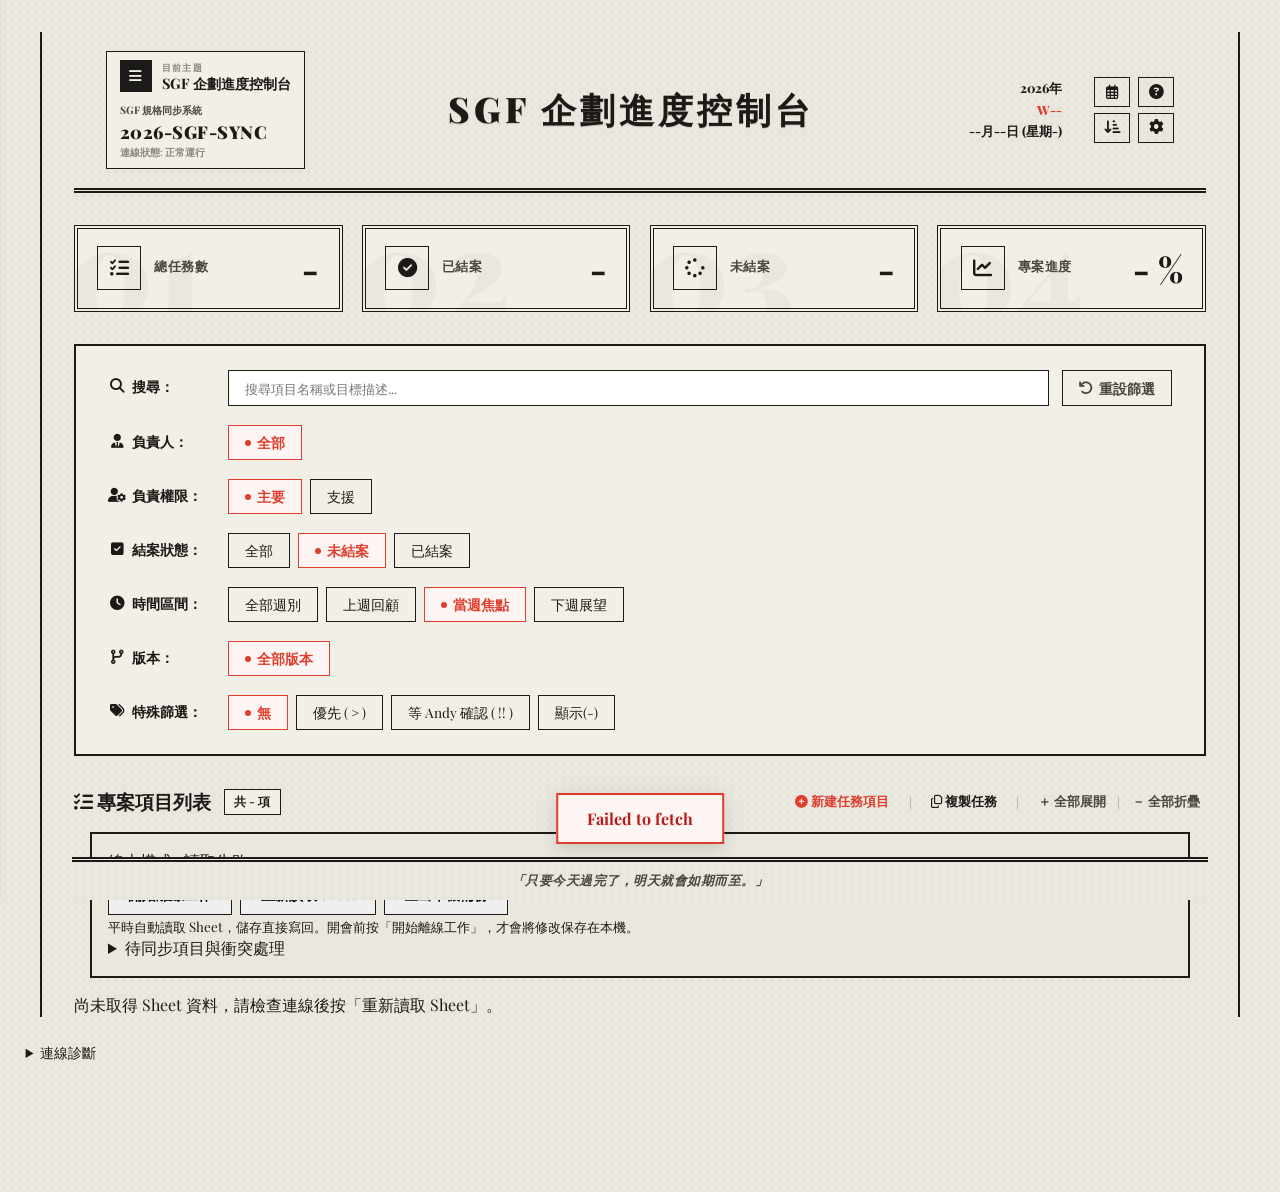
<file: index.html>
<!DOCTYPE html>
<html lang="zh-TW">
<head>
  <meta charset="UTF-8">
  <meta name="viewport" content="width=device-width, initial-scale=1.0">
  <title>SGF 企劃進度控制台</title>
  
  <!-- 導入 Google Fonts 美化字型 -->
  <link rel="preconnect" href="https://fonts.googleapis.com">
  <link rel="preconnect" href="https://fonts.gstatic.com" crossorigin>
  <link href="https://fonts.googleapis.com/css2?family=Inter:wght@300;400;500;600;700;800&family=Outfit:wght@300;400;500;600;700;800;900&family=Playfair+Display:ital,wght@0,700;0,900;1,700&display=swap" rel="stylesheet">
  
  <!-- FontAwesome 圖示 -->
  <link rel="stylesheet" href="https://cdnjs.cloudflare.com/ajax/libs/font-awesome/6.4.0/css/all.min.css">
  
  <!-- 核心報紙風 CSS 樣式 -->
  <link rel="stylesheet" href="style.css?v=1.2.3">
  
  <style>
    /* 鎖死里程碑 Modal 排版，不被任何舊 CSS 快取干擾 */
    #schedule-list-container {
      text-align: left !important;
    }
    
    .milestone-row {
      text-align: left !important;
      width: 100% !important;
      box-sizing: border-box !important;
    }
    
    .milestone-row:hover {
      background: rgba(28, 26, 23, 0.02) !important;
    }
    
    .milestone-row td {
      text-align: left !important;
      border: none !important;
      border-bottom: 1px dashed var(--border-color) !important;
      vertical-align: top !important;
      padding: 0.8rem 0.5rem !important;
    }

    /* 顯示容器：預設單行高，多行自動撐開 */
    .milestone-text-container {
      display: block !important;
      font-size: 0.92rem !important;
      line-height: 1.5 !important;
      white-space: pre-wrap !important;
      word-break: break-word !important;
      text-align: left !important;
      width: 100% !important;
      box-sizing: border-box !important;
    }

    /* 針對 Placeholder 強制設為單行高度，與日期/星期水平切齊 */
    .milestone-placeholder {
      display: inline-block !important;
      text-align: left !important;
      line-height: 1.5 !important;
      vertical-align: top !important;
      opacity: 0.5 !important;
    }
  </style>
</head>
<body data-dashboard-mode="multipage" data-dashboard-key="sgf">
  
  <!-- 背景發光粒子 (Aesthetic elements) -->
  <div class="bg-glow bg-glow-1"></div>
  <div class="bg-glow bg-glow-2"></div>

  <!-- 使用說明視窗 (Help Modal - 全域 fixed) -->
  <div id="help-modal" class="modal">
    <div class="modal-content" style="max-width: 550px; font-family: var(--font-main);">
      <h3 style="margin-top: 0; font-size: 1.25rem; font-weight: 700; border-bottom: 1px solid var(--border-color); padding-bottom: 0.8rem; display: flex; align-items: center; gap: 0.5rem;">
        <i class="fa-solid fa-circle-question" style="color: var(--accent-red);"></i> 控制台使用說明
      </h3>
      <div style="font-size: 0.9rem; line-height: 1.6; color: var(--text-primary); max-height: 380px; overflow-y: auto; padding-right: 0.5rem; text-align: left;">
        <p style="margin-top: 0; font-weight: 700;">歡迎使用 SGF 企劃進度控制台！以下是網頁操作功能說明：</p>
        <ul style="padding-left: 1.2rem; margin-bottom: 1.2rem;">
          <li style="margin-bottom: 0.6rem;">
            <strong>任務編輯</strong>：點擊列表最右側的 <strong>🖊️ 編輯</strong> 按鈕，可拉出右側編輯抽屜。
          </li>
          <li style="margin-bottom: 0.6rem;">
            <strong>名稱與 ID 寫回</strong>：您可以直接在抽屜頂部修改<strong>「專案項目名稱」</strong>，或修改下方<strong>「ID 欄位」</strong>，系統會自動在保存時寫回 Google 試算表對應位置。
          </li>
          <li style="margin-bottom: 0.6rem;">
            <strong>超連結公式防護</strong>：修改專案項目名稱時，Google 試算表 C 欄上的 <strong>HYPERLINK 超連結公式將會被完整保留</strong>，不被覆蓋。
          </li>
          <li style="margin-bottom: 0.6rem;">
            <strong>變更安全防手滑</strong>：若您在抽屜內修改過任何內容，點擊抽屜外部或叉叉離開時，系統會<strong>自動彈出對話框詢問</strong>是否放棄。若要直接離開，可點擊右下角<strong>「放棄修改」</strong>按鈕。
          </li>
          <li style="margin-bottom: 0.6rem;">
            <strong>進度狀態唯讀</strong>：類型、完成度、進度百分比是由 Google 試算表公式自動計算產生的，網頁上為唯讀展示。
          </li>
        </ul>
        
        <p style="margin-top: 1rem; margin-bottom: 0.4rem; font-weight: 700; border-top: 1px dashed var(--border-color); padding-top: 0.8rem; color: var(--accent-red); display: flex; align-items: center; gap: 0.3rem;"><i class="fa-solid fa-key"></i> Google Sheet API 取得與部署步驟：</p>
        <ol style="padding-left: 1.2rem; margin-top: 0; margin-bottom: 1.2rem; font-size: 0.85rem; line-height: 1.5; color: var(--text-secondary);">
          <li style="margin-bottom: 0.4rem;">開啟專案 Google Sheet 試算表 ➡️ 點選選單的<strong>「擴充功能」</strong> ➡️ 選擇<strong>「Apps Script」</strong>。</li>
          <li style="margin-bottom: 0.4rem;">清空原有程式碼，將專案的 <code>google-apps-script.js</code> 全部貼入。</li>
          <li style="margin-bottom: 0.4rem;">點選右上角<strong>「部署」</strong> ➡️ 選擇<strong>「新增部署」</strong>。</li>
          <li style="margin-bottom: 0.4rem;">點擊齒輪圖示，設定類型為<strong>「網頁應用程式」</strong>。</li>
          <li style="margin-bottom: 0.4rem;">設定「執行身分」為<strong>「我 (您的帳號)」</strong>，且「誰有權限存取」設為<strong>「任何人 (Anyone)」</strong> ── <i>這一步非常重要，否則網頁無法存取 API</i>。</li>
          <li style="margin-bottom: 0.4rem;">點擊<strong>「部署」</strong>，並授權權限後，複製畫面上產生的<strong>「網頁應用程式網址 (Web app URL)」</strong>。</li>
          <li style="margin-bottom: 0.4rem;">回到此網頁點點擊右上角 <i class="fa-solid fa-gear"></i> 設定，將該 URL 貼上並儲存即可！密鑰金鑰預設為 <code>SGF_SECURE_TOKEN_2026</code>。</li>
        </ol>

        <div style="background: rgba(28, 26, 23, 0.03); border: 1px dashed var(--border-color); padding: 0.8rem; font-size: 0.85rem; color: var(--text-secondary);">
          <span style="font-weight: 700; color: var(--accent-red);"><i class="fa-solid fa-circle-info"></i> 小提示</span>：
          點擊右上角的 <i class="fa-solid fa-arrows-rotate"></i> 按鈕，即可隨時手動重新載入 Google Sheet 最新的連動公式計算數據。
        </div>
      </div>
      <div class="modal-actions" style="margin-top: 0.5rem;">
        <button id="close-help-btn" class="btn btn-config-gear" style="width: 100%; justify-content: center; font-size: 0.95rem; padding: 0.6rem 0;">我知道了</button>
      </div>
    </div>
  </div>

  <!-- 專案時程里程碑視窗 (Schedule Modal - 全域 fixed) -->
  <div id="schedule-modal" class="modal">
    <div class="modal-content" style="max-width: 650px; width: 92vw; max-height: 85vh; padding: 2.2rem; font-family: var(--font-main); display: flex; flex-direction: column;">
      <!-- 右上角關閉按鈕 -->
      <button id="close-schedule-btn" class="modal-close-btn" title="關閉">&times;</button>
      
      <h3 style="margin-top: 0; font-size: 1.25rem; font-weight: 700; border-bottom: 1px solid var(--border-color); padding-bottom: 0.8rem; display: flex; align-items: center; justify-content: space-between; gap: 0.5rem; flex-shrink: 0;">
        <span style="display: flex; align-items: center; gap: 0.5rem;">
          <i class="fa-regular fa-calendar-days" style="color: var(--accent-red);"></i> 專案時程目標
        </span>
        <!-- 時程篩選選單 -->
        <div style="display: flex; gap: 0.3rem; font-size: 0.85rem; font-weight: 400; align-items: center;">
          <select id="schedule-year-select" style="padding: 0.2rem; font-family: var(--font-main); border: 1px solid var(--border-color); background: transparent;">
            <option value="2026">2026年</option>
            <option value="2027">2027年</option>
          </select>
          <select id="schedule-month-select" style="padding: 0.2rem; font-family: var(--font-main); border: 1px solid var(--border-color); background: transparent;">
            <option value="01">1月</option>
            <option value="02">2月</option>
            <option value="03">3月</option>
            <option value="04">4月</option>
            <option value="05">5月</option>
            <option value="06">6月</option>
            <option value="07">7月</option>
            <option value="08">8月</option>
            <option value="09">9月</option>
            <option value="10">10月</option>
            <option value="11">11月</option>
            <option value="12">12月</option>
          </select>
          <button id="schedule-prev-week-btn" title="上一週" style="display: inline-flex; align-items: center; justify-content: center; width: 24px; height: 24px; padding: 0 !important; border: 1px solid var(--border-color) !important; background: transparent !important; cursor: pointer; margin-left: 0.2rem; box-sizing: border-box; -webkit-appearance: none; appearance: none;">
            <i class="fa-solid fa-chevron-left" style="font-size: 0.75rem; color: var(--text-primary);"></i>
          </button>
          <select id="schedule-week-select" style="padding: 0.2rem; font-family: var(--font-main); border: 1px solid var(--border-color); background: transparent; height: 24px; box-sizing: border-box;">
            <option value="all">整月</option>
          </select>
          <button id="schedule-next-week-btn" title="下一週" style="display: inline-flex; align-items: center; justify-content: center; width: 24px; height: 24px; padding: 0 !important; border: 1px solid var(--border-color) !important; background: transparent !important; cursor: pointer; box-sizing: border-box; -webkit-appearance: none; appearance: none;">
            <i class="fa-solid fa-chevron-right" style="font-size: 0.75rem; color: var(--text-primary);"></i>
          </button>
        </div>
      </h3>

      <!-- 里程碑大事記時間軸列表 -->
      <div id="schedule-list-container" style="max-height: 700px; flex: 1; overflow-y: auto; padding-right: 0.5rem; display: flex; flex-direction: column; gap: 1rem; margin-top: 1rem;">
        <!-- JS 動態生成 -->
      </div>
    </div>
  </div>

  <!-- 專案里程碑目標迷你編輯彈窗 (Mini Modal - 全域 fixed) -->
  <div id="milestone-edit-modal" class="modal" style="z-index: 10800 !important;">
    <div class="modal-content glass-card" style="width: 480px; max-width: 90vw; padding: 2rem;">
      <h3 style="margin-top: 0; font-size: 1.2rem; font-weight: 700; border-bottom: 1px solid var(--border-color); padding-bottom: 0.8rem;">
        <i class="fa-solid fa-pen-to-square" style="color: var(--accent-red);"></i> 修改當日專案目標
      </h3>
      <div id="milestone-edit-date-display" style="font-size: 0.88rem; font-weight: 700; color: var(--text-secondary); margin-bottom: 1rem;">
        編輯日期：--/--/-- (星期-)
      </div>
      <div class="form-group" style="margin-bottom: 0.8rem;">
        <label for="milestone-edit-textarea" style="display: block; margin-bottom: 0.3rem; font-weight: 700;">專案目標（F欄）</label>
        <textarea id="milestone-edit-textarea" rows="4" placeholder="請輸入當日里程碑目標內容...支援 Ctrl + Enter 儲存" style="width: 100%; font-family: var(--font-main); padding: 0.6rem; border: 1px solid var(--border-color); background: transparent; color: var(--text-primary); resize: vertical; box-sizing: border-box;"></textarea>
      </div>
      <div class="form-group" style="margin-bottom: 1.5rem;">
        <label for="milestone-edit-column-h" style="display: block; margin-bottom: 0.3rem; font-weight: 700;">補充內容（H欄）</label>
        <textarea id="milestone-edit-column-h" rows="3" placeholder="請輸入時程 H 欄內容..." style="width: 100%; font-family: var(--font-main); padding: 0.6rem; border: 1px solid var(--border-color); background: transparent; color: var(--text-primary); resize: vertical; box-sizing: border-box;"></textarea>
      </div>
      <div style="display: flex; gap: 1rem; justify-content: flex-end;">
        <button id="cancel-milestone-modal-btn" class="btn" style="background: transparent; border: 1px solid var(--border-color); color: var(--text-secondary); padding: 0.5rem 1.2rem; cursor: pointer; font-weight: 700;">取消</button>
        <button id="save-milestone-modal-btn" class="btn btn-primary" style="padding: 0.5rem 1.5rem; font-weight: 700;">儲存變更</button>
      </div>
    </div>
  </div>

  <div id="setup-modal" class="modal">
    <div class="modal-content glass-card" style="position: relative; width: 450px; max-width: 90vw; padding: 2rem;">
      <!-- 右上角關閉按鈕 -->
      <button id="close-modal-btn" class="modal-close-btn" title="關閉">&times;</button>
      
      <h2><i class="fa-solid fa-gears"></i> 連線 API 設定</h2>
      <p style="font-size: 0.85rem; color: var(--text-secondary); line-height: 1.4; margin-bottom: 1.2rem;">
        需要連接您的 Google Apps Script API 讀取與寫入資料。
      </p>
      
      <div class="input-group">
        <label for="gas-url">Google Apps Script Web App URL</label>
        <input type="text" id="gas-url" placeholder="https://script.google.com/macros/s/.../exec" autocomplete="off">
      </div>
      
      <div class="input-group">
        <label for="api-key">金鑰 (API Key)</label>
        <input type="password" id="api-key" value="SGF_SECURE_TOKEN_2026" placeholder="請輸入您在 Apps Script 設定的金鑰">
      </div>

      <!-- 按鈕組：儲存與取消 -->
      <div class="modal-actions" style="display: flex; gap: 1rem; margin-top: 0.5rem;">
        <button id="save-config-btn" class="btn btn-gouga" style="flex: 1; justify-content: center; font-size: 0.95rem; padding: 0.6rem 0;">儲存並連線</button>
        <button id="cancel-config-btn" class="btn btn-config-gear" style="flex: 1; justify-content: center; font-size: 0.95rem; padding: 0.6rem 0;">取消</button>
      </div>
    </div>
  </div>

  <!-- 報紙實體紙張容器 (Page-like Container) -->
  <main class="page-container theme-view theme-view-sgf">
    <!-- Header (100% 還原讀賣新聞報頭風格) -->
    <header class="app-header">
      <!-- 左側：系統資訊框 (模仿報紙訂閱熱線) -->
      <div class="header-ad-box">
        <button id="theme-toggle-btn" class="theme-toggle-btn" data-theme-toggle type="button" aria-expanded="false" aria-controls="theme-drawer" title="切換追蹤主題">
          <span class="theme-toggle-icon" aria-hidden="true"><i class="fa-solid fa-bars"></i></span>
          <span class="theme-toggle-copy">
            <span class="theme-toggle-label">目前主題</span>
            <strong id="current-theme-label">SGF 企劃進度控制台</strong>
          </span>
        </button>
        <span class="ad-label">SGF 規格同步系統</span>
        <span class="ad-phone">2026-SGF-SYNC</span>
        <span class="ad-url">連線狀態: 正常運行</span>
      </div>
      
      <!-- 中央：巨幅報名標題 -->
      <div class="header-center-title">
        <h1>SGF 企劃進度控制台</h1>
      </div>
    
      <!-- 右側：發行日期與號外按鈕 -->
      <div class="header-right-meta">
        <div class="newspaper-meta-box">
          <span class="meta-val">2026年</span>
          <span class="meta-val" id="meta-current-week">W--</span>
          <span class="meta-val" id="meta-today-date">--月--日 (星期-)</span>
        </div>
        
        <!-- 系統控制按鈕組 (第一行: 日曆、使用說明；第二行: 刷新、設定) -->
        <div class="header-control-grid" style="display: grid; grid-template-columns: repeat(2, auto); gap: 0.35rem 0.5rem; align-items: center;">
          <!-- 第一行 -->
          <button id="schedule-btn" class="btn" title="專案時程里程碑">
            <i class="fa-regular fa-calendar-days"></i>
          </button>
          <button id="help-btn" class="btn" title="使用說明">
            <i class="fa-solid fa-circle-question"></i>
          </button>
          <!-- 第二行 (已改為自動排序試算表並重新載入) -->
          <button id="refresh-btn" class="btn" title="自動排序試算表並重新整理載入最新進度 (manualSortTasks)">
            <i class="fa-solid fa-arrow-down-short-wide"></i>
          </button>
          <button id="config-btn" class="btn" title="設定連線資訊">
            <i class="fa-solid fa-gear"></i>
          </button>
        </div>
      </div>
    </header>

    <main class="dashboard-layout">
      
      <!-- Stats Cards (新聞專欄 Featured Box 風格) -->
      <section class="stats-container">
        <div class="stat-card glass-card">
          <div class="stat-card-left">
            <div class="stat-icon icon-flat"><i class="fa-solid fa-list-check"></i></div>
            <div class="stat-info">
              <h3>總任務數</h3>
            </div>
          </div>
          <p id="stat-total-tasks" class="stat-value">-</p>
        </div>
        <div class="stat-card glass-card">
          <div class="stat-card-left">
            <div class="stat-icon icon-flat"><i class="fa-solid fa-circle-check"></i></div>
            <div class="stat-info">
              <h3>已結案</h3>
            </div>
          </div>
          <p id="stat-completed-tasks" class="stat-value">-</p>
        </div>
        <div class="stat-card glass-card">
          <div class="stat-card-left">
            <div class="stat-icon icon-flat"><i class="fa-solid fa-spinner"></i></div>
            <div class="stat-info">
              <h3>未結案</h3>
            </div>
          </div>
          <p id="stat-pending-tasks" class="stat-value">-</p>
        </div>
        <div class="stat-card glass-card">
          <div class="stat-card-left">
            <div class="stat-icon icon-flat"><i class="fa-solid fa-chart-line"></i></div>
            <div class="stat-info">
              <h3>專案進度</h3>
            </div>
          </div>
          <p id="stat-overall-progress" class="stat-value">- %</p>
        </div>
      </section>

      <!-- 快速篩選列 (Filters) -->
      <section class="filter-bar glass-card">
        <div class="filter-group-vertical">
          <!-- 搜尋 row -->
          <div class="filter-row">
            <div class="filter-label"><i class="fa-solid fa-magnifying-glass fa-fw"></i> 搜尋：</div>
            <div class="filter-content" style="display: flex; gap: 0.8rem; align-items: center; width: 100%;">
              <input type="text" id="search-input" placeholder="搜尋項目名稱或目標描述..." autocomplete="off" style="flex: 1; height: 36px; box-sizing: border-box; margin: 0;">
              <button id="reset-filters-btn" class="btn" style="background: transparent; border: 1px solid var(--border-color); color: var(--text-secondary); height: 36px; padding: 0 1rem; font-weight: 700; display: inline-flex; align-items: center; gap: 0.4rem; cursor: pointer; flex-shrink: 0; transition: all 0.15s ease; box-sizing: border-box; margin: 0;" title="恢復預設篩選條件">
                <i class="fa-solid fa-arrow-rotate-left"></i> 重設篩選
              </button>
            </div>
          </div>
          
          <!-- 負責人 row -->
          <div class="filter-row">
            <div class="filter-label"><i class="fa-solid fa-user-tie fa-fw"></i> 負責人：</div>
            <div class="filter-content">
              <div id="owner-chips" class="chip-container">
                <button class="chip active" data-owner="all">全部</button>
              </div>
            </div>
          </div>
          
          <!-- 負責權限 row -->
          <div class="filter-row">
            <div class="filter-label"><i class="fa-solid fa-user-gear fa-fw"></i> 負責權限：</div>
            <div class="filter-content">
              <div id="role-chips" class="chip-container">
                <button class="chip active" data-role="primary">主要</button>
                <button class="chip" data-role="support">支援</button>
              </div>
            </div>
          </div>
          
          <!-- 結案狀態 row -->
          <div class="filter-row">
            <div class="filter-label"><i class="fa-solid fa-square-check fa-fw"></i> 結案狀態：</div>
            <div class="filter-content">
              <div id="status-chips" class="chip-container">
                <button class="chip" data-status="all">全部</button>
                <button class="chip active" data-status="pending">未結案</button>
                <button class="chip" data-status="completed">已結案</button>
              </div>
            </div>
          </div>

          <!-- 時間區間 row -->
          <div class="filter-row">
            <div class="filter-label"><i class="fa-solid fa-clock fa-fw"></i> 時間區間：</div>
            <div class="filter-content">
              <div id="time-chips" class="chip-container">
                <button class="chip" data-time="all">全部週別</button>
                <button class="chip" data-time="last">上週回顧</button>
                <button class="chip active" data-time="current">當週焦點</button>
                <button class="chip" data-time="next">下週展望</button>
              </div>
            </div>
          </div>

          <!-- 版本篩選 row -->
          <div class="filter-row">
            <div class="filter-label"><i class="fa-solid fa-code-branch fa-fw"></i> 版本：</div>
            <div class="filter-content">
              <div id="version-chips" class="chip-container">
                <button class="chip active" data-version="all">全部版本</button>
              </div>
            </div>
          </div>

          <!-- 特殊篩選 row -->
          <div class="filter-row">
            <div class="filter-label"><i class="fa-solid fa-tags fa-fw"></i> 特殊篩選：</div>
            <div class="filter-content">
              <div id="special-chips" class="chip-container">
                <button class="chip active" data-special="all">無</button>
                <button class="chip" data-special="priority">優先 ( &gt; )</button>
                <button class="chip" data-special="andy">等 Andy 確認 ( !! )</button>
                <button class="chip" data-special="dash">顯示(-)</button>
              </div>
            </div>
          </div>
        </div>
      </section>

      <!-- 任務清單區 -->
      <section class="task-section">
        <div class="task-list-header">
          <div style="display: flex; align-items: center; gap: 0.8rem;">
            <h2><i class="fa-solid fa-list-check"></i> 專案項目列表</h2>
            <span id="filtered-count" class="badge">共 - 項</span>
          </div>
          <!-- 展開與折疊控制器 -->
          <div class="accordion-controls">
            <button id="add-task-btn" class="btn-link-action" style="color: var(--accent-red) !important; font-weight: 700 !important; margin-right: 0.5rem;"><i class="fa-solid fa-circle-plus"></i> 新建任務項目</button>
            <span class="divider-slash" style="margin-right: 0.5rem;">|</span>
            <button id="copy-tasks-btn" class="btn-link-action" style="color: var(--primary) !important; font-weight: 700 !important; margin-right: 0.5rem;"><i class="fa-regular fa-copy"></i> 複製任務</button>
            <span class="divider-slash" style="margin-right: 0.5rem;">|</span>
            <button id="expand-all-btn" class="btn-link-action">＋ 全部展開</button>
            <span class="divider-slash">|</span>
            <button id="collapse-all-btn" class="btn-link-action">－ 全部折疊</button>
          </div>
        </div>
        
        <!-- 鎖定特定分類的專注模式提示欄 -->
        <div id="group-filter-indicator" style="display: none; align-items: center; gap: 0.5rem; margin-bottom: 0.8rem; padding: 0.5rem 0.8rem; background: rgba(183, 28, 28, 0.04); border: 1px dashed var(--accent-red); font-size: 0.88rem; color: var(--accent-red); font-family: var(--font-main); box-sizing: border-box;">
          <i class="fa-solid fa-eye"></i> 正在專注看分類：<strong id="focused-group-name">--</strong>
          <button id="clear-group-filter-btn" class="btn-link-action" style="color: var(--text-secondary) !important; margin-left: auto; font-weight: 700; font-family: var(--font-main); border: none; background: transparent; cursor: pointer; display: inline-flex; align-items: center; gap: 0.3rem; padding: 0 !important; font-size: 0.88rem;"><i class="fa-solid fa-circle-xmark"></i> 取消專注</button>
        </div>

        <div id="task-accordion" class="accordion-container">
          <!-- 動態渲染各組與任務 -->
          <div class="loading-state">
            <i class="fa-solid fa-circle-notch fa-spin"></i> 載入中，請確保已在右上角設定您的 API 網址...
          </div>
        </div>
      </section>

      <!-- 頁尾自然流新聞廢話體 -->
      <footer class="app-footer-bar">
        <p id="footer-nonsense" class="nonsense-quote">「只要你能解決這個問題，這個問題就被解決了。」</p>
      </footer>
    </main>
  </main>

  <!-- 控制台切換選單 -->
  <aside id="theme-drawer" class="theme-drawer" aria-hidden="true">
    <div class="theme-drawer-header">
      <div>
        <span class="theme-drawer-kicker">SGF CONTROL CENTERS</span>
        <h2>選擇控制台</h2>
      </div>
      <button id="theme-drawer-close" class="theme-drawer-close" type="button" aria-label="關閉主題選單">&times;</button>
    </div>
    <p class="theme-drawer-intro">依目前工作內容切換追蹤視角。</p>
    <div id="theme-options" class="theme-options">
      <button class="theme-option active" type="button" data-theme="sgf" data-dashboard-href="index.html">
        <span class="theme-option-icon" aria-hidden="true"><i class="fa-solid fa-clipboard-list"></i></span>
        <span class="theme-option-copy"><strong>SGF 企劃進度控制台</strong><small>企劃任務與週進度</small></span>
        <span class="theme-option-current">目前使用中</span>
      </button>
      <button class="theme-option" type="button" data-theme="theme2" data-dashboard-href="ui-progress.html">
        <span class="theme-option-icon" aria-hidden="true"><i class="fa-solid fa-display"></i></span>
        <span class="theme-option-copy"><strong>SGF 介面進度控制台</strong><small>UI 製作與交付流程</small></span>
        <span class="theme-option-current">目前使用中</span>
      </button>
      <button class="theme-option" type="button" data-theme="theme3" data-dashboard-href="sound-voice-progress.html">
        <span class="theme-option-icon" aria-hidden="true"><i class="fa-solid fa-volume-high"></i></span>
        <span class="theme-option-copy"><strong>SGF 音效語音進度控制台</strong><small>武器音效與語音驗收</small></span>
        <span class="theme-option-current">目前使用中</span>
      </button>
      <button class="theme-option" type="button" data-theme="theme4" data-dashboard-href="icon-progress.html">
        <span class="theme-option-icon" aria-hidden="true"><i class="fa-solid fa-icons"></i></span>
        <span class="theme-option-copy"><strong>SGF Icon 製作進度控制台</strong><small>Icon、圖字與語系驗收</small></span>
        <span class="theme-option-current">目前使用中</span>
      </button>
    </div>
  </aside>
  <div id="theme-drawer-backdrop" class="theme-drawer-backdrop" aria-hidden="true"></div>

  <!-- 側邊編輯抽屜 (Edit Drawer - 全域 fixed) -->
  <div id="edit-drawer" class="drawer">
    <div class="drawer-content glass-card">
      <!-- 編輯抽屜背景復古鉛筆浮水印 -->
      <i class="fa-solid fa-pen drawer-watermark"></i>
      <div class="drawer-header">
        <h3 id="drawer-title-text"><i class="fa-solid fa-pen-to-square"></i> 編輯任務進度</h3>
        <button id="close-drawer-btn" class="btn-close"><i class="fa-solid fa-xmark"></i></button>
      </div>
      <div class="drawer-body">
        <form id="edit-form" class="drawer-two-col">
          <input type="hidden" id="edit-row-num">
          <!-- 左側欄：全年各週焦點 (時間軸) -->
          <div class="drawer-col-left" style="display: flex; flex-direction: column; height: 100%;">
            <!-- 專案項目對稱標籤與篩選器 -->
            <div class="form-group" style="margin-bottom: 0.5rem;">
              <label>進度時間軸</label>
              <div class="timeline-filter-bar" style="display: flex; gap: 0.4rem; margin-top: 0.35rem; height: 32px; align-items: center; box-sizing: border-box;">
                <button type="button" id="btn-timeline-filter-history" class="drawer-tab-btn active" style="font-size: 0.75rem; padding: 0.2rem 0.5rem; margin: 0;">進度歷程</button>
                <button type="button" id="btn-timeline-filter-all" class="drawer-tab-btn" style="font-size: 0.75rem; padding: 0.2rem 0.5rem; margin: 0;">全部歷程</button>
              </div>
            </div>
            <!-- 左側第一條對齊的水平虛線 -->
            <div class="info-divider" style="margin-top: 0.5rem; margin-bottom: 0.5rem;"></div>

            <div id="drawer-timeline-container" class="drawer-timeline-list" style="flex: 1; overflow-y: auto; padding-right: 0.3rem;">
              <!-- JS 動態生成所有週別輸入框 -->
            </div>
          </div>

          <!-- 右側欄：放置基本資訊與各週進度 -->
          <div class="drawer-col-right">
            <!-- 專案項目一整行 -->
            <div class="form-group" style="margin-bottom: 0.5rem;">
              <label>專案項目</label>
              <div style="display: flex; align-items: center; gap: 0.6rem; margin-top: 0.35rem; width: 100%;">
                <input type="checkbox" id="edit-is-done" style="width: 18px; height: 18px; cursor: pointer; margin: 0; flex-shrink: 0;">
                <input type="text" id="edit-task-name" placeholder="輸入專案項目名稱..." autocomplete="off" style="flex: 1; padding: 0.4rem 0.2rem; font-size: 1.15rem; font-weight: 700; border: none; border-bottom: 1px solid var(--border-color); background: transparent; color: var(--text-primary); box-sizing: border-box; font-family: var(--font-main);" title="修改專案項目名稱 (C欄)">
              </div>
            </div>
            <!-- 專案項目下方的水平虛線 -->
            <div class="info-divider" style="margin-top: 0.5rem; margin-bottom: 0.5rem;"></div>

            <!-- 完成度與類型 (唯讀資訊欄 - 對調美化版) -->
            <div id="drawer-readonly-section">
              <div style="display: grid; grid-template-columns: 1.2fr 3fr; gap: 1.5rem; margin-bottom: 0.4rem; align-items: center; width: 100%; box-sizing: border-box;">
                <div class="form-group" style="margin-bottom: 0;">
                  <label style="text-align: left; display: block;">完成度</label>
                  <div id="edit-progress-val" class="static-val-clean" style="font-family: 'Playfair Display', Georgia, serif; font-size: 1.25rem; font-weight: 900; border: none !important; background: transparent !important; padding: 0.2rem 0; text-align: left; justify-content: flex-start; min-height: 30px; display: flex; align-items: center; width: 100%;"></div>
                </div>
                <div class="form-group" style="margin-bottom: 0;">
                  <label style="text-align: left; display: block;">類型</label>
                  <div id="edit-group" class="static-val-clean" style="font-size: 0.88rem; font-weight: 700; color: var(--text-primary); border: none !important; background: transparent !important; padding: 0.2rem 0; word-break: break-word; line-height: 1.3; min-height: 30px; height: auto; display: flex; align-items: center; text-align: left;"></div>
                </div>
              </div>
              <!-- 類型/完成度 下方的水平虛線 -->
              <div class="info-divider" style="margin-top: 0.5rem; margin-bottom: 0.5rem;"></div>
            </div>

            <!-- ID 與 負責人 (可編輯欄位) -->
            <div style="display: grid; grid-template-columns: 1fr 1fr; gap: 1.5rem; margin-bottom: 0.4rem; align-items: end; width: 100%; box-sizing: border-box;">
              <div class="form-group" style="margin-bottom: 0;">
                <label style="text-align: left; display: block;">ID</label>
                <input type="text" id="edit-task-name-input" placeholder="編號" autocomplete="off" class="drawer-flat-input" style="text-align: left; padding-left: 0.2rem !important; height: 32px;">
              </div>
              <div class="form-group" style="margin-bottom: 0;">
                <label style="text-align: left; display: block; padding-left: 0.2rem;">負責人</label>
                <select id="edit-owner-select" class="drawer-flat-select" style="text-align: left; padding-left: 0.2rem !important; height: 32px;">
                  <!-- JS 動態生成選項 -->
                </select>
              </div>
            </div>

            <!-- 支援區塊 (包含上方虛線，可整區被隱藏) -->
            <div id="edit-co-owners-section" style="margin-top: 0.5rem;">
              <!-- 支援與上方的虛線 -->
              <div class="info-divider" style="margin-top: 0; margin-bottom: 0.5rem;"></div>
              
              <div class="form-group" style="margin-bottom: 0.4rem;">
                <!-- 摺疊標題 -->
                <label id="co-owners-toggle-btn" style="text-align: left; display: flex; align-items: center; gap: 0.4rem; cursor: pointer; user-select: none; padding-left: 0.2rem; font-size: 0.85rem;">
                  <span class="toggle-arrow">►</span> 支援
                </label>
                <!-- 摺疊內容 (預設隱藏) -->
                <div id="edit-co-owners-wrapper" style="display: none; margin-top: 0.4rem;">
                  <div id="edit-co-owners-container" class="drawer-checkbox-group">
                    <!-- JS 動態生成核取方塊 -->
                  </div>
                </div>
              </div>
            </div>

            <!-- ID/負責人/支援 下方的水平虛線 -->
            <div class="info-divider" style="margin-top: 0.5rem; margin-bottom: 0.5rem;"></div>

            <!-- 討論串或參考連結 -->
            <div class="form-group" style="margin-bottom: 0.4rem;">
              <label>討論串或參考連結</label>
              <div style="display: flex; gap: 0.5rem; align-items: flex-end; margin-top: 0.15rem; width: 100%;">
                <input type="text" id="edit-task-link" placeholder="輸入討論串或參考連結..." autocomplete="off" class="drawer-flat-input" style="flex: 1; text-align: left; padding-left: 0.2rem !important; height: 32px;">
                <button type="button" id="btn-open-task-link" class="btn-flat-link" title="在新分頁開啟此連結" style="height: 32px; width: 32px; display: flex; align-items: center; justify-content: center;">
                  <i class="fa-solid fa-arrow-up-right-from-square"></i>
                </button>
              </div>
            </div>

            <!-- 討論串下方的水平虛線 -->
            <div class="info-divider" style="margin-top: 0.5rem; margin-bottom: 0.5rem;"></div>

            <!-- 目標 (需要文件) 大文字框移至此處 -->
            <div class="form-group" style="display: flex; flex-direction: column; margin-bottom: 0.6rem; flex-shrink: 0;">
              <label for="edit-detail" style="text-align: left; display: block; margin-bottom: 0.3rem;">目標 (需要文件)</label>
              <textarea id="edit-detail" placeholder="輸入任務備忘錄、詳細需求說明..." style="height: 210px; resize: none; box-sizing: border-box; flex-shrink: 0;"></textarea>
              <div id="edit-detail-links" class="detail-links" hidden aria-live="polite"></div>
            </div>

            <div style="display: flex; gap: 0.8rem; margin-top: 0.8rem; width: 100%; box-sizing: border-box;">
              <button type="submit" id="save-task-btn" class="btn btn-primary" style="flex: 1.3; height: 36px; display: flex; align-items: center; justify-content: center; gap: 0.4rem; margin: 0; font-weight: 700; font-size: 0.9rem;">
                <i class="fa-solid fa-cloud-arrow-up"></i> 儲存變更並同步試算表
              </button>
              <button type="button" id="btn-cancel-edit" class="btn" style="flex: 0.7; height: 36px; background: transparent; border: 1px solid var(--border-color); color: var(--text-secondary); cursor: pointer; transition: all 0.15s ease; font-weight: 700; margin: 0; box-sizing: border-box; display: flex; align-items: center; justify-content: center; font-size: 0.9rem;" title="放棄所有修改並離開">
                放棄修改
              </button>
            </div>
          </div>
        </form>
      </div>
    </div>
  </div>

  <!-- 廢話文學管理彈出視窗 (Nonsense Manager Modal) -->
  <div id="nonsense-modal" class="modal">
    <div class="modal-content glass-card" style="width: 500px; max-width: 92vw; padding: 2rem;">
      <!-- 右上角關閉按鈕 -->
      <button id="close-nonsense-modal-btn" class="modal-close-btn" title="關閉">&times;</button>
      
      <h2><i class="fa-solid fa-feather-pointed"></i> 廢話副刊管理</h2>
      <p style="font-size: 0.82rem; color: var(--text-secondary); line-height: 1.4; margin-bottom: 1rem;">
        您可以自由在此處新增或刪除出現在頁尾的「每日廢話」。句子將被儲存在您的瀏覽器中。
      </p>
      
      <!-- 廢話滾動列表 -->
      <div id="nonsense-list-container" class="nonsense-list-container">
        <!-- JS 動態生成 -->
      </div>
      
      <!-- 新增廢話輸入區 -->
      <div class="nonsense-add-row" style="display: flex; gap: 0.5rem; margin-top: 1rem;">
        <input type="text" id="new-nonsense-input" placeholder="寫句廢話..." autocomplete="off" style="flex: 1; padding: 0.5rem 0.8rem; font-size: 0.85rem; border: 1px solid var(--border-color); border-radius: 0px;">
        <button id="add-nonsense-btn" class="btn btn-primary" style="padding: 0.5rem 1rem; font-size: 0.85rem;">新增</button>
      </div>

      <div style="margin-top: 1.2rem; text-align: right; border-top: 1px dashed var(--border-color); padding-top: 0.8rem;">
        <button id="reset-nonsense-btn" class="btn" style="background: transparent; border: 1px dashed var(--border-color); color: var(--text-secondary); padding: 0.4rem 1rem; font-size: 0.82rem; cursor: pointer;">
          <i class="fa-solid fa-rotate-left"></i> 恢復預設 50 句
        </button>
      </div>
    </div>
  </div>

  <!-- 提示框 (Toast Notification) -->
  <div id="toast" class="toast"></div>

  <!-- 全域核心腳本 -->
  <script src="dashboard-api.js?v=1.0.0"></script>
  <script src="dashboard-shared.js?v=1.3.0"></script>
  <script src="app_v10.js?v=1.5.1"></script>
  <script src="planning-offline.js?v=1.1.0"></script>
  <script src="dashboard-navigation.js?v=1.3.0"></script>
</body>
</html>
</file>
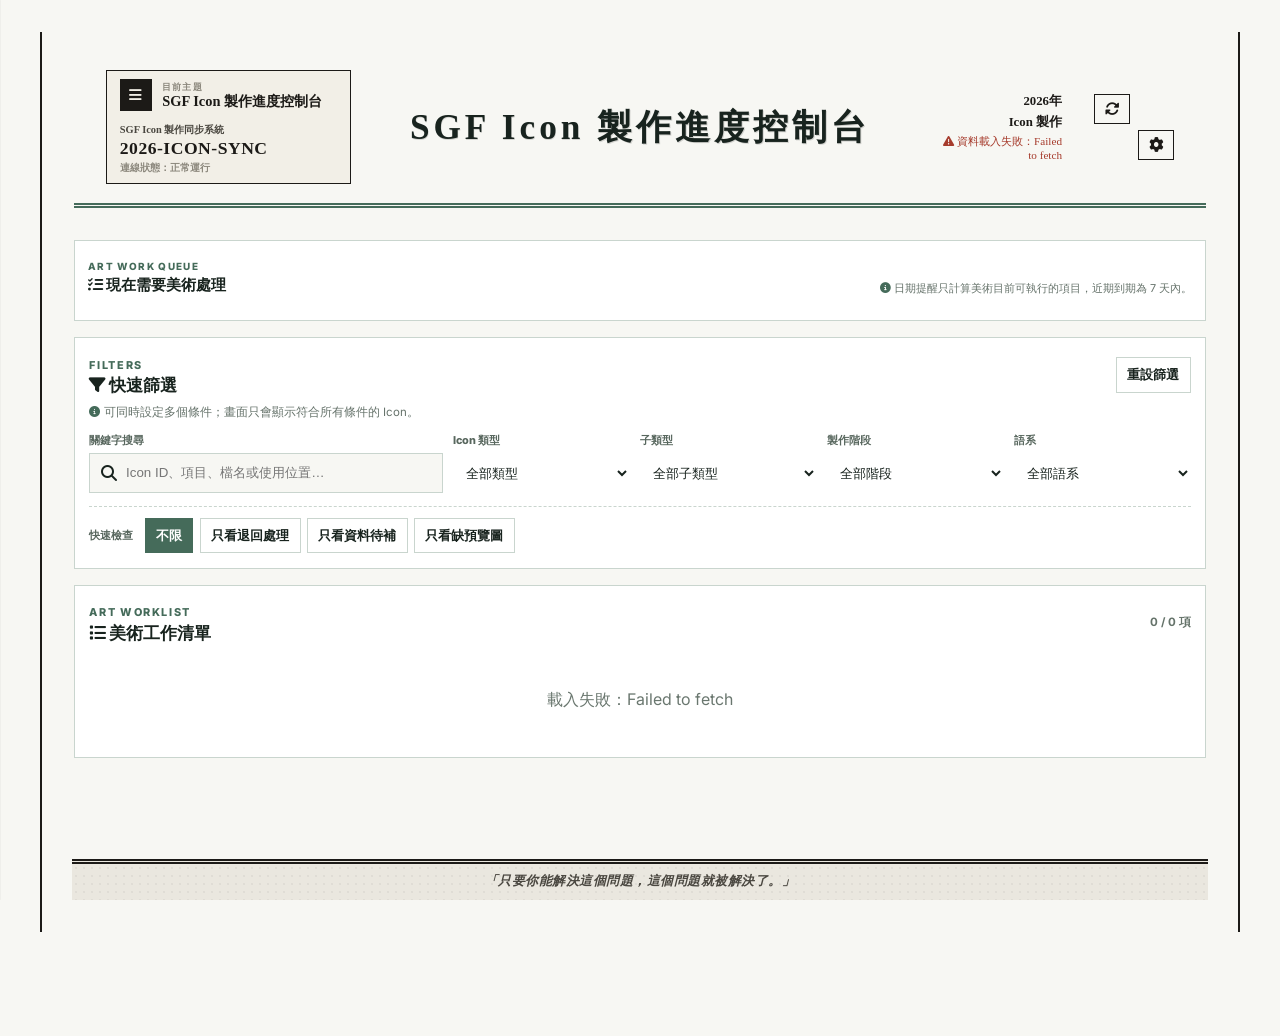
<file: icon-progress.html>
<!DOCTYPE html>
<html lang="zh-Hant">
<head>
  <meta charset="UTF-8">
  <meta name="viewport" content="width=device-width, initial-scale=1.0">
  <title>SGF Icon 製作進度控制台</title>
  <link rel="preconnect" href="https://fonts.googleapis.com">
  <link rel="preconnect" href="https://fonts.gstatic.com" crossorigin>
  <link href="https://fonts.googleapis.com/css2?family=Inter:wght@400;500;600;700;800&family=Outfit:wght@500;600;700;800&display=swap" rel="stylesheet">
  <link rel="stylesheet" href="https://cdnjs.cloudflare.com/ajax/libs/font-awesome/6.4.0/css/all.min.css">
  <link rel="stylesheet" href="style.css?v=1.2.3">
  <link rel="stylesheet" href="icon-progress.css?v=1.4.2">
</head>
<body data-dashboard-mode="multipage" data-dashboard-key="theme4">
  <main id="theme-view-theme4" class="page-container icon-page theme-view theme-view-demo theme4-view">
    <header class="app-header unified-dashboard-header icon-header">
      <div class="header-ad-box"><button class="theme-toggle-btn demo-theme-toggle" data-theme-toggle type="button" aria-expanded="false" aria-controls="theme-drawer" title="切換追蹤主題"><span class="theme-toggle-icon"><i class="fa-solid fa-bars"></i></span><span class="theme-toggle-copy"><span class="theme-toggle-label">目前主題</span><strong>SGF Icon 製作進度控制台</strong></span></button><span class="ad-label">SGF Icon 製作同步系統</span><span class="ad-phone">2026-ICON-SYNC</span><span class="ad-url">連線狀態：正常運行</span></div>
      <div class="header-center-title"><h1>SGF Icon 製作進度控制台</h1></div>
      <div class="header-right-meta unified-header-meta"><div class="newspaper-meta-box"><span class="meta-val">2026年</span><span class="meta-val">Icon 製作</span><span id="icon-api-status" class="meta-val icon-api-status is-loading"><i class="fa-solid fa-circle-notch fa-spin"></i> 資料載入中</span></div><div class="header-control-grid unified-header-control-grid"><button id="icon-refresh-btn" class="btn" type="button" title="重新整理" aria-label="重新整理"><i class="fa-solid fa-rotate"></i></button><button class="btn header-control-placeholder" type="button" tabindex="-1" aria-hidden="true"><i class="fa-solid fa-circle-question"></i></button><button class="btn header-control-placeholder" type="button" tabindex="-1" aria-hidden="true"><i class="fa-solid fa-arrow-down-short-wide"></i></button><button id="icon-config-btn" class="btn" type="button" title="API 設定" aria-label="API 設定"><i class="fa-solid fa-gear"></i></button></div></div>
    </header>

    <section class="icon-stage-filter-panel" aria-labelledby="icon-stage-filter-title">
      <div class="icon-stage-filter-heading"><div><span>ART WORK QUEUE</span><h2 id="icon-stage-filter-title"><i class="fa-solid fa-list-check"></i> 現在需要美術處理</h2></div><p><i class="fa-solid fa-circle-info"></i> 日期提醒只計算美術目前可執行的項目，近期到期為 7 天內。</p></div>
      <div id="icon-stats" class="icon-stats" aria-label="美術工作摘要與快速篩選"></div>
    </section>
    <section class="icon-filter-panel">
      <div class="icon-section-head"><div><span>FILTERS</span><h2><i class="fa-solid fa-filter"></i> 快速篩選</h2></div><button id="icon-reset-btn" type="button">重設篩選</button></div>
      <p class="icon-filter-help"><i class="fa-solid fa-circle-info"></i> 可同時設定多個條件；畫面只會顯示符合所有條件的 Icon。</p>
      <div class="icon-filter-grid">
        <label class="icon-filter-field icon-filter-search"><span>關鍵字搜尋</span><span class="icon-search"><i class="fa-solid fa-magnifying-glass"></i><input id="icon-search-input" type="search" placeholder="Icon ID、項目、檔名或使用位置…"></span></label>
        <label class="icon-filter-field"><span>Icon 類型</span><select id="icon-type-filter"><option value="all">全部類型</option></select></label>
        <label class="icon-filter-field"><span>子類型</span><select id="icon-subtype-filter"><option value="all">全部子類型</option></select></label>
        <label class="icon-filter-field"><span>製作階段</span><select id="icon-stage-filter"><option value="all">全部階段</option></select></label>
        <label class="icon-filter-field"><span>語系</span><select id="icon-locale-filter"><option value="all">全部語系</option></select></label>
      </div>
      <div class="icon-quick-filter-row"><span class="icon-quick-filter-label">快速檢查</span><div id="icon-special-filters" class="icon-special-filters"><button class="active" data-filter="all" type="button">不限</button><button data-filter="returned" type="button">只看退回處理</button><button data-filter="missing" type="button">只看資料待補</button><button data-filter="no-preview" type="button">只看缺預覽圖</button></div></div>
    </section>

    <section class="icon-content-panel">
      <div class="icon-section-head"><div><span>ART WORKLIST</span><h2><i class="fa-solid fa-list"></i> 美術工作清單</h2></div><b id="icon-result-count">0 / 0 項</b></div>
      <div id="icon-groups" class="icon-groups"><div class="icon-empty">資料載入中…</div></div>
    </section>
    <footer class="app-footer-bar shared-dashboard-footer"><p class="nonsense-quote">「只要你能解決這個問題，這個問題就被解決了。」</p></footer>
  </main>

  <div id="icon-detail-modal" class="icon-modal" aria-hidden="true"><div class="icon-dialog" role="dialog" aria-modal="true" aria-labelledby="icon-detail-title"><header><div><span>ICON DETAIL</span><h2 id="icon-detail-title">Icon 詳情</h2></div><button id="icon-detail-close" type="button" aria-label="關閉">&times;</button></header><div id="icon-detail-body"></div></div></div>
  <div id="icon-config-modal" class="icon-modal" aria-hidden="true"><div class="icon-dialog icon-config-dialog" role="dialog" aria-modal="true" aria-labelledby="icon-config-title"><header><div><span>DATA SOURCE</span><h2 id="icon-config-title">Icon API 設定</h2></div><button id="icon-config-close" type="button" aria-label="關閉">&times;</button></header><form id="icon-config-form"><label>Apps Script /exec URL<input id="icon-api-url" type="url" placeholder="https://script.google.com/macros/s/.../exec"></label><label>API Key<input id="icon-api-key" type="password" autocomplete="off"></label><p>API 讀取單一分頁 <b>SGF_ICON_DataBase</b>，並以「群組」串連語系版本。</p><div><button type="button" id="icon-config-cancel">取消</button><button type="submit">儲存並重新載入</button></div></form></div></div>

  <aside id="theme-drawer" class="theme-drawer" aria-hidden="true"><div class="theme-drawer-header"><div><span class="theme-drawer-kicker">SGF CONTROL CENTERS</span><h2>選擇控制台</h2></div><button id="theme-drawer-close" class="theme-drawer-close" type="button" aria-label="關閉主題選單">&times;</button></div><p class="theme-drawer-intro">依目前工作內容切換追蹤視角。</p><div id="theme-options" class="theme-options"><button class="theme-option" type="button" data-theme="sgf" data-dashboard-href="index.html"><span class="theme-option-icon"><i class="fa-solid fa-clipboard-list"></i></span><span class="theme-option-copy"><strong>SGF 企劃進度控制台</strong><small>企劃任務與週進度</small></span><span class="theme-option-current">目前使用中</span></button><button class="theme-option" type="button" data-theme="theme2" data-dashboard-href="ui-progress.html"><span class="theme-option-icon"><i class="fa-solid fa-display"></i></span><span class="theme-option-copy"><strong>SGF 介面進度控制台</strong><small>UI 製作與交付流程</small></span><span class="theme-option-current">目前使用中</span></button><button class="theme-option" type="button" data-theme="theme3" data-dashboard-href="sound-voice-progress.html"><span class="theme-option-icon"><i class="fa-solid fa-volume-high"></i></span><span class="theme-option-copy"><strong>SGF 音效語音進度控制台</strong><small>武器音效與語音驗收</small></span><span class="theme-option-current">目前使用中</span></button><button class="theme-option active" type="button" data-theme="theme4" data-dashboard-href="icon-progress.html"><span class="theme-option-icon"><i class="fa-solid fa-icons"></i></span><span class="theme-option-copy"><strong>SGF Icon 製作進度控制台</strong><small>Icon、圖字與語系驗收</small></span><span class="theme-option-current">目前使用中</span></button></div></aside>
  <div id="theme-drawer-backdrop" class="theme-drawer-backdrop" aria-hidden="true"></div><div id="toast" class="toast"></div>
  <script src="dashboard-shared.js?v=1.3.0"></script><script src="icon-progress.js?v=2.2.1"></script><script src="dashboard-navigation.js?v=1.3.0"></script>
</body>
</html>
</file>
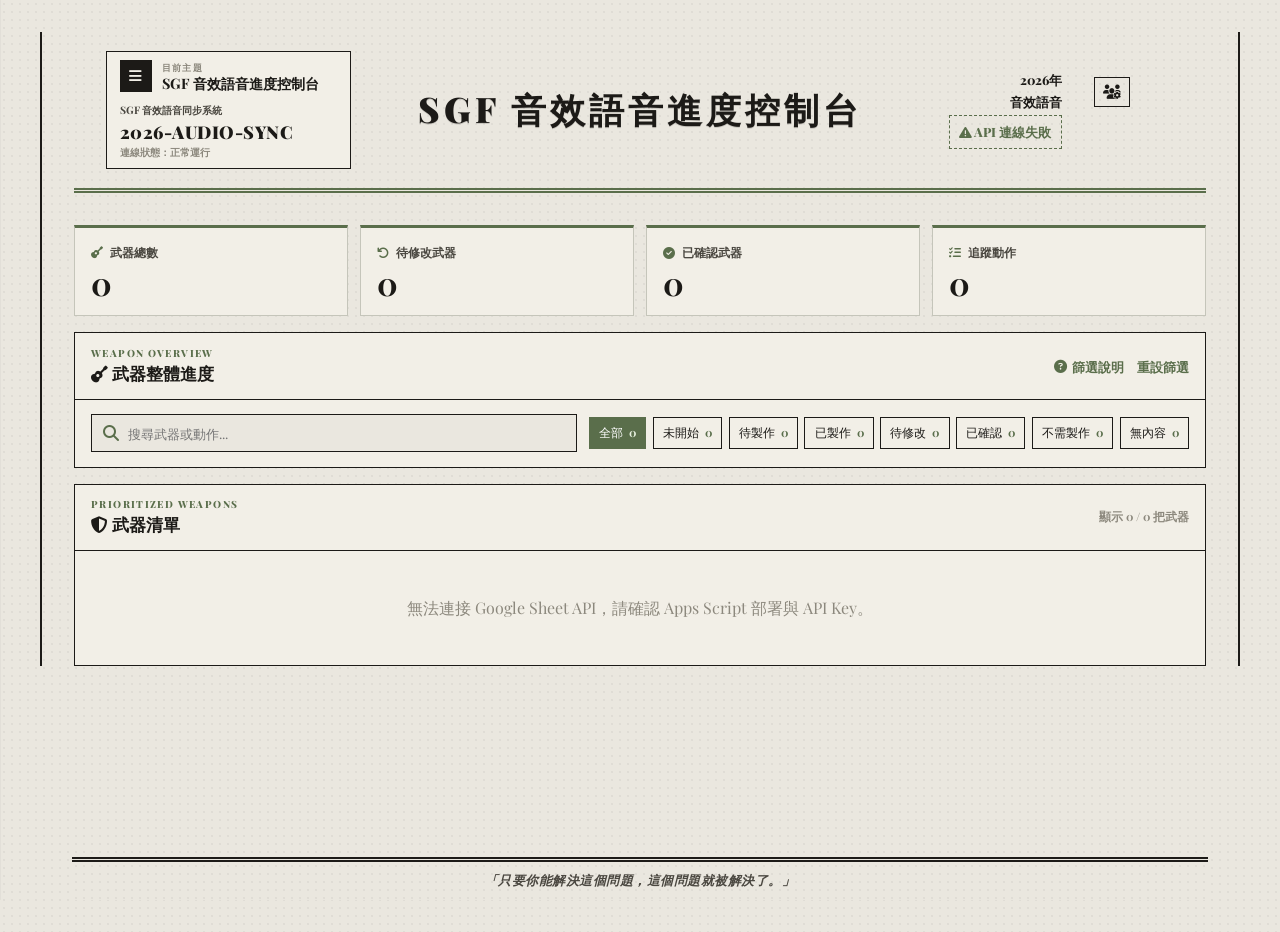
<file: sound-voice-progress.html>
<!DOCTYPE html>
<html lang="zh-TW">
<head>
  <meta charset="UTF-8">
  <meta name="viewport" content="width=device-width, initial-scale=1.0">
  <title>SGF 音效語音進度控制台</title>
  <link rel="preconnect" href="https://fonts.googleapis.com">
  <link rel="preconnect" href="https://fonts.gstatic.com" crossorigin>
  <link href="https://fonts.googleapis.com/css2?family=Inter:wght@300;400;500;600;700;800&family=Outfit:wght@300;400;500;600;700;800;900&family=Playfair+Display:ital,wght@0,700;0,900;1,700&display=swap" rel="stylesheet">
  <link rel="stylesheet" href="https://cdnjs.cloudflare.com/ajax/libs/font-awesome/6.4.0/css/all.min.css">
  <link rel="stylesheet" href="style.css?v=1.2.3">
  <link rel="stylesheet" href="sound-voice-progress.css?v=1.3.0">
</head>
<body data-dashboard-mode="multipage" data-dashboard-key="theme3">
  <main id="theme-view-theme3" class="page-container theme-view theme-view-demo theme3-view">
    <header class="app-header unified-dashboard-header theme3-app-header">
      <div class="header-ad-box"><button class="theme-toggle-btn demo-theme-toggle" data-theme-toggle type="button" aria-expanded="false" aria-controls="theme-drawer" title="切換追蹤主題"><span class="theme-toggle-icon"><i class="fa-solid fa-bars"></i></span><span class="theme-toggle-copy"><span class="theme-toggle-label">目前主題</span><strong>SGF 音效語音進度控制台</strong></span></button><span class="ad-label">SGF 音效語音同步系統</span><span class="ad-phone">2026-AUDIO-SYNC</span><span class="ad-url">連線狀態：正常運行</span></div>
      <div class="header-center-title"><h1>SGF 音效語音進度控制台</h1></div>
      <div class="header-right-meta unified-header-meta"><div class="newspaper-meta-box"><span class="meta-val">2026年</span><span class="meta-val">音效語音</span><span id="theme3-api-status" class="meta-val demo-theme-status"><i class="fa-solid fa-circle-notch fa-spin"></i> 資料載入中</span></div><div class="header-control-grid unified-header-control-grid"><button id="theme3-sync-voice-btn" class="btn" type="button" title="同步角色語音項目" aria-label="同步角色語音項目"><i class="fa-solid fa-users-gear"></i></button><button class="btn header-control-placeholder" type="button" tabindex="-1" aria-hidden="true"><i class="fa-solid fa-circle-question"></i></button><button class="btn header-control-placeholder" type="button" tabindex="-1" aria-hidden="true"><i class="fa-solid fa-arrow-down-short-wide"></i></button><button class="btn header-control-placeholder" type="button" tabindex="-1" aria-hidden="true"><i class="fa-solid fa-gear"></i></button></div></div>
    </header>
    <main class="theme3-dashboard-layout">
      <section id="theme3-stats" class="theme3-stats-grid" aria-label="武器進度摘要"></section>
      <section class="theme3-filter-panel">
        <div class="demo-section-heading"><div><span class="theme3-kicker">WEAPON OVERVIEW</span><h2><i class="fa-solid fa-guitar"></i> 武器整體進度</h2></div><div class="theme3-filter-actions"><button id="theme3-status-help-btn" class="theme3-status-help-btn" type="button" aria-haspopup="dialog"><i class="fa-solid fa-circle-question"></i> 篩選說明</button><button id="theme3-reset-btn" type="button">重設篩選</button></div></div>
        <div class="theme3-filter-body"><label class="theme3-search"><i class="fa-solid fa-magnifying-glass"></i><input id="theme3-search-input" type="search" placeholder="搜尋武器或動作..." autocomplete="off"></label><div id="theme3-status-chips" class="theme3-status-chips" aria-label="依狀態篩選"></div></div>
      </section>
      <section class="theme3-content-panel"><div class="demo-section-heading"><div><span class="theme3-kicker">PRIORITIZED WEAPONS</span><h2><i class="fa-solid fa-shield-halved"></i> 武器清單</h2></div><span id="theme3-result-count" class="theme3-muted"></span></div><div id="theme3-weapon-grid" class="theme3-weapon-grid"></div></section>
      <section id="theme3-detail-panel" class="theme3-detail-panel" hidden aria-live="polite"></section>
    </main>
    <footer class="app-footer-bar shared-dashboard-footer"><p class="nonsense-quote">「只要你能解決這個問題，這個問題就被解決了。」</p></footer>
    <div id="theme3-action-modal" class="theme3-action-modal" aria-hidden="true">
      <div class="theme3-action-dialog" role="dialog" aria-modal="true" aria-labelledby="theme3-action-modal-title">
        <div class="theme3-action-dialog-header"><div><span class="theme3-kicker">COMMAND DISCUSSION</span><h2 id="theme3-action-modal-title">指令討論</h2></div><button id="theme3-action-close" type="button" aria-label="關閉指令編輯視窗">&times;</button></div>
        <div class="theme3-action-type-tabs" role="tablist" aria-label="切換音效或語音編輯"><button data-theme3-editor-type="sound" type="button" role="tab"><i class="fa-solid fa-volume-high"></i> 音效</button><button data-theme3-editor-type="voice" type="button" role="tab"><i class="fa-solid fa-microphone-lines"></i> 語音</button></div>
        <div class="theme3-action-scroll-content">
          <div class="theme3-action-editor-grid"><label id="theme3-edit-sound-field">音效狀態<select id="theme3-edit-sound-status"></select></label></div>
          <div id="theme3-voice-editor-row" class="theme3-voice-editor-row" hidden><label id="theme3-edit-voice-character-field">語音角色<select id="theme3-edit-voice-character"></select></label><label id="theme3-edit-voice-field">語音狀態<select id="theme3-edit-voice-status"></select></label></div>
          <section class="theme3-discussion-section"><div><span class="theme3-kicker">DISCUSSION HISTORY</span><h3>討論紀錄</h3></div><div id="theme3-discussion-list" class="theme3-discussion-list"></div></section>
        </div>
        <div class="theme3-discussion-composer"><label>新增討論<textarea id="theme3-new-discussion" rows="2" placeholder="記錄本次討論、反饋或下一步..."></textarea></label></div>
        <div class="theme3-action-modal-actions"><label class="theme3-discussion-author-field">留言人<input id="theme3-discussion-author" type="text" placeholder="姓名" autocomplete="name"></label><button id="theme3-action-cancel" class="btn" type="button">取消</button><button id="theme3-action-save" class="btn" type="button">儲存全部變更</button></div>
      </div>
    </div>
    <div id="theme3-status-help-modal" class="theme3-status-help-modal" aria-hidden="true">
      <div class="theme3-status-help-dialog" role="dialog" aria-modal="true" aria-labelledby="theme3-status-help-title">
        <div class="theme2-detail-dialog-header"><div><span class="theme3-kicker">STATUS DEFINITIONS</span><h2 id="theme3-status-help-title">音效語音狀態定義</h2></div><button id="theme3-status-help-close" type="button" aria-label="關閉狀態定義">&times;</button></div>
        <div class="theme3-help-intro"><p><b>篩選範圍：</b>以武器彙整音效與語音的目前狀態；點選武器可查看各動作與角色的明細。</p><p><b>完成度：</b>目前以「已確認」計入完成；不需製作不列入需要完成的項目。</p></div>
        <div class="theme3-status-definition-list"><article><b>01・不需製作</b><p>該項目不需製作，不納入需完成項目。</p></article><article><b>02・未開始</b><p>項目仍在待機，尚未進入製作安排。</p></article><article><b>03・待製作</b><p>企劃已可進行，可交由製作處理。</p></article><article><b>04・已製作</b><p>企劃已完成項目，等待製作人驗證。</p></article><article><b>05・待修改</b><p>製作人驗證後提供反饋，需回修處理。</p></article><article><b>06・已確認</b><p>已通過製作人確認，為最終完成階段。</p></article><article><b>07・無內容</b><p>找不到對應武器分頁或可讀取的動作資料，需補齊來源資料。</p></article></div>
      </div>
    </div>
  </main>
  <aside id="theme-drawer" class="theme-drawer" aria-hidden="true">
    <div class="theme-drawer-header"><div><span class="theme-drawer-kicker">SGF CONTROL CENTERS</span><h2>選擇控制台</h2></div><button id="theme-drawer-close" class="theme-drawer-close" type="button" aria-label="關閉主題選單">&times;</button></div>
    <p class="theme-drawer-intro">依目前工作內容切換追蹤視角。</p>
    <div id="theme-options" class="theme-options">
      <button class="theme-option" type="button" data-theme="sgf" data-dashboard-href="index.html"><span class="theme-option-icon"><i class="fa-solid fa-clipboard-list"></i></span><span class="theme-option-copy"><strong>SGF 企劃進度控制台</strong><small>企劃任務與週進度</small></span><span class="theme-option-current">目前使用中</span></button>
      <button class="theme-option" type="button" data-theme="theme2" data-dashboard-href="ui-progress.html"><span class="theme-option-icon"><i class="fa-solid fa-display"></i></span><span class="theme-option-copy"><strong>SGF 介面進度控制台</strong><small>UI 製作與交付流程</small></span><span class="theme-option-current">目前使用中</span></button>
      <button class="theme-option active" type="button" data-theme="theme3" data-dashboard-href="sound-voice-progress.html"><span class="theme-option-icon"><i class="fa-solid fa-volume-high"></i></span><span class="theme-option-copy"><strong>SGF 音效語音進度控制台</strong><small>武器音效與語音驗收</small></span><span class="theme-option-current">目前使用中</span></button>
      <button class="theme-option" type="button" data-theme="theme4" data-dashboard-href="icon-progress.html"><span class="theme-option-icon"><i class="fa-solid fa-icons"></i></span><span class="theme-option-copy"><strong>SGF Icon 製作進度控制台</strong><small>Icon、圖字與語系驗收</small></span><span class="theme-option-current">目前使用中</span></button>
    </div>
  </aside>
  <div id="theme-drawer-backdrop" class="theme-drawer-backdrop" aria-hidden="true"></div>
  <div id="toast" class="toast"></div>
  <script src="dashboard-shared.js?v=1.3.0"></script>
  <script src="sound-voice-progress.js?v=1.5.1"></script>
  <script src="dashboard-navigation.js?v=1.3.0"></script>
</body>
</html>
</file>
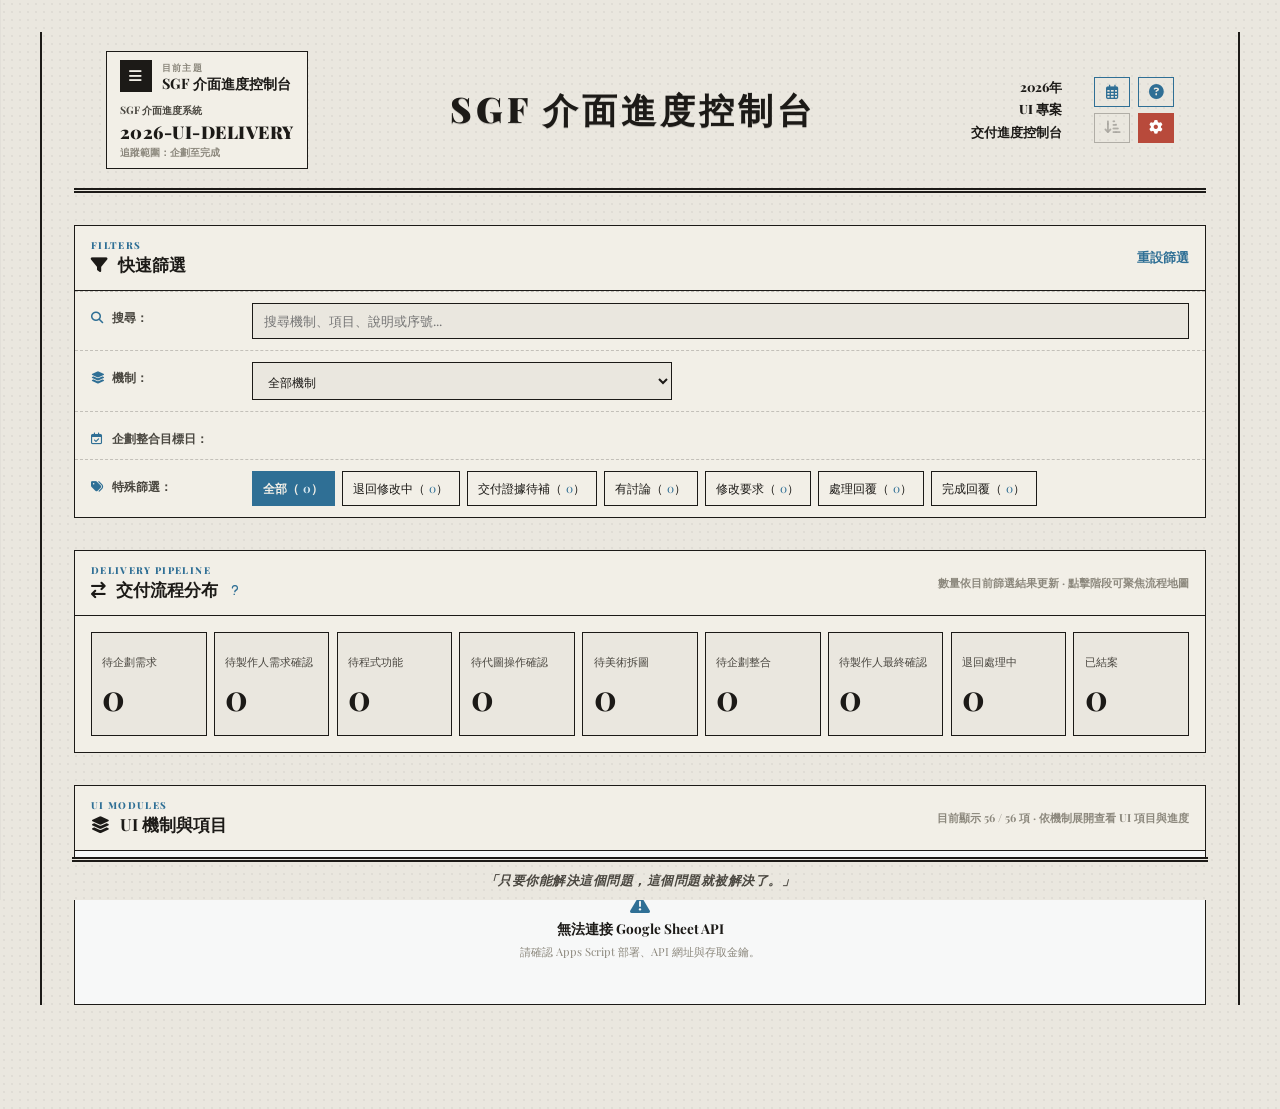
<file: ui-progress.html>
<!DOCTYPE html>
<html lang="zh-TW">
<head>
  <meta charset="UTF-8">
  <meta name="viewport" content="width=device-width, initial-scale=1.0">
  <title>SGF 介面進度控制台</title>
  <link rel="preconnect" href="https://fonts.googleapis.com">
  <link rel="preconnect" href="https://fonts.gstatic.com" crossorigin>
  <link href="https://fonts.googleapis.com/css2?family=Inter:wght@300;400;500;600;700;800&family=Outfit:wght@300;400;500;600;700;800;900&family=Playfair+Display:ital,wght@0,700;0,900;1,700&display=swap" rel="stylesheet">
  <link rel="stylesheet" href="https://cdnjs.cloudflare.com/ajax/libs/font-awesome/6.4.0/css/all.min.css">
  <link rel="stylesheet" href="style.css?v=1.2.3">
  <link rel="stylesheet" href="ui-progress.css?v=2.1.0">
</head>
<body data-dashboard-mode="multipage" data-dashboard-key="theme2">
  <main id="theme-view-theme2" class="page-container theme-view theme-view-demo theme2-view">
    <header class="app-header theme2-app-header">
      <div class="header-ad-box">
        <button class="theme-toggle-btn demo-theme-toggle" data-theme-toggle type="button" aria-expanded="false" aria-controls="theme-drawer" title="切換追蹤主題"><span class="theme-toggle-icon"><i class="fa-solid fa-bars"></i></span><span class="theme-toggle-copy"><span class="theme-toggle-label">目前主題</span><strong>SGF 介面進度控制台</strong></span></button>
        <span class="ad-label">SGF 介面進度系統</span>
        <span class="ad-phone">2026-UI-DELIVERY</span>
        <span class="ad-url">追蹤範圍：企劃至完成</span>
      </div>
      <div class="header-center-title"><h1>SGF 介面進度控制台</h1></div>
      <div class="header-right-meta theme2-header-meta">
        <div class="newspaper-meta-box"><span class="meta-val">2026年</span><span class="meta-val">UI 專案</span><span class="meta-val">交付進度控制台</span></div>
        <div class="header-control-grid theme2-header-control-grid">
          <button id="theme2-schedule-btn" class="btn" type="button" title="依企劃整合目標日篩選"><i class="fa-regular fa-calendar-days"></i></button>
          <button id="theme2-help-btn" class="btn" type="button" title="主題二使用說明"><i class="fa-solid fa-circle-question"></i></button>
          <button id="theme2-sort-btn" class="btn theme2-placeholder-control" type="button" title="功能尚未設定" disabled><i class="fa-solid fa-arrow-down-short-wide"></i></button>
          <button id="theme2-config-btn" class="btn demo-theme-status theme2-api-status is-loading" type="button" aria-live="polite" aria-label="主題二 API 設定，資料載入中" title="主題二 API 設定・資料載入中"><i class="fa-solid fa-gear"></i><span class="theme2-api-status-label">資料載入中</span></button>
        </div>
      </div>
    </header>
    <main class="dashboard-layout theme2-dashboard-layout">
      <section class="theme2-filter-panel">
        <div class="demo-section-heading"><div><span class="theme2-kicker">FILTERS</span><h2><i class="fa-solid fa-filter"></i> 快速篩選</h2></div><button class="demo-reset-btn" type="button">重設篩選</button></div>
        <div class="theme2-filter-row"><div class="theme2-filter-label"><i class="fa-solid fa-magnifying-glass"></i> 搜尋：</div><div class="theme2-filter-content theme2-search-content"><input id="theme2-search-input" type="search" placeholder="搜尋機制、項目、說明或序號..." /></div></div>
        <div class="theme2-filter-row"><div class="theme2-filter-label"><label for="theme2-category-filter"><i class="fa-solid fa-layer-group"></i> 機制：</label></div><div class="theme2-filter-content theme2-category-select-content"><select id="theme2-category-filter" aria-label="依機制篩選"><option value="全部功能分類">全部機制</option></select></div></div>
        <div class="theme2-filter-row"><div class="theme2-filter-label"><i class="fa-regular fa-calendar-check"></i> 企劃整合目標日：</div><div id="theme2-expected-date-chips" class="theme2-filter-content"></div></div>
        <div class="theme2-filter-row"><div class="theme2-filter-label"><i class="fa-solid fa-tags"></i> 特殊篩選：</div><div class="theme2-filter-content theme2-filter-chips"><button class="theme2-filter-chip active" data-theme2-filter="all" type="button">全部（<b data-theme2-count="all">0</b>）</button><button class="theme2-filter-chip" data-theme2-filter="returned" type="button">退回修改中（<b data-theme2-count="returned">0</b>）</button><button class="theme2-filter-chip" data-theme2-filter="evidence" type="button">交付證據待補（<b data-theme2-count="evidence">0</b>）</button><button class="theme2-filter-chip" data-theme2-filter="discussion-any" type="button">有討論（<b data-theme2-count="discussion-any">0</b>）</button><button class="theme2-filter-chip" data-theme2-filter="discussion-revision" type="button">修改要求（<b data-theme2-count="discussion-revision">0</b>）</button><button class="theme2-filter-chip" data-theme2-filter="discussion-reply" type="button">處理回覆（<b data-theme2-count="discussion-reply">0</b>）</button><button class="theme2-filter-chip" data-theme2-filter="discussion-complete" type="button">完成回覆（<b data-theme2-count="discussion-complete">0</b>）</button></div></div>
        <select id="theme2-expected-date-filter" hidden><option value="all">全部時間</option></select><select id="theme2-stage-filter" hidden><option>全部階段</option></select>
      </section>
      <section class="theme2-pipeline-panel">
        <div class="demo-section-heading"><div><span class="theme2-kicker">DELIVERY PIPELINE</span><h2><i class="fa-solid fa-arrow-right-arrow-left"></i> 交付流程分布 <button id="theme2-stage-help-btn" class="stage-help-btn" type="button" aria-label="查看交付階段定義" data-tooltip="查看各階段完成定義"><i class="fa-solid fa-question"></i></button></h2></div><span class="theme2-muted">數量依目前篩選結果更新 · 點擊階段可聚焦流程地圖</span></div>
        <div class="theme2-pipeline"><button data-theme2-stage="planning"><span>待企劃需求</span><strong>0</strong></button><i>→</i><button data-theme2-stage="requirementApproval"><span>待製作人需求確認</span><strong>0</strong></button><i>→</i><button data-theme2-stage="function"><span>待程式功能</span><strong>0</strong></button><i>→</i><button data-theme2-stage="placeholder"><span>待代圖操作確認</span><strong>0</strong></button><i>→</i><button data-theme2-stage="art"><span>待美術拆圖</span><strong>0</strong></button><i>→</i><button data-theme2-stage="integration"><span>待企劃整合</span><strong>0</strong></button><i>→</i><button data-theme2-stage="final"><span>待製作人最終確認</span><strong>0</strong></button><i>→</i><button data-theme2-stage="returned"><span>退回處理中</span><strong>0</strong></button><i>→</i><button data-theme2-stage="completed"><span>已結案</span><strong>0</strong></button></div>
      </section>
      <section class="theme2-module-panel"><div class="demo-section-heading"><div><span class="theme2-kicker">UI MODULES</span><h2><i class="fa-solid fa-layer-group"></i> UI 機制與項目</h2></div><span class="theme2-muted"><b id="theme2-flow-count">目前顯示 56 / 56 項</b> · 依機制展開查看 UI 項目與進度</span></div><div id="theme2-flow-map" class="theme2-flow-map"></div></section>
    </main>
    <footer class="app-footer-bar shared-dashboard-footer"><p class="nonsense-quote">「只要你能解決這個問題，這個問題就被解決了。」</p></footer>
    <div id="theme2-detail-modal" class="theme2-detail-modal" aria-hidden="true"><div class="theme2-detail-dialog" role="dialog" aria-modal="true" aria-labelledby="theme2-detail-modal-heading"><div class="theme2-detail-dialog-header"><h2 id="theme2-detail-modal-heading">項目詳情</h2><button id="theme2-detail-close" type="button" aria-label="關閉項目詳情">&times;</button></div><div id="theme2-detail-modal-body"></div></div></div>
    <div id="theme2-stage-help-modal" class="theme2-stage-help-modal" aria-hidden="true">
      <div class="theme2-stage-help-dialog" role="dialog" aria-modal="true" aria-labelledby="theme2-stage-help-title">
        <div class="theme2-detail-dialog-header"><div><span class="theme2-kicker">DELIVERY DEFINITIONS</span><h2 id="theme2-stage-help-title">交付階段定義</h2></div><button id="theme2-stage-help-close" type="button" aria-label="關閉階段定義">&times;</button></div>
        <div class="theme2-help-intro"><p><b>這不是完成度統計：</b>每個階段代表「項目目前正等待誰處理」。數字是該工作佇列中的項目數。</p><p><b>交付流程：</b>點擊任一佇列，直接聚焦目前等待該角色處理的 UI 項目。</p><p><b>機制清單：</b>展開機制後點擊 UI 項目，可查看序號、說明、目前工作、資料完整度與檔案路徑。</p></div>
        <div class="stage-definition-list">
          <article><b>01 · 待企劃需求</b><p><b>目前由企劃處理。</b>補齊需求、示意圖與操作說明後，項目會移至「待製作人需求確認」。</p></article><article><b>02 · 待製作人需求確認</b><p><b>目前由製作人處理。</b>確認企劃需求內容完整且方向正確；通過後才能繼續施工，並成為後續美術開工的必要條件。</p></article><article><b>03 · 待程式功能</b><p><b>目前由程式處理。</b>功能實作完成後，項目會移至「待代圖操作確認」。</p></article><article><b>04 · 待代圖操作確認</b><p><b>目前由企劃處理。</b>以代圖操作驗證功能；確認無誤後，項目才會移至「待美術拆圖」。</p></article><article><b>05 · 待美術拆圖</b><p><b>目前由美術處理。</b>只有製作人需求確認完成的項目會進入此階段；完成圖素設計、上傳與拆圖歸檔後，項目會移至「待企劃整合」。</p></article><article><b>06 · 待企劃整合</b><p><b>目前由企劃處理。</b>替換正式圖素、完成整合與自測後，項目會移至「待製作人最終確認」；企劃整合目標日以此為準。</p></article><article><b>07 · 待製作人最終確認</b><p><b>目前由製作人處理。</b>確認通過後結案；確認前須有正式完成路徑、網頁縮圖與最終確認日。</p></article><article><b>08 · 退回處理中</b><p><b>目前等待退回對象處理。</b>製作人最終確認時退回，保留既有歷程，並以退回原因與日期作為處理依據。</p></article><article><b>09 · 已結案</b><p><b>不需要再處理。</b>製作人已完成最終確認，項目正式完成。</p></article>
        </div>
      </div>
    </div>
    <div id="theme2-setup-modal" class="modal"><div class="modal-content glass-card" style="position: relative; width: 450px; max-width: 90vw; padding: 2rem;"><button id="theme2-close-config-btn" class="modal-close-btn" title="關閉">&times;</button><h2><i class="fa-solid fa-gears"></i> 主題二 API 設定</h2><p style="font-size: 0.85rem; color: var(--text-secondary); line-height: 1.4; margin-bottom: 1.2rem;">此設定僅供 SGF 介面進度控制台使用，不會影響主題一。</p><div class="input-group"><label for="theme2-gas-url">Google Apps Script Web App URL</label><input type="text" id="theme2-gas-url" placeholder="https://script.google.com/macros/s/.../exec" autocomplete="off"></div><div class="input-group"><label for="theme2-api-key">金鑰 (API Key)</label><input type="password" id="theme2-api-key" placeholder="請輸入主題二 Apps Script 金鑰" autocomplete="off"></div><div class="modal-actions" style="display: flex; gap: 1rem; margin-top: 0.5rem;"><button id="theme2-save-config-btn" class="btn btn-gouga" style="flex: 1; justify-content: center; font-size: 0.95rem; padding: 0.6rem 0;">儲存並重新連線</button><button id="theme2-cancel-config-btn" class="btn btn-config-gear" style="flex: 1; justify-content: center; font-size: 0.95rem; padding: 0.6rem 0;">取消</button></div></div></div>
  </main>
  <aside id="theme-drawer" class="theme-drawer" aria-hidden="true">
    <div class="theme-drawer-header"><div><span class="theme-drawer-kicker">SGF CONTROL CENTERS</span><h2>選擇控制台</h2></div><button id="theme-drawer-close" class="theme-drawer-close" type="button" aria-label="關閉主題選單">&times;</button></div>
    <p class="theme-drawer-intro">依目前工作內容切換追蹤視角。</p>
    <div id="theme-options" class="theme-options">
      <button class="theme-option" type="button" data-theme="sgf" data-dashboard-href="index.html"><span class="theme-option-icon"><i class="fa-solid fa-clipboard-list"></i></span><span class="theme-option-copy"><strong>SGF 企劃進度控制台</strong><small>企劃任務與週進度</small></span><span class="theme-option-current">目前使用中</span></button>
      <button class="theme-option active" type="button" data-theme="theme2" data-dashboard-href="ui-progress.html"><span class="theme-option-icon"><i class="fa-solid fa-display"></i></span><span class="theme-option-copy"><strong>SGF 介面進度控制台</strong><small>UI 製作與交付流程</small></span><span class="theme-option-current">目前使用中</span></button>
      <button class="theme-option" type="button" data-theme="theme3" data-dashboard-href="sound-voice-progress.html"><span class="theme-option-icon"><i class="fa-solid fa-volume-high"></i></span><span class="theme-option-copy"><strong>SGF 音效語音進度控制台</strong><small>武器音效與語音驗收</small></span><span class="theme-option-current">目前使用中</span></button>
      <button class="theme-option" type="button" data-theme="theme4" data-dashboard-href="icon-progress.html"><span class="theme-option-icon"><i class="fa-solid fa-icons"></i></span><span class="theme-option-copy"><strong>SGF Icon 製作進度控制台</strong><small>Icon、圖字與語系驗收</small></span><span class="theme-option-current">目前使用中</span></button>
    </div>
  </aside>
  <div id="theme-drawer-backdrop" class="theme-drawer-backdrop" aria-hidden="true"></div>
  <div id="toast" class="toast"></div>
  <script src="dashboard-shared.js?v=1.3.0"></script>
  <script src="ui-progress.js?v=2.5.2"></script>
  <script src="dashboard-navigation.js?v=1.3.0"></script>
</body>
</html>
</file>
<file: style.css>
/* 
 * SGF Progress Dashboard Style System
 * Base: Glassmorphism + Tech Dark Theme
 */

:root {
  /* 日式極簡報紙色彩計畫 */
  --bg-color: #eae7df;           /* 報紙米白紙張底色 */
  --panel-bg: #f2efe7;           /* 卡片米白底色 */
  --border-color: #1c1a17;      /* 所有邊框與線條皆為墨水黑 */
  --border-focus: #1c1a17;
  
  --text-primary: #1c1a17;       /* 墨水黑 */
  --text-secondary: #4a4740;     /* 深褐灰 */
  --text-muted: #8c887d;         /* 灰褐 */
  
  --primary: #1c1a17;           /* 交互主色 */
  --primary-hover: #3c3933;
  --success: #2b7a4c;           /* 硃砂紅或墨綠 (已完成為墨綠) */
  --warning: #b77c1a;
  --danger: #e03e2d;            /* 硃砂紅 */
  --info: #225c8a;
  --accent-red: #e03e2d;        /* 硃砂點綴紅 */
  
  --shadow-sm: none;
  --shadow-md: none;
  --shadow-lg: none;
  
  --font-main: 'Georgia', 'Playfair Display', 'Noto Sans TC', serif;
}

* {
  box-sizing: border-box;
  margin: 0;
  padding: 0;
  scrollbar-width: thin;
  scrollbar-color: var(--primary) var(--bg-color);
}

body {
  font-family: var(--font-main);
  background-color: var(--bg-color);
  /* 模擬細微紙張噪點顆粒 */
  background-image: radial-gradient(rgba(28, 26, 23, 0.05) 1px, transparent 0);
  background-size: 8px 8px;
  color: var(--text-primary);
  min-height: 100vh;
  padding: 0 0 6.5rem 0; /* 底部預留 6.5rem，防止被置中釘底頁尾阻擋 */
  overflow-x: hidden;
  position: relative;
}

body.body-scroll-lock {
  overflow: hidden !important;
}

.dashboard-page-loading,
.dashboard-load-error {
  display: grid;
  place-items: center;
  min-height: 100vh;
  padding: 2rem;
  color: var(--text-secondary);
  font-family: var(--font-main);
  text-align: center;
}

.dashboard-load-error { gap: 0.75rem; }
.dashboard-load-error h1 { color: var(--text-primary); font-size: 1.3rem; }
.dashboard-load-error a { color: var(--accent-red); font-weight: 700; }

/* 報紙實體紙張容器 ( Page-like Container) */
.page-container {
  max-width: 1200px;
  margin: 2rem auto 0 auto; /* 頂部與頂端保留 2rem */
  padding: 0 2rem;
  background-color: transparent;
  border-left: 2px solid var(--border-color); /* 左右報紙雙邊界實線 */
  border-right: 2px solid var(--border-color);
  box-sizing: border-box;
}

/* 隱藏科技風背景光暈 (改為乾淨扁平) */
.bg-glow {
  display: none !important;
}

/* 日式實線卡片通用樣式 (扁平化取代 Glassmorphism) */
.glass-card {
  background: var(--panel-bg);
  border: 1px solid var(--border-color);
  border-radius: 0px; /* 直角硬邊 */
  box-shadow: none;
}

/* Header (100% 還原日本讀賣新聞報頭風格) */
.app-header {
  display: flex;
  justify-content: space-between;
  align-items: center;
  padding: 1.2rem 2rem;
  margin-bottom: 2rem;
  background-color: transparent; /* 背景透明，融入噪點紙張底色 */
  color: var(--text-primary);
  border-bottom: 5px double var(--border-color); /* 讀賣/朝日報名下经典雙實線 */
}

/* 左側：模仿報紙左上角的訂閱熱線/廣告框 */
.header-ad-box {
  display: flex;
  flex-direction: column;
  border: 1px solid var(--border-color);
  padding: 0.5rem 0.8rem;
  font-family: var(--font-main);
  background: var(--panel-bg);
  min-width: 170px;
}

.ad-label {
  font-size: 0.65rem;
  font-weight: 700;
  color: var(--text-secondary);
  margin-bottom: 0.1rem;
}

.ad-phone {
  font-size: 1.1rem;
  font-weight: 900;
  color: var(--text-primary);
  letter-spacing: 0.5px;
}

.ad-url {
  font-size: 0.62rem;
  color: var(--text-muted);
  font-weight: 600;
  margin-top: 0.1rem;
}

/* 中央：巨幅報名標題 */
.header-center-title {
  text-align: center;
  flex-grow: 1;
}

.header-center-title h1 {
  font-size: 2.2rem; /* 巨幅標題 */
  font-weight: 900;
  letter-spacing: 4px; /* 字元大間距，極具報紙字體美感 */
  color: var(--text-primary);
  font-family: 'Playfair Display', Georgia, serif;
  text-shadow: 0.5px 0.5px 0px rgba(0, 0, 0, 0.15); /* 模擬活版油墨微溢 */
}

/* 右側：日期資訊與號外按鈕組 */
.header-right-meta {
  display: flex;
  align-items: center;
  gap: 1.2rem;
}

.newspaper-meta-box {
  display: flex;
  flex-direction: column;
  align-items: flex-end;
  text-align: right;
  gap: 0.2rem;
  font-family: var(--font-main);
  padding: 0 0.8rem;
}

.newspaper-meta-box .meta-val {
  font-size: 0.8rem;
  font-weight: 800;
  color: var(--text-primary);
}

#meta-current-week {
  color: var(--accent-red) !important; /* 週別標記用硃砂紅點綴 */
}

/* 號外印章按鈕 */
.btn-gouga {
  background-color: var(--border-color) !important;
  color: var(--bg-color) !important;
  font-size: 1.2rem;
  font-weight: 900;
  padding: 0.5rem 1.4rem;
  border-radius: 0px;
  border: 2px solid var(--border-color);
  letter-spacing: 2px;
  cursor: pointer;
  transition: all 0.2s;
}

.btn-gouga:hover {
  background-color: #ffffff !important;
  color: var(--border-color) !important;
}

/* 設定齒輪按鈕 */
.btn-config-gear {
  background-color: transparent !important;
  color: var(--text-primary) !important;
  border: 1px solid var(--border-color) !important;
  padding: 0.6rem 0.8rem;
  border-radius: 0px;
  cursor: pointer;
}


/* 按鈕樣式 (全扁平日式極簡風格) */
.btn {
  font-family: var(--font-main);
  padding: 0.6rem 1.2rem;
  font-size: 0.9rem;
  font-weight: 600;
  border-radius: 0px; /* 直角 */
  border: 1px solid var(--border-color);
  cursor: pointer;
  display: inline-flex;
  align-items: center;
  gap: 0.5rem;
  transition: all 0.2s ease;
}

.btn-primary {
  background: var(--primary); /* 墨水黑 */
  color: var(--bg-card);      /* 米白 */
}

.btn-primary:hover {
  background: #3c3933;
  color: var(--bg-card);
}

.btn-secondary {
  background: var(--bg-card);
  color: var(--text-primary);
  border-color: var(--border-color);
}

.btn-secondary:hover {
  background: #e2ded5;
}

.btn-icon {
  background: var(--bg-card);
  color: var(--text-primary);
  border: 1px solid var(--border-color);
  width: 42px;
  height: 42px;
  border-radius: 0px;
  display: flex;
  justify-content: center;
  align-items: center;
  cursor: pointer;
  transition: all 0.2s;
}

.btn-icon:hover {
  background-color: var(--accent-red) !important; /* 滑鼠滑過時呈現精美高質感的硃砂紅 */
  color: #ffffff !important; /* 強制圖示反白 */
  border-color: var(--accent-red) !important;
}

.btn-icon:hover i {
  color: #ffffff !important; /* 確保內置 FontAwesome 鉛筆圖標絕對反白，防止被父級顏色覆蓋 */
}

.btn-block {
  display: flex;
  width: 100%;
  justify-content: center;
  padding: 0.8rem;
}

.btn-xs {
  padding: 0.2rem 0.6rem;
  font-size: 0.75rem;
  border-radius: 0px;
  background: var(--bg-card);
  color: var(--text-secondary);
  border: 1px solid var(--border-color);
}

.btn-xs:hover {
  background: var(--primary);
  color: var(--bg-card);
}

/* Dashboard Layout */
.dashboard-layout {
  display: flex;
  flex-direction: column;
  gap: 2rem;
  max-width: 1400px;
  margin: 0 auto;
}

/* Stats container (指標卡片) */
.stats-container {
  display: grid;
  grid-template-columns: repeat(4, 1fr);
  gap: 1.2rem;
}

.stat-card {
  position: relative;
  overflow: hidden;
  display: flex;
  align-items: center;
  justify-content: space-between; /* 左右拉開，填滿空間 */
  gap: 0.8rem; /* 稍微縮小間距，給文字留出空間 */
  padding: 1.2rem 1.4rem; /* 稍微壓縮左右內距 */
  outline: 1px solid var(--border-color); /* 報紙框線內框 */
  outline-offset: -4px;
}

/* 左側包裹 icon 與標題 */
.stat-card-left {
  display: flex;
  align-items: center;
  gap: 0.8rem;
  z-index: 2;
}

.stat-icon {
  width: 44px;
  height: 44px;
  border-radius: 0px; /* 直角 */
  display: flex;
  justify-content: center;
  align-items: center;
  font-size: 1.2rem;
  flex-shrink: 0;
}

.icon-flat { 
  background: transparent; 
  color: var(--text-primary); 
  border: 1px solid var(--border-color);
}

.stat-info h3 {
  font-size: 0.8rem;
  color: var(--text-secondary);
  font-weight: 700;
  text-transform: uppercase;
  letter-spacing: 0.5px;
  margin-bottom: 0.2rem;
  white-space: nowrap; /* 禁止中文字體在大螢幕下折行 */
}

.stat-value {
  font-size: 2.2rem; /* 放得更大 */
  font-weight: 900;  /* 報頭粗體 */
  margin: 0;
  z-index: 2;
  font-family: 'Playfair Display', Georgia, serif;
}

/* 報紙專欄背景版面序號 (水印裝飾：巨幅截斷效果) */
.stat-card::after {
  position: absolute;
  left: -0.5rem; /* 稍微往左溢出 */
  top: 50%;
  transform: translateY(-50%); /* 垂直置中 */
  font-size: 8rem; /* 巨幅 8rem，產生震撼的被裁切效果 */
  font-weight: 900;
  font-family: 'Playfair Display', Georgia, serif;
  color: rgba(28, 26, 23, 0.035); /* 降低透明度，使其更為隱約優雅 */
  z-index: 1;
  pointer-events: none;
  line-height: 0.8;
}

.stat-card:nth-child(1)::after { content: "01"; }
.stat-card:nth-child(2)::after { content: "02"; }
.stat-card:nth-child(3)::after { content: "03"; }
.stat-card:nth-child(4)::after { content: "04"; }

/* Progress Ring Card Layout (環形進度卡片) */
.progress-ring-card {
  min-width: unset; /* 移除寬度限制，讓 grid 自動分配 */
}

.stat-info-ring {
  display: flex;
  justify-content: space-between;
  align-items: center;
  width: 100%;
}

.stat-info-ring h3 {
  font-size: 0.8rem;
  color: var(--text-secondary);
  font-weight: 700;
  text-transform: uppercase;
  letter-spacing: 0.5px;
  margin-bottom: 0.2rem;
}

.stat-info-ring p {
  font-size: 1.8rem;
  font-weight: 900;
}

.progress-ring-wrapper {
  position: relative;
  display: flex;
  justify-content: center;
  align-items: center;
}

/* 刻度進度環樣式 */
.progress-ring-circle {
  transform: rotate(-90deg);
  transform-origin: 32px 32px; /* 修改為與新寬高(64px)對齊的中心點 */
  transition: stroke-dashoffset 0.85s cubic-bezier(0.1, 0.8, 0.2, 1);
}

.tick-ring {
  /* 使用 dash 定義刻度樣式 */
  stroke-dasharray: 3 1.5; /* 3px 實線, 1.5px 虛線間隔 */
}

/* Progress bar system */
.progress-bar-container {
  width: 100%;
  height: 8px;
  background: #d8d4c7;
  border-radius: 0px; /* 直角 */
  overflow: hidden;
  margin-top: 0;
  border: 1px solid var(--border-color); /* 墨黑邊框 */
}

.progress-bar-fill {
  height: 100%;
  background: var(--primary); /* 純黑填充色 */
  border-radius: 0px; /* 直角 */
  transition: width 0.8s cubic-bezier(0.1, 0.8, 0.2, 1);
}

/* 手風琴大分類專用的進度條包裝 */
.group-progress-cell {
  display: flex;
  align-items: center;
  justify-content: flex-end; /* 右對齊，逼緊右邊邊界 */
  gap: 0.8rem;
  min-width: 180px; /* 給予大分類進度條組足夠的固定寬度 */
}

.group-progress-bar {
  width: 120px !important; /* 寬度拉大至 120px，非常霸氣 */
  height: 10px; /* 稍微加粗，更有存在感 */
}

.group-progress-percent {
  font-size: 1.05rem;
  font-weight: 900;
  color: var(--text-primary);
  font-family: 'Playfair Display', Georgia, serif;
  min-width: 45px;
  text-align: right;
}

/* 個別任務列純數字進度顯示 */
.task-progress-only-cell {
  display: flex;
  justify-content: flex-end; /* 改為右對齊，與上方數字對齊一線 */
  align-items: center;
  padding-right: 0.8rem; /* 保持與最右側編輯按鈕的距離 */
}

.task-progress-percent-only {
  font-size: 1.15rem; /* 大數字 */
  font-weight: 800;
  font-family: 'Playfair Display', Georgia, serif;
  color: var(--text-primary);
  letter-spacing: -0.5px;
}

/* Filters */
.filter-bar {
  display: block; /* 改為 block 流，讓內容自然填充 */
  padding: 1.5rem 2rem;
  background: var(--panel-bg);
  border: 2px solid var(--border-color);
}

.filter-group-vertical {
  display: flex;
  flex-direction: column;
  gap: 1.2rem; /* 每一列的間距 */
  width: 100%;
}

.filter-row {
  display: flex;
  align-items: flex-start; /* 頂端對齊，保證多行按鈕也協調 */
  width: 100%;
}

.filter-label {
  font-size: 0.9rem;
  color: var(--text-primary);
  font-weight: 700;
  width: 120px; /* 固定寬度，對齊的靈魂！ */
  flex-shrink: 0;
  display: flex;
  align-items: center;
  gap: 0.4rem;
  padding-top: 0.35rem; /* 微調垂直位置，與按鈕高度對齊 */
}

.filter-content {
  flex-grow: 1;
  display: flex;
  flex-wrap: wrap;
  gap: 0.5rem;
  align-items: center;
}

/* 搜尋輸入框樣式對齊 */
.filter-content input[type="text"] {
  padding: 0.5rem 1rem;
  background: #ffffff;
  border: 1px solid var(--border-color);
  border-radius: 0px; /* 直角 */
  color: var(--text-primary);
  font-family: var(--font-main);
  width: 350px; /* 合理的搜尋框寬度 */
  max-width: 100%;
  transition: all 0.2s;
}

.filter-content input[type="text"]:focus {
  outline: none;
  border-color: var(--primary);
}

.chip-container {
  display: flex;
  gap: 0.5rem;
  flex-wrap: wrap;
}

.chip {
  padding: 0.4rem 1rem;
  font-size: 0.85rem;
  border-radius: 0px;
  border: 1px solid var(--border-color);
  background: var(--bg-card);
  color: var(--text-primary);
  cursor: pointer;
  font-family: var(--font-main);
  transition: all 0.2s;
  display: inline-flex;
  align-items: center;
}

.chip:hover {
  background: #e2ded5;
}

.chip.active {
  background: #fdf5f3;        /* 極淡硃砂粉紅底色 */
  color: var(--accent-red);   /* 硃砂紅字 */
  border-color: var(--accent-red); /* 硃砂紅邊框 */
  box-shadow: none;
  font-weight: bold;
}

/* 篩選器按鈕禁用壓灰狀態 */
.chip.disabled {
  opacity: 0.35 !important;
  cursor: not-allowed !important;
  pointer-events: none !important; /* 直接封鎖滑鼠事件 */
}

.chip.active::before {
  content: "";
  display: inline-block;
  width: 6px;
  height: 6px;
  background-color: var(--accent-red);
  border-radius: 50%;
  margin-right: 6px;
}



/* Custom Checkbox (美化勾選框且扁平對比) */
.checkbox-cell input[type="checkbox"] {
  -webkit-appearance: none;
  appearance: none;
  width: 20px;
  height: 20px;
  border: 1px solid var(--border-color);
  border-radius: 0px; /* 直角硬邊 */
  outline: none;
  cursor: not-allowed;
  position: relative;
  transition: all 0.2s ease;
  background: #ffffff;
}

/* 已完成狀態 (黑底 + 白色勾勾，高對比扁平) */
.checkbox-cell input[type="checkbox"]:checked {
  background: var(--primary);
  border-color: var(--primary);
  box-shadow: none;
  display: flex;
  justify-content: center;
  align-items: center;
}

/* 繪製打勾符號 */
.checkbox-cell input[type="checkbox"]:checked::after {
  content: "✔";
  color: #f2efe7; /* 米白色勾 */
  font-size: 11px;
  font-weight: bold;
}

/* 已完成的任務列樣式淡化與刪除線 */
.task-item.task-done {
  opacity: 0.5;
  background: #eae7df;
}

.task-item.task-done .task-name-cell {
  text-decoration: line-through;
  color: var(--text-muted);
}

.task-item.task-done .progress-percent {
  color: var(--success);
}

/* 高優先項目高亮 (開頭為 > 的項目) */
.task-item.task-priority-high {
  background-color: #fcf4ee; /* 淡硃砂紙色背景 */
  border-left: 3px solid var(--accent-red); /* 左邊界硃砂紅指示豎線 */
}

/* 高優先項目已完成時，降低優先紅條的干擾 */
.task-item.task-priority-high.task-done {
  border-left-color: var(--text-muted);
  background-color: #eae7df;
}

.badge-priority {
  background: var(--accent-red);
  color: #ffffff;
  font-size: 0.72rem;
  font-weight: 800;
  font-family: var(--font-main);
  padding: 0.1rem 0.35rem;
  margin-right: 0.5rem;
  border-radius: 0px; /* 直角徽章，十足鉛字印刷感 */
  display: inline-block;
  line-height: 1.2;
  vertical-align: middle;
}

/* 等 Andy 確認項目高亮 (B欄為 !! 的項目) */
.task-item.task-priority-andy {
  background-color: #f6f5ee; /* 淡土黃偏褐紙色背景，代表阻塞或待確認 */
  border-left: 3px solid var(--text-secondary); /* 左側炭灰色警告指示豎線 */
}

/* 待確認項目已完成時的弱化 */
.task-item.task-priority-andy.task-done {
  border-left-color: var(--text-muted);
  background-color: #eae7df;
}

.badge-andy {
  background: var(--text-primary); /* 炭黑底色 */
  color: var(--bg-color); /* 米白反白字 */
  font-size: 0.72rem;
  font-weight: 800;
  font-family: var(--font-main);
  padding: 0.1rem 0.35rem;
  margin-right: 0.5rem;
  border-radius: 0px; /* 直角 */
  display: inline-block;
  line-height: 1.2;
  vertical-align: middle;
}

/* Task list layout */
.task-list-header {
  display: flex;
  justify-content: space-between;
  align-items: center;
  margin-bottom: 1rem;
}

.task-list-header h2 {
  font-size: 1.2rem;
  font-weight: 700;
  font-family: var(--font-main);
  color: var(--text-primary);
}

.badge {
  padding: 0.2rem 0.6rem;
  background: var(--panel-bg);
  border: 1px solid var(--border-color);
  border-radius: 0px; /* 直角報紙感 */
  font-size: 0.75rem;
  font-weight: 700;
  color: var(--text-primary);
}

/* 展開與折疊控制列 */
.accordion-controls {
  display: flex;
  align-items: center;
  gap: 0.3rem;
}

.btn-link-action {
  background: transparent;
  border: none;
  font-family: var(--font-main);
  font-size: 0.8rem;
  font-weight: 700;
  color: var(--text-secondary);
  cursor: pointer;
  padding: 0.2rem 0.4rem;
  transition: color 0.15s ease;
}

.btn-link-action:hover {
  color: var(--accent-red); /* 滑鼠滑過變為硃砂紅 */
}

.divider-slash {
  color: var(--text-muted);
  font-size: 0.75rem;
  user-select: none;
}

/* Accordion Component */
.accordion-group {
  margin-bottom: 1rem;
  border-radius: 0px; /* 直角 */
  overflow: hidden;
  border: 1px solid var(--border-color);
}

.accordion-header {
  display: flex;
  justify-content: space-between;
  align-items: center;
  padding: 1.2rem 1.5rem 1.2rem 2rem; /* 稍微增加左側內邊距，為斜邊條留出呼吸空間 */
  background: var(--bg-card); /* 還原溫潤米色背景 */
  cursor: pointer;
  user-select: none;
  position: relative; /* 支援虛擬元素定位 */
  overflow: hidden;
  transition: background-color 0.2s ease;
}

.accordion-header:hover {
  background: #e2ded5; /* 還原 hover 效果 */
}

/* 提案 B：日式傳統斜紋網點細側邊 */
.accordion-header::before {
  content: "";
  position: absolute;
  top: 0;
  left: 0;
  bottom: 0;
  width: 6px;
  background: repeating-linear-gradient(
    -45deg,
    var(--text-secondary),
    var(--text-secondary) 1.5px,
    transparent 1.5px,
    transparent 5px
  );
  opacity: 0.75;
  transition: width 0.2s ease, opacity 0.2s ease;
}

/* 展開狀態下斜邊條維持寬度，僅維持適當透明度 */
.accordion-group.expanded .accordion-header::before {
  opacity: 1;
}

.accordion-title-wrapper {
  display: flex;
  align-items: center;
  gap: 1rem;
}

.accordion-chevron {
  transition: transform 0.3s;
  color: var(--text-secondary);
}

.accordion-group.expanded .accordion-chevron {
  transform: rotate(90deg);
}

.group-name {
  font-size: 1.1rem;
  font-weight: 700;
  color: var(--text-primary);
}

.accordion-body {
  display: none;
  padding: 0;
  background: var(--bg-main); /* 與網頁底色一致 */
  border-top: 1px solid var(--border-color);
}

.accordion-group.expanded .accordion-body {
  display: block;
}

/* Task Item (列) - 擴大項目名稱，縮小進度內容 */
.task-item {
  display: grid;
  grid-template-columns: 50px 4.5fr 1.2fr 3fr 80px 50px; /* 重新配置 Grid 寬度，縮減尾部空缺 */
  align-items: center;
  padding: 1rem 1.5rem;
  border-bottom: 1px solid rgba(28, 26, 23, 0.08); /* 墨水細分割線 */
  transition: background 0.2s;
}

.task-item:last-child {
  border-bottom: none;
}

.task-item:hover {
  background: #f8f6f0; /* 細微高亮暖米灰 */
}

/* Task elements formatting */
.checkbox-cell {
  display: flex;
  justify-content: center;
}

.task-name-cell {
  font-weight: 700;
  color: var(--text-primary);
  font-size: 0.95rem;
  display: -webkit-box;
  -webkit-line-clamp: 2; /* 最多顯示兩行 */
  -webkit-box-orient: vertical;
  overflow: hidden;
  text-overflow: ellipsis;
  padding-right: 1.5rem; /* 與負責人欄位保留適度空隙 */
  line-height: 1.4;
}

.owner-cell {
  display: flex;
  align-items: center;
}

.byline-tag {
  font-family: var(--font-main);
  font-size: 0.85rem;
  font-weight: 700;
  color: var(--text-secondary);
  white-space: nowrap;
  letter-spacing: 0.5px;
}

/* 任務數量標籤：扁平黑框紙張色 */
.task-count-badge {
  display: inline-block;
  padding: 0.15rem 0.5rem;
  font-size: 0.72rem;
  font-weight: 700;
  background-color: #dcd8cd; /* 稍暗的米灰色 */
  color: var(--text-primary);
  border: 1px solid var(--border-color);
  border-radius: 0px; /* 直角硬邊 */
  margin-left: 0.8rem;
  line-height: 1.2;
}

.detail-cell {
  color: var(--text-secondary);
  font-size: 0.85rem;
  white-space: nowrap;
  overflow: hidden;
  text-overflow: ellipsis;
  padding-right: 1rem;
}

.progress-cell {
  display: flex;
  align-items: center;
  gap: 0.8rem;
}

.progress-percent {
  font-size: 0.85rem;
  font-weight: 600;
  width: 35px;
  text-align: right;
}

.weeks-cell {
  display: flex;
  gap: 0.4rem;
  overflow-x: auto;
  padding: 0.2rem 0;
}

.week-tag {
  padding: 0.2rem 0.5rem;
  background: rgba(255, 255, 255, 0.05);
  border-radius: 4px;
  font-size: 0.7rem;
  color: var(--text-muted);
  white-space: nowrap;
}

.week-tag.active-week {
  color: var(--info);
  border: 1px solid rgba(0, 176, 255, 0.2);
  background: rgba(0, 176, 255, 0.05);
}

.actions-cell {
  display: flex;
  justify-content: flex-end;
}

/* Edit Drawer (側邊滑出選單 - 全螢幕半透明遮罩層) */
.drawer {
  position: fixed;
  top: 0;
  left: 0;
  width: 100vw;
  height: 100vh;
  background: rgba(28, 26, 23, 0); /* 初始透明 */
  backdrop-filter: blur(0px); /* 初始無模糊 */
  z-index: 1000;
  opacity: 0;
  pointer-events: none;
  display: flex; /* 啟用 flex 佈局 */
  justify-content: flex-end; /* 強制子元素靠最右側對齊 */
  transition: opacity 0.25s ease, background-color 0.25s ease, backdrop-filter 0.25s ease;
}

.drawer.open {
  opacity: 1;
  pointer-events: auto;
  background-color: rgba(28, 26, 23, 0.45); /* 質感深炭褐色半透明遮罩 */
  backdrop-filter: blur(5px); /* 優雅毛玻璃模糊首頁 */
}

.drawer-content {
  width: 900px;
  height: 100%;
  background-color: var(--panel-bg); /* 明確使用溫潤米色底 */
  color: var(--text-primary);
  border-radius: 0;
  border-left: 1px solid var(--border-color);
  border-top: none;
  border-right: none;
  border-bottom: none;
  display: flex;
  flex-direction: column;
  padding: 2rem;
  box-shadow: -10px 0 30px rgba(0, 0, 0, 0.15); /* 增加抽屜向左投影 */
  transform: translateX(100%);
  transition: transform 0.3s cubic-bezier(0.16, 1, 0.3, 1);
  box-sizing: border-box;
}

.drawer.open .drawer-content {
  transform: translateX(0);
}

.drawer-header {
  display: flex;
  justify-content: space-between;
  align-items: center;
  margin-bottom: 2rem;
  border-bottom: 1px solid var(--border-color);
  padding-bottom: 1rem;
}

.drawer-header h3 {
  font-size: 1.25rem;
  font-weight: 700;
}

.btn-close {
  background: none;
  border: none;
  color: var(--text-secondary);
  font-size: 1.5rem;
  cursor: pointer;
  transition: color 0.2s;
}

.btn-close:hover {
  color: var(--danger);
}

.drawer-body {
  flex: 1;
  overflow-y: auto;
}

/* Form Styles */
.form-group {
  margin-bottom: 1.5rem;
}

.form-group-row {
  display: grid;
  grid-template-columns: 1fr 1.2fr 0.8fr; /* 三欄並排比例，分類群組放寬，完成度收窄 */
  gap: 2rem; /* 增加一點左右間隔，使其更好讀 */
}

.form-group-row .form-group {
  margin-left: 0 !important;
  padding-left: 0 !important;
}

.form-group-row .static-val {
  margin-left: 0 !important;
  padding-left: 0 !important;
  width: 100% !important;
}

.form-group label {
  display: block;
  font-size: 0.85rem;
  font-weight: 600;
  color: var(--text-secondary);
  margin-bottom: 0.5rem;
  text-transform: uppercase;
  letter-spacing: 0.5px;
}

.static-val {
  padding: 0.6rem 0.8rem;
  font-weight: 700;
  font-size: 0.95rem;
  color: var(--text-primary);
  background-color: #f3efe5;
  border: 1px solid var(--border-color) !important;
  border-radius: 0px;
  display: block;
  width: 100% !important;
  box-sizing: border-box;
}

/* 乾淨無框的靜態文字樣式 (配合貫穿整行的水平虛線) */
.static-val-clean {
  padding: 0.2rem 0;
  font-weight: 700;
  font-size: 1.05rem;
  color: var(--text-primary);
  background: transparent;
  border: none !important;
}

/* 報紙風格橫貫水平虛線 */
.info-divider {
  width: 100%;
  border-bottom: 1px dashed var(--border-color);
  margin: 0.4rem 0 1rem 0;
  box-sizing: border-box;
}

.form-group textarea, 
.form-group select,
.form-group-inline input {
  width: 100%;
  padding: 0.8rem;
  background: #ffffff; /* 白底 */
  border: 1px solid var(--border-color);
  border-radius: 0px; /* 直角 */
  color: var(--text-primary); /* 墨水黑字，保證可讀 */
  font-family: var(--font-main);
  transition: all 0.2s;
}

.form-group textarea {
  resize: vertical; /* 限制僅能垂直調整高度，寬度永遠維持 100% 以防版面擠壓變形 */
}

.form-group textarea:focus, 
.form-group select:focus,
.form-group-inline input:focus {
  outline: none;
  border-color: var(--primary);
  box-shadow: none;
}

/* Slider Customization */
.slider-wrapper {
  background: var(--bg-card);
  padding: 1rem;
  border-radius: 0px;
  border: 1px solid var(--border-color);
}

/* 儲存變更提交按鈕：極致硃砂紅印章配色 */
#edit-form button[type="submit"] {
  background-color: var(--accent-red) !important;
  color: #f2efe7 !important; /* 米白字 */
  border: 1px solid var(--border-color);
  font-weight: 700;
  width: 100%;
  justify-content: center;
  padding: 0.8rem;
  border-radius: 0px; /* 直角 */
}

#edit-form button[type="submit"] i {
  color: #f2efe7 !important;
}

#edit-form button[type="submit"]:hover {
  background-color: #b71c1c !important; /* 深硃砂紅 */
}

#save-milestone-modal-btn {
  background-color: var(--accent-red) !important;
  color: #f2efe7 !important;
  border: 1px solid var(--border-color) !important;
  transition: all 0.2s ease;
}

#save-milestone-modal-btn:hover {
  background-color: #b71c1c !important;
  color: #ffffff !important;
}

.form-group-inline {
  display: flex;
  gap: 0.5rem;
}

.form-group-inline select {
  width: 120px;
}

/* Modal for API Config */
.modal {
  display: none;
  position: fixed;
  top: 0;
  left: 0;
  width: 100vw;
  height: 100vh;
  background: rgba(28, 26, 23, 0.4); /* 半透明暖炭灰遮罩 */
  backdrop-filter: blur(4px);
  z-index: 2000;
  justify-content: center;
  align-items: center;
}

.modal.open {
  display: flex;
}

.modal-content {
  width: 100%;
  max-width: 500px;
  padding: 2.5rem;
  background: var(--panel-bg); /* 改用系統米色底，確保色調一致 */
  border: 2px solid var(--border-color);
  border-radius: 0px; /* 直角 */
  display: flex;
  flex-direction: column;
  gap: 1.5rem;
}

.modal-close-btn {
  position: absolute;
  right: 1.2rem;
  top: 1.2rem;
  background: none;
  border: none;
  font-size: 1.8rem;
  font-weight: 700;
  cursor: pointer;
  color: var(--text-secondary);
  line-height: 1;
  transition: color 0.2s;
}

.modal-close-btn:hover {
  color: var(--accent-red);
}

.modal-content h2 {
  font-size: 1.4rem;
  font-weight: 800;
  color: var(--text-primary);
}

.input-group {
  display: flex;
  flex-direction: column;
  gap: 0.5rem;
}

.input-group label {
  font-size: 0.85rem;
  font-weight: 600;
  color: var(--text-secondary);
}

.input-group input {
  padding: 0.8rem;
  background: #ffffff !important; /* 強制純白底 */
  border: 1px solid var(--border-color) !important;
  border-radius: 0px; /* 直角 */
  color: var(--text-primary) !important; /* 強制高清晰度墨水黑字 */
  font-family: var(--font-main);
  width: 100%;
}

.input-group input:focus {
  outline: none;
  border-color: var(--primary);
}

/* Loading, Empty, Toast states */
.loading-state {
  text-align: center;
  padding: 4rem 0;
  color: var(--text-secondary);
  font-size: 1.1rem;
}

.toast {
  position: fixed;
  bottom: 3.5rem; /* 稍微往上抬，避開固定底欄 */
  left: 50%;
  transform: translateX(-50%) translateY(100px);
  padding: 0.8rem 1.8rem;
  border-radius: 0px; /* 直角 */
  background: #ffffff !important; /* 強制不透明實體純白底，防內容穿透 */
  border: 2px solid var(--border-color);
  color: var(--text-primary);
  font-weight: 700;
  z-index: 3000; /* 高於一切 */
  transition: transform 0.3s cubic-bezier(0.175, 0.885, 0.32, 1.275), opacity 0.25s;
  opacity: 0;
  box-shadow: 0 4px 15px rgba(0, 0, 0, 0.15); /* 增加厚重陰影使其立體 */
}

.toast.show {
  transform: translateX(-50%) translateY(0);
  opacity: 1;
}

/* 分色實體高對比底色方案 */
.toast.success { 
  background-color: #f4f8f5 !important; /* 淡竹綠底 */
  border-color: #2b7a4c !important; /* 竹綠框 */
  color: #1e5233 !important; /* 深綠字 */
}
.toast.error { 
  background-color: #fdf5f3 !important; /* 淡硃砂紅底 */
  border-color: #e03e2d !important; /* 硃砂紅框 */
  color: #b71c1c !important; /* 深紅字 */
}
.toast.info {
  background-color: #fcfbf9 !important; /* 報紙淡黃底 */
  border-color: var(--border-color) !important;
  color: var(--text-primary) !important;
}

/* Timeline / Weeks Label Styles (與目標欄位一致的風格) */
.week-title-date {
  font-size: 0.75rem;
  color: var(--text-muted);
  font-weight: normal;
  margin-left: 0.5rem;
  background: rgba(255, 255, 255, 0.05);
  padding: 0.1rem 0.4rem;
  border-radius: 4px;
}

/* 負責人/時間軸標籤顏色統一 */
.label-last { color: var(--text-secondary) !important; }
.label-current { color: #2b7a4c !important; } /* 竹綠色 */
.label-next { color: var(--info) !important; }

/* 當週焦點高亮：淡竹葉綠背景與邊框，直角高反差 */
.current-week-highlight textarea {
  border-color: #2b7a4c !important; /* 竹綠實線邊框 */
  background-color: #f4f8f5 !important; /* 淡雅竹色紙張背景 */
}

.current-week-highlight textarea:focus {
  border-color: #2b7a4c !important;
  border-width: 2px; /* 焦點時稍微加粗，日式手繪感 */
  box-shadow: none !important; /* 移除科技風發光陰影 */
}

/* 雙欄抽屜佈局樣式 */
.drawer-two-col {
  display: grid;
  grid-template-columns: 1.1fr 1fr;
  gap: 2rem;
  height: calc(100vh - 120px); /* 扣除 Header 和 Padding 的可用高度 */
}

.drawer-col-left, .drawer-col-right {
  display: flex;
  flex-direction: column;
  height: 100%;
  margin-top: 0 !important; /* 強制切齊頂部 */
  padding-top: 0 !important;
}

.drawer-col-left .form-group, .drawer-col-right .form-group {
  margin-top: 0 !important; /* 強制切齊頂部 */
}

.drawer-col-left {
  display: flex;
  flex-direction: column;
  height: 100%;
}

.drawer-col-right {
  height: 100%;
  overflow-y: auto;
  padding-right: 0.5rem;
}

/* 讓左側 textarea 撐滿剩餘空間 */
.flex-textarea-group {
  display: flex;
  flex-direction: column;
  height: 100%;
}

.flex-textarea-group label {
  margin-bottom: 0.8rem;
}

.flex-textarea-group textarea {
  flex-grow: 1;
  width: 100%;
  height: 100%;
  min-height: 400px;
  resize: none; /* 填滿後不需要使用者手動拉大小，更乾淨 */
  padding: 1.2rem;
  font-size: 0.95rem;
  line-height: 1.6;
  background: #ffffff;
  color: var(--text-primary);
  border: 1px solid var(--border-color);
}

/* 唯讀輸入框的色彩計畫強化，防止文字被瀏覽器淡化 */
textarea[readonly],
textarea[disabled],
input[readonly],
input[disabled] {
  background-color: #f3efe5 !important; /* 微暗的紙質底色 */
  color: var(--text-primary) !important; /* 墨水黑字，高度清晰 */
  opacity: 1 !important; /* 覆蓋瀏覽器預設的 0.4 透明度 */
  -webkit-text-fill-color: var(--text-primary) !important; /* Safari/iOS 專屬字色覆蓋 */
  cursor: not-allowed;
}

/* Details element (所有週) */
.all-weeks-details {
  background: var(--bg-card);
  border: 1px solid var(--border-color);
  border-radius: 0px; /* 直角 */
  padding: 0.8rem;
  margin-bottom: 1.5rem;
  margin-top: 1rem;
}

.all-weeks-details summary {
  font-size: 0.85rem;
  font-weight: 600;
  color: var(--text-secondary);
  cursor: pointer;
  outline: none;
  user-select: none;
}

.all-weeks-details[open] summary {
  margin-bottom: 0.8rem;
  border-bottom: 1px dashed var(--border-color);
  padding-bottom: 0.5rem;
}

/* Weeks Input Grid in Drawer */
.weeks-input-grid {
  display: grid;
  grid-template-columns: repeat(2, 1fr);
  gap: 0.8rem;
  max-height: 250px;
  overflow-y: auto;
  padding-right: 0.5rem;
  margin-top: 0.5rem;
  background: var(--bg-main); /* 與網頁底色一致 */
  padding: 0.8rem;
  border-radius: 0px; /* 直角 */
  border: 1px solid var(--border-color);
}

.week-input-item {
  display: flex;
  flex-direction: column;
  gap: 0.3rem;
}

.week-input-item label {
  font-size: 0.75rem;
  color: var(--text-secondary);
  font-weight: bold;
}

.week-input-item input {
  padding: 0.5rem;
  font-size: 0.85rem;
  background: #ffffff; /* 白底 */
  border: 1px solid var(--border-color);
  border-radius: 0px; /* 直角 */
  color: var(--text-primary); /* 黑字 */
}

.week-input-item input:focus {
  outline: none;
  border-color: var(--primary);
}

/* Responsive adjustments */
@media (max-width: 1024px) {
  .page-container {
    margin: 0 auto;
    padding: 0 1rem;
    border-left: none; /* 行動端關閉左右框邊界線 */
    border-right: none;
    max-width: 100%;
  }
  .app-footer-bar {
    left: 0;
    transform: none; /* 行動端關閉置中偏移 */
    max-width: 100%; /* 雙實線 100% 撐滿貼邊 */
    border-left: none;
    border-right: none;
    padding: 0.6rem 1rem; /* 廢話文字留邊，線條 100% */
  }

  .stats-container {
    grid-template-columns: repeat(2, 1fr);
    gap: 1rem;
  }
  .stat-card {
    padding: 0.8rem 1rem;
    flex-direction: column;
    align-items: flex-start;
    justify-content: flex-start;
    height: 95px; /* 固定高度防止擠壓變形 */
  }
  .stat-card-left {
    align-items: center;
    gap: 0.5rem;
    width: 100%;
  }
  .stat-icon {
    width: 30px;
    height: 30px;
    font-size: 0.95rem;
  }
  .stat-info h3 {
    font-size: 0.75rem;
    white-space: nowrap; /* 禁止中文字體換行 */
    letter-spacing: 0px;
  }
  .stat-value {
    position: absolute;
    right: 1.2rem;
    bottom: 0.4rem;
    font-size: 1.8rem; /* 稍微縮小，避免爆框 */
    line-height: 1;
  }
  .stat-card::after {
    font-size: 5.5rem;
    left: -0.4rem;
    top: 50%;
    transform: translateY(-50%);
    right: auto;
    bottom: auto;
    color: rgba(28, 26, 23, 0.03); /* 水印稍微再淡一些 */
  }
  .task-item {
    grid-template-columns: 40px 3fr 1fr 1.5fr 1fr 40px;
    font-size: 0.9rem;
  }
  .weeks-cell {
    display: none; /* 在平板以下隱藏每週細節以保證排版 */
  }
  .drawer {
    width: 100%;
    right: -100%;
  }
  .drawer-two-col {
    grid-template-columns: 1fr;
    height: auto;
    overflow-y: auto;
  }
  .drawer-col-left {
    height: auto;
  }
  .flex-textarea-group textarea {
    min-height: 250px;
    height: 250px;
  }
  .drawer-col-right {
    height: auto;
    overflow-y: visible;
  }
}

/* 全域自訂捲軸樣式 (極窄黑直角，融入報紙調性) */
::-webkit-scrollbar {
  width: 5px; /* 超細滾動條 */
  height: 5px;
}

::-webkit-scrollbar-track {
  background: var(--bg-color); /* 報紙米白紙張底色 */
}

::-webkit-scrollbar-thumb {
  background: var(--border-color); /* 墨水黑 */
  border-radius: 0px; /* 直角 */
}

::-webkit-scrollbar-thumb:hover {
  background: var(--text-secondary);
}

/* 頁尾廢話體社論樣式 (無封邊雙線對齊 - Borderless Double Rule Footer) */
.app-footer-bar {
  position: fixed;
  bottom: 0;
  left: 50%;
  transform: translateX(-50%); /* 大螢幕下置中 */
  max-width: calc(1200px - 4rem); /* 1200px 扣掉 page-container 左右 padding 共 4rem，與列表寬度完美切齊 */
  width: 100%;
  background-color: var(--bg-color); /* 米紙底色，完美遮擋後方滾動文字 */
  background-image: radial-gradient(rgba(28, 26, 23, 0.05) 1px, transparent 0); /* 保持噪點顆粒質感 */
  background-size: 8px 8px;
  border-top: 5px double var(--border-color); /* 頂部雙黑實線，長度與標題/列表嚴格一致 */
  border-left: none; /* 徹底拔掉左右邊框，消除突兀的小拐角 */
  border-right: none;
  padding: 0.6rem 0; /* 移除左右 padding，讓文字與雙線兩側邊緣自然對齊 */
  text-align: center;
  z-index: 900; /* 高於列表，低於側邊抽屜 */
  box-sizing: border-box;
}

.footer-line {
  display: none; /* 既然底欄自帶 border-top，此處隱藏 */
}

.nonsense-quote {
  font-size: 0.8rem;
  color: var(--text-secondary);
  font-family: var(--font-main);
  font-weight: 700;
  letter-spacing: 0.5px;
  user-select: none;
  font-style: italic; /* 斜體文藝感 */
  margin: 0;
  white-space: nowrap;
  overflow: hidden;
  text-overflow: ellipsis;
  cursor: pointer; /* 設定為手型游標，暗示可點擊 */
  transition: color 0.15s ease;
}

.nonsense-quote:hover {
  color: var(--accent-red); /* 滑鼠移上去時字體變紅 */
  text-decoration: underline dotted var(--accent-red); /* 加上極具暗示的虛線底線 */
}

/* === 廢話文學管理器彈窗專屬樣式 === */
.unified-dashboard-header { display:grid; grid-template-columns:minmax(210px,1fr) minmax(360px,2.2fr) minmax(230px,1fr); align-items:center; gap:1.2rem; padding:1.2rem 2rem; border-top:0; border-bottom:5px double currentColor; background:transparent; }
.unified-dashboard-header .header-center-title { min-width:0; }
.unified-dashboard-header .header-center-title h1 { margin:0; }
.unified-header-meta { justify-content:flex-end; min-width:230px; }
.unified-header-control-grid { display:grid; grid-template-columns:repeat(2,36px); gap:.35rem .5rem; }
.unified-header-control-grid .btn { display:inline-flex; align-items:center; justify-content:center; width:36px; height:34px; padding:0; }
.header-control-placeholder { visibility:hidden; pointer-events:none; }
.shared-dashboard-footer { color:var(--text-primary); }
.theme3-view .unified-dashboard-header { color:var(--theme3-accent); }
.theme3-view .unified-dashboard-header h1,.theme3-view .unified-dashboard-header .header-ad-box,.theme3-view .unified-dashboard-header .newspaper-meta-box { color:var(--text-primary); }
.theme3-view .unified-header-control-grid .btn:not(.header-control-placeholder) { border-color:var(--theme3-accent); color:var(--theme3-accent); }
.theme4-view .unified-dashboard-header { color:var(--icon-green); }
.theme4-view .unified-dashboard-header h1,.theme4-view .unified-dashboard-header .header-ad-box,.theme4-view .unified-dashboard-header .newspaper-meta-box { color:var(--icon-ink); }
.theme4-view .unified-header-control-grid .btn:not(.header-control-placeholder) { border-color:var(--icon-green); color:var(--icon-green); }
@media (max-width:760px) { .unified-dashboard-header{grid-template-columns:1fr auto;padding:1rem}.unified-dashboard-header .header-center-title{grid-column:1/-1;grid-row:1}.unified-dashboard-header .header-ad-box{grid-column:1;grid-row:2}.unified-dashboard-header .unified-header-meta{grid-column:2;grid-row:2}.unified-dashboard-header .newspaper-meta-box{display:none} }

.nonsense-list-container {
  max-height: 280px;
  overflow-y: auto;
  border: 1px solid var(--border-color);
  background: var(--bg-main);
  padding: 0.5rem;
  box-sizing: border-box;
}

.nonsense-manager-item {
  display: flex;
  justify-content: space-between;
  align-items: center;
  padding: 0.6rem 0.8rem;
  border-bottom: 1px dashed rgba(28, 26, 23, 0.15); /* 報紙感虛分割線 */
  gap: 1rem;
}

.nonsense-manager-item:last-child {
  border-bottom: none;
}

.nonsense-item-text {
  font-size: 0.88rem;
  font-weight: 700;
  color: var(--text-primary);
  text-align: left;
  line-height: 1.4;
  word-break: break-all;
}

.btn-delete-nonsense {
  background: transparent;
  border: none;
  color: var(--text-secondary);
  cursor: pointer;
  padding: 0.3rem 0.5rem;
  font-size: 0.9rem;
  transition: color 0.15s ease, transform 0.1s ease;
  flex-shrink: 0;
}

.btn-delete-nonsense:hover {
  color: var(--accent-red); /* 滑鼠滑過時垃圾桶變為硃砂紅 */
  transform: scale(1.1); /* 微微放大 */
}

/* 專案項目超連結小圖示 */
.task-link-icon {
  display: inline-flex;
  align-items: center;
  justify-content: center;
  color: var(--text-muted);
  font-size: 0.72rem;
  margin-left: 0.4rem;
  text-decoration: none !important;
  transition: color 0.15s ease, transform 0.1s ease;
  vertical-align: middle;
  cursor: pointer;
}

.task-link-icon:hover {
  color: var(--accent-red) !important; /* 懸浮變硃砂紅 */
  transform: scale(1.15); /* 微微放大突出 */
}

/* 抽屜內極簡手寫填空式輸入框與下拉選單 */
.drawer-flat-input,
.drawer-flat-select {
  width: 100%;
  padding: 0.4rem 0.2rem !important;
  font-size: 0.88rem;
  font-family: var(--font-main);
  font-weight: 700;
  border: none !important;
  border-bottom: 1px solid var(--border-color) !important; /* 僅保留底部一條黑線 */
  background: transparent !important; /* 透明底色，融合紙張背景 */
  color: var(--text-primary) !important;
  border-radius: 0px !important;
  box-sizing: border-box;
  height: 34px;
  vertical-align: bottom;
  transition: border-color 0.15s ease;
}

.drawer-flat-input:hover,
.drawer-flat-select:hover,
#edit-task-name:hover {
  border-bottom-color: var(--text-primary) !important; /* 滑過時底線變炭黑色 */
}

.drawer-flat-input:focus,
.drawer-flat-select:focus,
#edit-task-name:focus {
  outline: none !important;
  border-bottom: 2px solid var(--accent-red) !important; /* 聚焦時底線變硃砂紅並明確加粗為 2px */
}

/* 右側專屬的扁平跳轉連結按鈕 */
.btn-flat-link {
  width: 34px;
  height: 34px;
  border: none !important;
  background: transparent !important;
  color: var(--text-secondary); /* 預設灰褐色 */
  cursor: pointer;
  display: flex;
  align-items: center;
  justify-content: center;
  padding: 0;
  transition: color 0.15s ease, transform 0.1s ease;
  flex-shrink: 0;
}

.btn-flat-link:hover {
  color: var(--accent-red) !important; /* 懸浮變硃砂紅 */
  transform: scale(1.15); /* 微微放大 */
}

/* 當輸入框為空被壓灰時 */
.btn-flat-link.disabled {
  opacity: 0.35;
  cursor: not-allowed;
  transform: none !important;
  color: var(--text-secondary) !important;
}

/* 確保編輯抽屜內容容器支援絕對定位浮水印與防溢出 */
#edit-drawer .drawer-content {
  position: relative !important;
  overflow: hidden !important;
}

/* 編輯抽屜背景復古鋼筆浮水印 */
.drawer-watermark {
  position: absolute !important;
  right: 1.5rem;
  bottom: 1.5rem;
  font-size: 17rem; /* 巨大的復古鋼筆尖 */
  color: var(--text-primary) !important;
  opacity: 0.035 !important; /* 3.5% 的若隱若現透明度，高質感不干擾閱讀 */
  transform: rotate(-20deg); /* 微微傾斜，增強手寫信箋氛圍 */
  pointer-events: none !important; /* 滑鼠事件穿透，點擊完全穿透不干擾編輯 */
  z-index: 0 !important; /* 置於最背景底層 */
}

/* 強制確保使用說明 Modal 在 open 狀態下能 display: flex 並且在最上層 */
#help-modal.open {
  display: flex !important;
  z-index: 9999 !important;
}

/* 確保編輯抽屜內容容器支援絕對定位浮水印與防溢出 */
#edit-drawer .drawer-content {
  position: relative !important;
  overflow: hidden !important;
}

/* 編輯抽屜背景復古鋼筆浮水印 */
.drawer-watermark {
  position: absolute !important;
  right: 1.5rem;
  bottom: 1.5rem;
  font-size: 17rem; /* 巨大的復古鋼筆尖 */
  color: var(--text-primary) !important;
  opacity: 0.035 !important; /* 3.5% 的若隱若現透明度，高質感不干擾閱讀 */
  transform: rotate(-20deg); /* 微微傾斜，增強手寫信箋氛圍 */
  pointer-events: none !important; /* 滑鼠事件穿透，點擊完全穿透不干擾編輯 */
  z-index: 0 !important; /* 置於最背景底層 */
}

/* 專注看此分類按鈕樣式 */
.btn-focus-group {
  font-size: 0.78rem;
  background: var(--panel-bg);
  color: var(--accent-red);
  border: 1px solid var(--accent-red);
  padding: 0.1rem 0.4rem;
  font-weight: 700;
  cursor: pointer;
  display: inline-flex;
  align-items: center;
  gap: 0.25rem;
  transition: all 0.2s ease;
  font-family: var(--font-main);
  user-select: none;
  margin-left: 0.5rem;
}

.btn-focus-group:hover {
  background: var(--accent-red);
  color: #ffffff !important;
}

.btn-focus-group i {
  font-size: 0.72rem;
}

/* 確保控制區 4 個按鈕大小完全一致、圖示置中，且預設為統一的黑框與透明底 */
.header-control-grid button {
  width: 36px !important;
  height: 30px !important;
  padding: 0 !important;
  display: inline-flex !important;
  align-items: center !important;
  justify-content: center !important;
  box-sizing: border-box !important;
  background-color: transparent !important;
  color: var(--text-primary) !important;
  border: 1px solid var(--border-color) !important;
  border-radius: 0px !important;
  cursor: pointer !important;
  transition: all 0.15s ease !important;
}

/* 4 個按鈕 Hover 時統一變為紅色背景與白色圖示 */
.header-control-grid button:hover {
  background-color: var(--accent-red) !important;
  color: #ffffff !important;
  border-color: var(--accent-red) !important;
}

/* 確保展開後的手風琴容器不遮擋 Tooltip 浮動視窗 */
.accordion-group.expanded {
  overflow: visible !important;
}

/* 團隊協辦人懸浮提示框 (Tooltip) */
.owner-tooltip {
  position: relative;
  cursor: help !important;
  display: inline-flex;
  align-items: center;
}

.owner-tooltip::after {
  content: attr(data-tooltip);
  position: absolute;
  bottom: 125%;
  left: 50%;
  transform: translateX(-50%) scale(0.95);
  background-color: var(--primary) !important;
  color: #ffffff !important;
  border: 1px solid var(--border-color) !important;
  padding: 0.5rem 0.75rem !important;
  font-size: 0.72rem !important;
  font-family: var(--font-main) !important;
  font-weight: 600 !important;
  text-transform: none !important;
  white-space: nowrap !important;
  box-shadow: 2px 2px 0px rgba(0,0,0,0.15) !important;
  opacity: 0;
  pointer-events: none;
  transition: all 0.12s ease;
  z-index: 9999 !important;
  line-height: 1.4 !important;
  border-radius: 0px !important;
}

.owner-tooltip:hover::after {
  opacity: 1;
  transform: translateX(-50%) scale(1);
}

.team-icon {
  margin-left: 5px;
  font-size: 0.7rem;
  color: var(--text-secondary);
  opacity: 0.7;
  vertical-align: middle;
}

/* 編輯抽屜：協辦人複選框群組樣式 */
.drawer-checkbox-group {
  display: flex;
  flex-wrap: wrap;
  gap: 0.6rem 1.2rem;
  padding: 0.4rem 0.2rem;
  box-sizing: border-box;
  width: 100%;
}

.drawer-checkbox-item {
  display: inline-flex;
  align-items: center;
  font-size: 0.85rem;
  cursor: pointer;
  user-select: none;
  font-family: var(--font-main);
  color: var(--text-primary);
}

.drawer-checkbox-item input[type="checkbox"] {
  -webkit-appearance: none;
  appearance: none;
  width: 15px;
  height: 15px;
  border: 1px solid var(--border-color);
  margin-right: 6px;
  position: relative;
  cursor: pointer;
  transition: all 0.15s ease;
  background: #ffffff;
  border-radius: 0px;
}

.drawer-checkbox-item input[type="checkbox"]:checked {
  background: var(--primary);
  border-color: var(--primary);
}

.drawer-checkbox-item input[type="checkbox"]:checked::after {
  content: "✓";
  position: absolute;
  top: 50%;
  left: 50%;
  transform: translate(-50%, -50%);
  color: #ffffff;
  font-size: 9px;
  font-weight: bold;
}

.drawer-checkbox-item.disabled {
  opacity: 0.4;
  cursor: not-allowed !important;
}

.drawer-checkbox-item.disabled input[type="checkbox"] {
  cursor: not-allowed !important;
  background: #e2ded5;
}

/* 編輯抽屜：左側頁籤樣式 */
.drawer-tabs {
  display: flex;
  gap: 0.5rem;
  border-bottom: 1px solid var(--border-color);
  margin-bottom: 0.8rem;
  padding-bottom: 0.4rem;
}

.drawer-tab-btn {
  background: transparent;
  border: none;
  font-size: 0.88rem;
  font-family: var(--font-main);
  font-weight: 700;
  color: var(--text-muted);
  cursor: pointer;
  padding: 0.4rem 0.8rem;
  border-bottom: 2px solid transparent;
  transition: all 0.15s ease;
  border-radius: 0px;
}

.drawer-tab-btn:hover {
  color: var(--text-primary);
}

.drawer-tab-btn.active {
  color: var(--text-primary);
  border-bottom-color: var(--primary);
}

/* 編輯抽屜：左側全年歷史時間軸樣式 */
.drawer-timeline-list {
  display: flex;
  flex-direction: column;
  gap: 1rem;
  padding: 0.2rem;
}

.badge-version {
  background: var(--text-secondary);
  color: var(--bg-color);
  font-size: 0.72rem;
  font-weight: 800;
  font-family: var(--font-main);
  padding: 0.1rem 0.35rem;
  margin-right: 0.35rem;
  border: 1px solid var(--text-secondary);
  display: inline-block;
  line-height: 1.2;
  vertical-align: middle;
}

.dashboard-loading-notice {
  position: fixed;
  left: 50%;
  bottom: 3.5rem;
  z-index: 20000;
  display: flex;
  align-items: center;
  gap: 0.6rem;
  max-width: min(90vw, 460px);
  padding: 0.75rem 1rem;
  border: 1px solid var(--border-color);
  background: #fcfbf9;
  color: var(--text-primary);
  box-shadow: 0 4px 15px rgba(0, 0, 0, 0.15);
  font-weight: 700;
  opacity: 0;
  pointer-events: none;
  transform: translateX(-50%) translateY(1rem);
  transition: opacity 0.2s ease, transform 0.2s ease;
}

.dashboard-loading-notice.show {
  opacity: 1;
  transform: translateX(-50%) translateY(0);
}

.timeline-older-toggle {
  width: 100%;
  min-height: 44px;
  padding: 0.65rem 0.75rem;
  border: 1px dashed var(--border-color);
  background: var(--bg-card);
  color: var(--text-secondary);
  font-family: var(--font-main);
  font-size: 0.8rem;
  font-weight: 700;
  cursor: pointer;
  display: flex;
  align-items: center;
  justify-content: space-between;
  gap: 1rem;
  text-align: left;
}

.timeline-older-toggle:hover {
  border-color: var(--primary);
  color: var(--primary);
}

.timeline-older-toggle[hidden] {
  display: none;
}

.timeline-older-action {
  white-space: nowrap;
}

.timeline-older-action .fa-chevron-down {
  margin-left: 0.25rem;
  transition: transform 0.18s ease;
}

.timeline-older-toggle.expanded .fa-chevron-down {
  transform: rotate(180deg);
}

.detail-links {
  margin-top: 0.5rem;
  padding: 0.6rem 0.7rem;
  border: 1px dashed var(--border-color);
  background: var(--bg-card);
}

.detail-links[hidden] {
  display: none;
}

.detail-links-title {
  margin-bottom: 0.35rem;
  color: var(--text-secondary);
  font-size: 0.78rem;
  font-weight: 700;
}

.detail-link-item {
  display: block;
  padding: 0.25rem 0;
  color: var(--primary);
  font-size: 0.8rem;
  line-height: 1.4;
  overflow-wrap: anywhere;
  text-decoration: underline;
  text-underline-offset: 2px;
}

.detail-link-item:hover {
  color: var(--text-primary);
}

.drawer-timeline-item {
  border: 1px solid var(--border-color);
  padding: 0.75rem;
  background-color: var(--bg-card);
  transition: all 0.15s ease;
  position: relative;
  display: flex;
  flex-direction: column;
  gap: 0.4rem;
}

/* 當週高亮特殊樣式 */
.drawer-timeline-item.current-week {
  border: 2px solid var(--primary) !important;
  box-shadow: 2px 2px 0px rgba(0, 0, 0, 0.15);
}

.drawer-timeline-item .timeline-header {
  display: flex;
  justify-content: space-between;
  align-items: center;
  font-size: 0.78rem;
  font-weight: 700;
  color: var(--text-muted);
}

.drawer-timeline-item.current-week .timeline-header {
  color: var(--primary);
}

.drawer-timeline-item .timeline-badge {
  background-color: var(--primary);
  color: #ffffff;
  font-size: 0.65rem;
  padding: 0.15rem 0.4rem;
  font-weight: bold;
}

.drawer-timeline-item textarea {
  width: 100%;
  min-height: 48px;
  height: 48px;
  padding: 0.35rem 0.5rem;
  font-size: 0.85rem;
  border: 1px solid var(--border-color);
  background-color: #ffffff;
  color: var(--text-primary);
  font-family: var(--font-main);
  resize: vertical;
  box-sizing: border-box;
}

.drawer-timeline-item textarea:focus {
  outline: none;
  border-color: var(--primary);
}

/* 1920x1080 實際瀏覽器高度優化：縮減抽屜上下 padding 與 header 間距 */
#edit-drawer .drawer-content {
  padding: 1.25rem 2rem !important;
}

#edit-drawer .drawer-header {
  margin-bottom: 1rem !important;
  padding-bottom: 0.5rem !important;
}

/* 主題切換原型：保留報紙式頁首，將主題選擇放進輕量側欄 */
.theme-toggle-btn {
  display: flex;
  align-items: center;
  gap: 0.65rem;
  width: 100%;
  margin-bottom: 0.7rem;
  padding: 0;
  border: 0;
  background: transparent;
  color: var(--text-primary);
  text-align: left;
  font-family: var(--font-main);
  cursor: pointer;
}

.theme-toggle-icon {
  display: grid;
  place-items: center;
  width: 32px;
  height: 32px;
  border: 1px solid var(--border-color);
  background: var(--text-primary);
  color: var(--panel-bg);
  font-size: 0.9rem;
  transition: transform 0.15s ease, background 0.15s ease;
}

.theme-toggle-btn:hover .theme-toggle-icon,
.theme-toggle-btn[aria-expanded="true"] .theme-toggle-icon {
  transform: translateY(-2px);
  background: var(--accent-red);
}

.theme-toggle-copy {
  display: flex;
  flex-direction: column;
  gap: 0.05rem;
}

.theme-toggle-label,
.theme-drawer-kicker {
  font-size: 0.58rem;
  letter-spacing: 0.12em;
  color: var(--text-muted);
  font-weight: 700;
}

.theme-toggle-copy strong {
  font-size: 0.9rem;
  line-height: 1.1;
}

.theme-drawer-backdrop {
  position: fixed;
  inset: 0;
  z-index: 10900;
  background: rgba(28, 26, 23, 0.2);
  opacity: 0;
  pointer-events: none;
  transition: opacity 0.2s ease;
}

.theme-drawer {
  position: fixed;
  top: 0;
  left: 0;
  z-index: 10910;
  width: min(380px, calc(100vw - 2rem));
  height: 100vh;
  padding: 1.3rem 1.2rem;
  background: var(--panel-bg);
  border-right: 2px solid var(--border-color);
  transform: translateX(-102%);
  transition: transform 0.24s ease;
  box-shadow: 8px 0 0 rgba(28, 26, 23, 0.08);
}

.theme-drawer.open { transform: translateX(0); }
.theme-drawer.open + .theme-drawer-backdrop,
.theme-drawer-backdrop.open { opacity: 1; pointer-events: auto; }

.theme-drawer-header {
  display: flex;
  justify-content: space-between;
  align-items: flex-start;
  gap: 1rem;
  padding-bottom: 0.8rem;
  border-bottom: 1px solid var(--border-color);
}

.theme-drawer-header h2 {
  margin-top: 0.25rem;
  font-size: 1.3rem;
}

.theme-drawer-close {
  border: 0;
  background: transparent;
  color: var(--text-primary);
  font-size: 1.8rem;
  line-height: 1;
  cursor: pointer;
}

.theme-drawer-intro {
  margin: 0.8rem 0 0.9rem;
  color: var(--text-secondary);
  font-size: 0.8rem;
  line-height: 1.45;
}

.theme-options { display: flex; flex-direction: column; gap: 0.4rem; }

.theme-option {
  display: grid;
  grid-template-columns: 24px minmax(0, 1fr) auto;
  align-items: center;
  gap: 0.6rem;
  width: 100%;
  padding: 0.7rem 0.75rem;
  border: 1px solid var(--border-color);
  border-left: 4px solid transparent;
  background: transparent;
  color: var(--text-primary);
  text-align: left;
  font-family: var(--font-main);
  cursor: pointer;
  transition: background 0.15s ease, transform 0.15s ease;
}

.theme-option:hover { transform: translateX(3px); background: rgba(224, 62, 45, 0.06); }
.theme-option.active { background: var(--text-primary); border-left-color: var(--accent-red); color: var(--panel-bg); }
.theme-option-icon { display: grid; place-items: center; width: 24px; height: 24px; font-size: 0.85rem; }
.theme-option-copy { display: flex; min-width: 0; flex-direction: column; gap: 0.1rem; }
.theme-option strong { font-size: 0.84rem; }
.theme-option small { overflow: hidden; font-size: 0.68rem; opacity: 0.7; text-overflow: ellipsis; white-space: nowrap; }
.theme-option-current { display: none; font-size: 0.6rem; font-weight: 700; white-space: nowrap; }
.theme-option.active .theme-option-current { display: block; color: #f2b0a6; }

/* 多視圖架構：每個主題擁有自己的內容 DOM，不再替換主題一的元件。 */
.theme-view[hidden] { display: none !important; }
.theme-view.theme-view-demo { max-width: 1200px; }
.demo-theme-header {
  display: grid;
  grid-template-columns: 190px 1fr auto;
  align-items: center;
  gap: 1.5rem;
  padding: 1.35rem 2rem 1.2rem;
  border-bottom: 5px double var(--border-color);
}
.demo-theme-header .theme-toggle-btn { margin: 0; }
.demo-theme-header h1 { margin-top: 0.4rem; font-size: clamp(1.35rem, 3vw, 2.2rem); }
.demo-theme-header p { margin-top: 0.35rem; color: var(--text-secondary); font-size: 0.85rem; }
.demo-theme-status { border: 1px dashed var(--accent-red); padding: 0.4rem 0.6rem; color: var(--accent-red); font-size: 0.7rem; font-weight: 700; white-space: nowrap; }
.demo-stats-grid { display: grid; grid-template-columns: repeat(4, 1fr); gap: 0.75rem; margin: 1.4rem 0; }
.demo-stats-grid > div { display: flex; flex-direction: column; gap: 0.35rem; padding: 1rem; border: 1px solid var(--border-color); background: var(--panel-bg); }
.demo-stats-grid span { color: var(--text-secondary); font-size: 0.78rem; }
.demo-stats-grid strong { font-family: 'Playfair Display', Georgia, serif; font-size: 1.8rem; }
.demo-filter-panel, .demo-content-panel { margin-bottom: 1rem; border: 1px solid var(--border-color); background: var(--panel-bg); }
.demo-section-heading { display: flex; justify-content: space-between; align-items: center; gap: 1rem; padding: 0.8rem 1rem; border-bottom: 1px solid var(--border-color); font-weight: 700; }
.demo-section-heading h2 { font-size: 1.05rem; }
.demo-section-heading button { border: 0; background: transparent; color: var(--accent-red); cursor: pointer; font-family: var(--font-main); font-weight: 700; }
.demo-filter-grid { display: grid; grid-template-columns: repeat(3, 1fr); gap: 1rem; padding: 1rem; }
.demo-filter-grid label { display: flex; flex-direction: column; gap: 0.4rem; color: var(--text-secondary); font-size: 0.75rem; font-weight: 700; }
.demo-filter-grid select { height: 36px; padding: 0 0.5rem; border: 1px solid var(--border-color); background: var(--bg-color); color: var(--text-primary); font-family: var(--font-main); }
.demo-board { display: grid; grid-template-columns: repeat(3, 1fr); gap: 0.75rem; padding: 1rem; }
.demo-board article { min-height: 180px; padding: 1rem; border: 1px solid var(--border-color); background: var(--bg-color); }
.demo-card-kicker { color: var(--accent-red); font-size: 0.68rem; font-weight: 800; letter-spacing: 0.1em; }
.demo-board h3 { margin: 0.7rem 0 0.5rem; font-size: 1rem; }
.demo-board p { color: var(--text-secondary); font-size: 0.78rem; line-height: 1.55; }
.demo-card-footer { display: flex; justify-content: space-between; align-items: center; margin-top: 1.2rem; padding-top: 0.6rem; border-top: 1px dashed var(--border-color); color: var(--accent-red); font-size: 0.75rem; }
.demo-card-footer strong { font-family: 'Playfair Display', Georgia, serif; font-size: 1.2rem; color: var(--text-primary); }
.demo-timeline { position: relative; padding: 1rem 1.25rem 1.25rem 3.5rem; }
.demo-timeline::before { content: ''; position: absolute; left: 1.65rem; top: 1.35rem; bottom: 1.35rem; width: 2px; background: var(--border-color); }
.demo-timeline article { position: relative; display: grid; grid-template-columns: 70px 1fr auto; gap: 1rem; align-items: center; padding: 1rem 0; border-bottom: 1px dashed var(--border-color); }
.demo-timeline article::before { content: ''; position: absolute; left: -1.97rem; width: 12px; height: 12px; border: 2px solid var(--border-color); background: var(--panel-bg); }
.demo-timeline article.done::before { background: var(--success); border-color: var(--success); }
.demo-timeline article.current::before { background: var(--accent-red); border-color: var(--accent-red); }
.demo-timeline article.risk::before { background: var(--warning); border-color: var(--warning); }
.demo-timeline article > span { color: var(--text-secondary); font-size: 0.8rem; }
.demo-timeline article b { display: block; font-size: 0.95rem; }
.demo-timeline article small { display: block; margin-top: 0.3rem; color: var(--text-secondary); font-size: 0.75rem; }
.demo-timeline article > strong { color: var(--accent-red); font-size: 0.75rem; }

.demo-theme-banner {
  display: flex;
  align-items: center;
  gap: 0.5rem;
  margin-bottom: 1rem;
  padding: 0.55rem 0.75rem;
  border: 1px dashed var(--accent-red);
  color: var(--accent-red);
  background: rgba(224, 62, 45, 0.05);
  font-size: 0.78rem;
  font-weight: 700;
}

.demo-task-card {
  display: grid;
  grid-template-columns: 1fr 130px 80px;
  gap: 1rem;
  align-items: center;
  padding: 1rem;
  border: 1px solid var(--border-color);
  background: var(--panel-bg);
}

.demo-task-card + .demo-task-card { border-top: 0; }
.demo-task-main { display: flex; flex-direction: column; gap: 0.3rem; }
.demo-task-main strong { font-size: 0.95rem; }
.demo-task-main small { color: var(--text-secondary); line-height: 1.45; }
.demo-task-meta { color: var(--text-secondary); font-size: 0.78rem; }
.demo-task-progress { text-align: right; font-family: 'Playfair Display', Georgia, serif; font-size: 1.15rem; font-weight: 900; }
</file>
<file: icon-progress.css>
:root{--icon-ink:#18231e;--icon-green:#456b5a;--icon-soft:#e8f0ea;--icon-line:#c9d5ce;--icon-warn:#a36508;--icon-red:#a63b2c;--icon-paper:#f7f7f3}
body{background:var(--icon-paper);color:var(--icon-ink)}.icon-page{min-height:100vh;padding-top:1.2rem;padding-bottom:3rem;font-family:Inter,sans-serif}.icon-header{display:grid;grid-template-columns:minmax(220px,1fr) minmax(280px,1.3fr) minmax(260px,1fr);gap:1rem;align-items:center;padding:1rem;border-top:5px solid var(--icon-green);border-bottom:1px solid var(--icon-line);background:#fff}.icon-title{text-align:center}.icon-title>span,.icon-section-head>div>span,.icon-dialog header span{color:var(--icon-green);font-size:.68rem;font-weight:800;letter-spacing:.15em}.icon-title h1{margin:.15rem 0;font:800 clamp(1.35rem,2.5vw,2.1rem)/1.1 Outfit,sans-serif}.icon-title p{margin:0;color:#647168;font-size:.75rem}.icon-header-actions{display:flex;flex-wrap:wrap;justify-content:flex-end;gap:.45rem}.icon-tool-btn,.icon-filter-panel button,.icon-dialog button{border:1px solid var(--icon-line);background:#fff;color:var(--icon-ink);padding:.48rem .65rem;font-weight:700;cursor:pointer}.icon-api-status{flex-basis:100%;color:#65736a;font-size:.7rem;text-align:right}.icon-api-status.is-ok{color:#287249}.icon-api-status.is-error{color:var(--icon-red)}
.icon-stage-filter-panel{margin:1rem 0;padding:.8rem;border:1px solid var(--icon-line);background:#fff}.icon-stage-filter-heading{display:flex;align-items:end;justify-content:space-between;gap:1rem}.icon-stage-filter-heading span{color:var(--icon-green);font-size:.62rem;font-weight:800;letter-spacing:.14em}.icon-stage-filter-heading h2{margin:.1rem 0 0;font:700 .95rem Outfit,sans-serif}.icon-stage-filter-heading p{margin:0;color:#66736b;font-size:.68rem}.icon-stage-filter-heading p i{color:var(--icon-green)}.icon-stats{display:grid;grid-template-columns:repeat(5,minmax(120px,1fr));gap:.55rem;margin-top:.7rem}.icon-stat{position:relative;padding:.7rem .8rem;border:1px solid var(--icon-line);border-left:4px solid var(--icon-green);background:#fff;color:var(--icon-ink);font-family:inherit;text-align:left;cursor:pointer;transition:background .15s,border-color .15s,transform .15s}.icon-stat:hover{border-color:var(--icon-green);background:var(--icon-soft);transform:translateY(-1px)}.icon-stat:focus-visible{outline:3px solid rgba(69,107,90,.25);outline-offset:2px}.icon-stat span{display:block;color:#69766e;font-size:.67rem;font-weight:800}.icon-stat strong{display:block;font:800 1.55rem Outfit,sans-serif}.icon-stat small{display:block;margin-top:.15rem;color:#87928b;font-size:.57rem}.icon-stat.is-alert{border-left-color:var(--icon-red)}.icon-stat.is-warning{border-left-color:var(--icon-warn)}.icon-stat.active{border-color:var(--icon-green);background:var(--icon-green);color:#fff;box-shadow:0 0 0 2px rgba(69,107,90,.16)}.icon-stat.active span,.icon-stat.active small{color:#fff}.icon-stat.is-alert.active{border-color:var(--icon-red);background:var(--icon-red)}.icon-stat.is-warning.active{border-color:var(--icon-warn);background:var(--icon-warn)}
.icon-filter-panel,.icon-content-panel{margin-top:1rem;border:1px solid var(--icon-line);background:#fff}.icon-filter-panel{padding:.9rem}.icon-section-head{display:flex;justify-content:space-between;gap:1rem;align-items:center;margin-bottom:.75rem}.icon-section-head h2{margin:.1rem 0 0;font:700 1.05rem Outfit,sans-serif}.icon-section-head>b{color:#65736a;font-size:.72rem}.icon-filter-help{margin:-.25rem 0 .8rem;color:#66736b;font-size:.72rem}.icon-filter-help i{color:var(--icon-green)}.icon-filter-grid{display:grid;grid-template-columns:2fr repeat(5,minmax(130px,1fr));gap:.65rem}.icon-filter-field{display:grid;min-width:0;gap:.3rem}.icon-filter-field>span:first-child{color:#58675e;font-size:.68rem;font-weight:800}.icon-filter-grid select,.icon-search{width:100%;min-width:0;border:1px solid var(--icon-line);background:var(--icon-paper)}.icon-filter-grid select,.icon-search input{min-height:38px;padding:.58rem;border:0;background:transparent;color:var(--icon-ink)}.icon-search{display:flex;align-items:center;padding-left:.65rem;box-sizing:border-box}.icon-search input{width:100%;outline:none}.icon-quick-filter-row{display:flex;align-items:center;gap:.7rem;margin-top:.8rem;padding-top:.7rem;border-top:1px dashed var(--icon-line)}.icon-quick-filter-label{flex:0 0 auto;color:#58675e;font-size:.68rem;font-weight:800}.icon-special-filters{display:flex;flex-wrap:wrap;gap:.4rem}.icon-special-filters button.active{border-color:var(--icon-green);background:var(--icon-green);color:#fff}
.icon-content-panel{padding:.9rem}.icon-groups{display:grid;gap:.65rem}.icon-group{border:1px solid var(--icon-line)}.icon-group-toggle{display:grid;grid-template-columns:1fr auto 22px;gap:.8rem;align-items:center;width:100%;padding:.8rem;border:0;background:#fff;text-align:left;cursor:pointer}.icon-group-toggle:hover{background:var(--icon-soft)}.icon-group-toggle strong{font-size:.9rem}.icon-group-toggle small{color:#6b786f}.icon-group-toggle i{color:var(--icon-green);transition:.2s}.icon-group.open .icon-group-toggle i{transform:rotate(180deg)}.icon-group-body{display:none;padding:.55rem;border-top:1px solid var(--icon-line);background:var(--icon-paper);overflow-x:auto}.icon-group.open .icon-group-body{display:block}.icon-list-head,.icon-list-row{display:grid;grid-template-columns:52px minmax(92px,.8fr) minmax(155px,1.25fr) 68px 118px 92px minmax(145px,1.15fr) 78px;align-items:center;min-width:900px}.icon-list-head{padding:.35rem .55rem;color:#6a776f;font-size:.6rem;font-weight:800}.icon-list{display:grid;border-top:1px solid var(--icon-line)}.icon-list-row{position:relative;min-height:52px;border-bottom:1px solid var(--icon-line);border-left:3px solid var(--icon-green);background:#fff}.icon-list-row.has-missing{border-left-color:var(--icon-warn)}.icon-list-row.is-returned,.icon-list-row.is-overdue{border-left-color:var(--icon-red)}.icon-row-main{display:grid;grid-template-columns:52px minmax(92px,.8fr) minmax(155px,1.25fr) 68px 118px 92px minmax(145px,1.15fr);grid-column:1/8;align-items:center;align-self:stretch;min-width:0;padding:0 .55rem;border:0;background:transparent;color:var(--icon-ink);text-align:left;cursor:pointer}.icon-row-main:hover{background:var(--icon-soft)}.icon-thumb{display:grid;place-items:center;width:38px;height:38px;overflow:hidden;background:#edf2ef;color:#89958e}.icon-thumb img{width:100%;height:100%;object-fit:contain}.icon-row-id{color:var(--icon-green);font-size:.66rem;font-weight:800}.icon-row-name,.icon-row-locale,.icon-row-action,.icon-row-due,.icon-row-alert{min-width:0;padding-right:.5rem;overflow:hidden;text-overflow:ellipsis;white-space:nowrap}.icon-row-name{font-size:.75rem}.icon-row-locale,.icon-row-action,.icon-row-due,.icon-row-alert{color:#65736a;font-size:.66rem}.icon-row-action{color:var(--icon-ink);font-weight:800}.icon-row-due.due-soon{color:var(--icon-warn);font-weight:800}.icon-row-due.overdue,.icon-row-alert{color:var(--icon-red);font-weight:800}.icon-preview-link,.icon-preview-missing{grid-column:8;justify-self:start;font-size:.62rem}.icon-preview-link{color:var(--icon-green);font-weight:800;text-decoration:none}.icon-preview-link:hover{text-decoration:underline}.icon-preview-missing{color:#9a9f9b}.icon-empty{padding:2rem;text-align:center;color:#6a776f}
.icon-modal{position:fixed;inset:0;z-index:12000;display:flex;align-items:center;justify-content:center;padding:.8rem;background:rgba(20,30,25,.35);opacity:0;pointer-events:none;transition:.18s}.icon-modal.open{opacity:1;pointer-events:auto}.icon-dialog{width:min(920px,96vw);max-height:94vh;overflow:auto;border:1px solid var(--icon-line);background:#fff;box-shadow:8px 8px 0 rgba(24,35,30,.15)}.icon-dialog>header{display:flex;justify-content:space-between;align-items:center;padding:.8rem 1rem;border-bottom:1px solid var(--icon-line)}.icon-dialog h2{margin:.12rem 0 0;font:700 1.15rem Outfit,sans-serif}.icon-dialog>header button{font-size:1.4rem;border:0}.icon-detail-actions{display:flex;justify-content:flex-end;padding:.75rem 1rem 0}.icon-detail-actions button{border-color:var(--icon-green);color:var(--icon-green)}.icon-detail-preview{display:grid;place-items:center;min-height:180px;margin:.75rem 1rem;background:var(--icon-soft)}.icon-detail-preview img{max-width:100%;max-height:320px}.icon-meta{display:grid;grid-template-columns:repeat(3,minmax(0,1fr));gap:.5rem;padding:0 1rem}.icon-meta div,.icon-locale-card{padding:.55rem;border:1px solid var(--icon-line)}.icon-meta span{display:block;color:#6a776f;font-size:.6rem}.icon-meta strong{font-size:.75rem}.icon-section{padding:1rem}.icon-section h3{margin:0 0 .55rem;font-size:.85rem}.icon-progress-list,.icon-locale-grid{display:grid;grid-template-columns:repeat(4,minmax(0,1fr));gap:.45rem}.icon-progress-item{padding:.5rem;border:1px solid var(--icon-line);font-size:.7rem}.icon-progress-item.done{background:var(--icon-soft);color:#286747}.icon-locale-card b{display:block;color:var(--icon-green)}.icon-locale-card p{white-space:pre-wrap;font-size:.7rem}.icon-locale-card button{padding:.25rem .4rem}.icon-path{display:grid;gap:.35rem}.icon-path div{padding:.45rem;background:var(--icon-paper);font-size:.68rem;overflow-wrap:anywhere}.icon-edit-form{display:grid;gap:.7rem;padding:1rem}.icon-edit-grid{display:grid;grid-template-columns:repeat(2,minmax(0,1fr));gap:.55rem}.icon-edit-grid label,.icon-config-dialog label{display:grid;gap:.25rem;color:#647168;font-size:.65rem;font-weight:700}.icon-edit-grid input,.icon-edit-grid textarea,.icon-config-dialog input{padding:.5rem;border:1px solid var(--icon-line);font:inherit}.icon-edit-grid .wide{grid-column:1/-1}.icon-edit-checks{display:flex;flex-wrap:wrap;gap:.65rem;padding:.55rem;border:1px solid var(--icon-line)}.icon-edit-actions,#icon-config-form>div{display:flex;justify-content:flex-end;gap:.5rem}.icon-edit-actions button[type=submit],#icon-config-form button[type=submit]{background:var(--icon-green);color:#fff}.icon-config-dialog{width:min(620px,94vw)}#icon-config-form{display:grid;gap:.75rem;padding:1rem}#icon-config-form p{font-size:.7rem;color:#66736b}
@media(max-width:1100px){.icon-stats{grid-template-columns:repeat(3,1fr)}.icon-filter-grid{grid-template-columns:repeat(3,1fr)}.icon-filter-search{grid-column:1/-1}.icon-card-grid{grid-template-columns:repeat(3,1fr)}}@media(max-width:760px){.icon-header{grid-template-columns:1fr}.icon-title{text-align:left}.icon-header-actions{justify-content:flex-start}.icon-api-status{text-align:left}.icon-stats{grid-template-columns:repeat(2,1fr)}.icon-filter-grid{grid-template-columns:1fr 1fr}.icon-quick-filter-row{align-items:flex-start;flex-direction:column}.icon-card-grid{grid-template-columns:repeat(2,1fr)}.icon-meta,.icon-progress-list,.icon-locale-grid{grid-template-columns:1fr 1fr}}@media(max-width:500px){.icon-stats,.icon-filter-grid,.icon-card-grid,.icon-meta,.icon-progress-list,.icon-locale-grid,.icon-edit-grid{grid-template-columns:1fr}.icon-filter-search{grid-column:auto}.icon-edit-grid .wide{grid-column:auto}}
@media(max-width:760px){.icon-stage-filter-heading{align-items:flex-start;flex-direction:column;gap:.35rem}}
.icon-row-alert{color:#65736a;font-weight:400}.icon-row-alert.is-warning{color:var(--icon-warn);font-weight:800}.icon-row-alert.is-danger{color:var(--icon-red);font-weight:800}
.icon-list-row:hover,.icon-list-row:focus-within{background:var(--icon-soft)}.icon-row-main:hover{background:transparent}
.icon-filter-grid{grid-template-columns:2fr repeat(4,minmax(130px,1fr))}
@media(max-width:1100px){.icon-filter-grid{grid-template-columns:repeat(3,1fr)}.icon-filter-search{grid-column:1/-1}}@media(max-width:760px){.icon-filter-grid{grid-template-columns:1fr 1fr}}@media(max-width:500px){.icon-filter-grid{grid-template-columns:1fr}.icon-filter-search{grid-column:auto}}

/* 詳細與編輯視窗：統一正文尺寸，讓長時間閱讀與填寫更舒適。 */
#icon-detail-modal .icon-dialog{width:min(1120px,96vw)}
#icon-detail-modal .icon-dialog>header{padding:1rem 1.25rem}
#icon-detail-modal .icon-dialog h2{font-size:1.45rem}
#icon-detail-modal .icon-dialog header span{font-size:.78rem}
#icon-detail-modal .icon-dialog>header button{font-size:1.65rem}
#icon-detail-modal .icon-detail-actions{padding:1rem 1.25rem 0}
#icon-detail-modal .icon-detail-actions button,
#icon-detail-modal .icon-edit-actions button,
#icon-detail-modal .icon-locale-card button{font-size:1rem}
#icon-detail-modal .icon-meta{gap:.7rem;padding:0 1.25rem}
#icon-detail-modal .icon-meta div,
#icon-detail-modal .icon-locale-card{padding:.8rem}
#icon-detail-modal .icon-meta span,
#icon-detail-modal .icon-meta strong,
#icon-detail-modal .icon-progress-item,
#icon-detail-modal .icon-path div,
#icon-detail-modal .icon-locale-card,
#icon-detail-modal .icon-locale-card p,
#icon-detail-modal .icon-locale-card small{font-size:1rem;line-height:1.5}
#icon-detail-modal .icon-meta span{margin-bottom:.18rem}
#icon-detail-modal .icon-section{padding:1.25rem}
#icon-detail-modal .icon-section h3{font-size:1.1rem}
#icon-detail-modal .icon-progress-list,
#icon-detail-modal .icon-locale-grid{gap:.7rem}
#icon-detail-modal .icon-progress-item{padding:.75rem}
#icon-detail-modal .icon-path{gap:.5rem}
#icon-detail-modal .icon-path div{padding:.7rem}
#icon-detail-modal .icon-edit-form{gap:1rem;padding:1.25rem}
#icon-detail-modal .icon-edit-grid{gap:.8rem}
#icon-detail-modal .icon-edit-grid label{gap:.4rem;font-size:1rem;line-height:1.35}
#icon-detail-modal .icon-edit-grid input,
#icon-detail-modal .icon-edit-grid textarea{min-height:46px;padding:.7rem .8rem;font-size:1rem;line-height:1.45;box-sizing:border-box}
#icon-detail-modal .icon-edit-grid textarea{min-height:86px;resize:vertical}
#icon-detail-modal .icon-edit-checks{gap:1rem;padding:.85rem}
#icon-detail-modal .icon-edit-checks label{font-size:1rem;line-height:1.5}
#icon-detail-modal .icon-edit-checks input{width:17px;height:17px;vertical-align:-2px}
#icon-detail-modal .icon-edit-actions{gap:.7rem}
#icon-detail-modal .icon-edit-actions button{min-height:46px;padding:.65rem 1rem}
#icon-detail-modal .icon-spec-toggle{display:grid;gap:.25rem;padding:.8rem;border:1px solid var(--icon-line);background:var(--icon-paper)}
#icon-detail-modal .icon-spec-toggle label{display:flex;align-items:center;gap:.55rem;font-size:1rem;font-weight:800}
#icon-detail-modal .icon-spec-toggle input{width:17px;height:17px}
#icon-detail-modal .icon-spec-toggle small{color:#69766e;font-size:.88rem}
#icon-detail-modal #icon-state-types-field.is-hidden{display:none}
#icon-detail-modal .icon-progress-item{display:flex;align-items:center;gap:.7rem;min-height:68px}
#icon-detail-modal .icon-progress-item i{flex:0 0 auto;font-size:1.25rem}
#icon-detail-modal .icon-progress-item span{display:grid;gap:.12rem}
#icon-detail-modal .icon-progress-item strong{font-size:1rem}
#icon-detail-modal .icon-progress-item small{font-size:.86rem}
#icon-detail-modal .icon-progress-item.done{border-color:#7ca58e;background:#e7f2eb;color:#24643f}
#icon-detail-modal .icon-progress-item.current{border:2px solid var(--icon-warn);background:#fff4dc;color:#754b00}
#icon-detail-modal .icon-progress-item.current small{color:#8b5a00;font-weight:800}
#icon-detail-modal .icon-progress-item.pending{border-style:dashed;background:#f4f5f3;color:#7b847e}
#icon-detail-modal .icon-progress-item.pending i{color:#aeb5b0}
@media(max-width:760px){#icon-detail-modal .icon-dialog{width:98vw}#icon-detail-modal .icon-meta{grid-template-columns:1fr 1fr}}
@media(max-width:500px){#icon-detail-modal .icon-meta{grid-template-columns:1fr}}

/* 與其他控制台共用企畫頁的報紙式頁首骨架。 */
.theme4-view .icon-header.unified-dashboard-header{display:grid;grid-template-columns:minmax(210px,1fr) minmax(360px,2.2fr) minmax(230px,1fr);gap:1.2rem;align-items:center;padding:1.2rem 2rem;border-top:0;border-bottom:5px double var(--icon-green);background:transparent}
.theme4-view .icon-api-status{flex-basis:auto;text-align:right}
@media(max-width:760px){.theme4-view .icon-header.unified-dashboard-header{grid-template-columns:1fr auto;padding:1rem}.theme4-view .icon-header.unified-dashboard-header .header-center-title{grid-column:1/-1;grid-row:1}.theme4-view .icon-header.unified-dashboard-header .header-ad-box{grid-column:1;grid-row:2}.theme4-view .icon-header.unified-dashboard-header .unified-header-meta{grid-column:2;grid-row:2}.theme4-view .icon-header.unified-dashboard-header .newspaper-meta-box{display:none}}
</file>
<file: sound-voice-progress.css>
/* 主題三：音效語音進度控制台 */
.theme3-view {
  --theme3-accent: #5A6E4B;
  --theme3-soft: #EDF2E8;
  --theme3-line: rgba(57, 69, 48, 0.24);
  --theme3-revision: #B84A3B;
  --theme3-produced: #B7791F;
  --theme3-confirmed: #3976A8;
  --theme3-final: #4D8564;
}
.theme3-app-header { border-bottom-color: var(--theme3-accent); }
.theme3-view .theme-drawer-kicker, .theme3-kicker { display: block; margin-bottom: 0.18rem; color: var(--theme3-accent); font-size: 0.62rem; font-weight: 800; letter-spacing: 0.14em; }
.theme3-view .demo-theme-status { border-color: var(--theme3-accent); color: var(--theme3-accent); }
.theme3-dashboard-layout { display: grid; gap: 1rem; margin-top: 1.35rem; }
.theme3-stats-grid { display: grid; grid-template-columns: repeat(4, 1fr); gap: 0.75rem; }
.theme3-stats-grid article { display: flex; flex-direction: column; gap: 0.35rem; padding: 1rem; border: 1px solid var(--theme3-line); border-top: 3px solid var(--theme3-accent); background: var(--panel-bg); }
.theme3-stats-grid span { color: var(--text-secondary); font-size: 0.75rem; font-weight: 700; }
.theme3-stats-grid span i { margin-right: 0.25rem; color: var(--theme3-accent); }
.theme3-stats-grid strong { font-family: 'Playfair Display', Georgia, serif; font-size: 2rem; line-height: 1; }
.theme3-filter-panel, .theme3-content-panel, .theme3-detail-panel { border: 1px solid var(--border-color); background: var(--panel-bg); }
.theme3-filter-panel .demo-section-heading button { color: var(--theme3-accent); }
.theme3-filter-actions { display: flex; align-items: center; gap: 0.8rem; }
.theme3-filter-actions button { display: inline-flex; align-items: center; gap: 0.35rem; font-size: 0.82rem; font-weight: 700; line-height: 1; }
.theme3-filter-actions .theme3-status-help-btn { color: var(--text-secondary); }
.theme3-filter-actions .theme3-status-help-btn:hover { color: var(--theme3-accent); }
.theme3-filter-body { display: grid; grid-template-columns: minmax(260px, 1fr) auto; gap: 0.75rem; padding: 0.9rem 1rem; align-items: center; }
.theme3-search { display: flex; align-items: center; gap: 0.55rem; height: 38px; padding: 0 0.7rem; border: 1px solid var(--border-color); background: var(--bg-color); color: var(--theme3-accent); }
.theme3-search:focus-within { border-color: var(--theme3-accent); }
.theme3-search input { width: 100%; border: 0; outline: 0; background: transparent; color: var(--text-primary); font-family: var(--font-main); }
.theme3-status-chips { display: flex; flex-wrap: wrap; gap: 0.4rem; }
.theme3-filter-chip { padding: 0.42rem 0.58rem; border: 1px solid var(--border-color); background: transparent; color: var(--text-primary); font-family: var(--font-main); font-size: 0.72rem; cursor: pointer; }
.theme3-filter-chip b { margin-left: 0.18rem; color: var(--theme3-accent); }
.theme3-filter-chip.active { border-color: var(--theme3-accent); background: var(--theme3-accent); color: #fff; }
.theme3-filter-chip.active b { color: #E7F0DF; }
.theme3-muted { color: var(--text-muted); font-size: 0.72rem; }
.theme3-weapon-grid { display: grid; grid-template-columns: repeat(4, minmax(0, 1fr)); gap: 0.7rem; padding: 0.85rem; }
.theme3-weapon-card { display: flex; flex-direction: column; gap: 0.5rem; min-width: 0; padding: 0.75rem; border: 1px solid var(--theme3-line); border-top: 4px solid var(--theme3-accent); background: var(--bg-color); color: var(--text-primary); text-align: left; font-family: var(--font-main); cursor: pointer; transition: transform 0.16s ease, box-shadow 0.16s ease, border-color 0.16s ease; }
.theme3-weapon-card:hover { transform: translateY(-2px); border-color: var(--theme3-accent); box-shadow: 3px 3px 0 rgba(57, 69, 48, 0.12); }
.theme3-weapon-card.revision { border-top-color: var(--theme3-revision); }
.theme3-weapon-card.unstarted { border-top-color: #8D7B3F; }
.theme3-weapon-card.queued { border-top-color: #B7791F; }
.theme3-weapon-card.produced { border-top-color: var(--theme3-produced); }
.theme3-weapon-card.confirmed { border-top-color: var(--theme3-confirmed); }
.theme3-weapon-card.final { border-top-color: var(--theme3-final); }
.theme3-weapon-card.not-needed { border-top-color: #88908A; }
.theme3-header-tools { display: flex; align-items: center; justify-content: flex-end; gap: 0.45rem; flex-wrap: wrap; }
.theme3-sync-voice-btn { border: 1px solid var(--theme3-accent); background: var(--theme3-accent); color: #fff; padding: 0.38rem 0.55rem; font-family: var(--font-main); font-size: 0.68rem; font-weight: 800; cursor: pointer; }
.theme3-sync-voice-btn:hover { filter: brightness(0.92); }
.theme3-sync-voice-btn:disabled { cursor: wait; opacity: 0.65; }
.theme3-card-heading { display: flex; justify-content: space-between; gap: 0.5rem; align-items: center; }
.theme3-card-heading .theme3-kicker { margin: 0; color: var(--text-muted); }
.theme3-weapon-card h3 { margin: 0; font-size: 1.05rem; }
.theme3-weapon-card p { min-height: 2.7em; margin: 0; color: var(--text-secondary); font-size: 0.75rem; line-height: 1.5; }
.theme3-card-progress { display: grid; gap: 0.6rem; padding: 0.55rem 0; border-top: 1px dashed var(--theme3-line); border-bottom: 1px dashed var(--theme3-line); }
.theme3-progress-group { display: grid; gap: 0.28rem; color: var(--text-secondary); font-size: 0.67rem; }
.theme3-progress-heading { display: flex; align-items: baseline; justify-content: space-between; gap: 0.5rem; }
.theme3-progress-heading b { color: var(--text-primary); font-size: 0.78rem; }
.theme3-progress-heading strong { color: var(--theme3-confirmed); font-family: 'Playfair Display', Georgia, serif; font-size: 1rem; line-height: 1; }
.theme3-progress-meta { color: var(--text-muted); font-size: 0.62rem; }
.theme3-progress-stack { display: flex; width: 100%; height: 9px; overflow: hidden; border: 1px solid rgba(57, 69, 48, 0.16); background: #E8ECE9; }
.theme3-progress-segment { min-width: 0; }
.theme3-progress-segment.revision { background: var(--theme3-revision); }
.theme3-progress-segment.unstarted { background: #8D7B3F; }
.theme3-progress-segment.queued { background: #D09A42; }
.theme3-progress-segment.produced { background: var(--theme3-produced); }
.theme3-progress-segment.confirmed { background: var(--theme3-confirmed); }
.theme3-progress-segment.final { background: var(--theme3-final); }
.theme3-progress-segment.not-needed { background: #88908A; }
.theme3-progress-legend { display: flex; flex-wrap: wrap; gap: 0.22rem 0.45rem; color: var(--text-muted); font-size: 0.59rem; line-height: 1.3; }
.theme3-progress-legend span::before { content: ''; display: inline-block; width: 0.45rem; height: 0.45rem; margin-right: 0.18rem; vertical-align: 0.02rem; background: #88908A; }
.theme3-progress-legend .revision::before { background: var(--theme3-revision); }
.theme3-progress-legend .unstarted::before { background: #8D7B3F; }
.theme3-progress-legend .queued::before { background: #D09A42; }
.theme3-progress-legend .produced::before { background: var(--theme3-produced); }
.theme3-progress-legend .confirmed::before { background: var(--theme3-confirmed); }
.theme3-progress-legend .final::before { background: var(--theme3-final); }
.theme3-status-pill { display: inline-flex; align-items: center; justify-content: center; width: fit-content; padding: 0.25rem 0.48rem; border-radius: 999px; background: #ECEFED; color: #52605A; font-size: 0.68rem; font-weight: 800; white-space: nowrap; }
.theme3-status-pill.revision { background: #F9D7D2; color: #9B3428; }
.theme3-status-pill.unstarted { background: #F2E9C8; color: #756329; }
.theme3-status-pill.queued { background: #F7E5C4; color: #8A5C13; }
.theme3-status-pill.produced { background: #F4E4C5; color: #8A5C13; }
.theme3-status-pill.confirmed { background: #D5E8FA; color: #326796; }
.theme3-status-pill.final { background: #DCEFD8; color: #3E714D; }
.theme3-status-pill.not-needed { background: #E8ECE9; color: #6D776F; }
.theme3-status-help-modal { position: fixed; inset: 0; z-index: 11020; display: flex; align-items: center; justify-content: center; padding: 1.25rem; background: rgba(28, 26, 23, 0.28); opacity: 0; pointer-events: none; transition: opacity 0.2s ease; }
.theme3-status-help-modal.open { opacity: 1; pointer-events: auto; }
.theme3-status-help-dialog { width: min(570px, 94vw); max-height: 88vh; overflow: auto; padding: 1.25rem; border: 2px solid var(--theme3-accent); background: var(--panel-bg); box-shadow: 8px 8px 0 rgba(28, 26, 23, 0.16); transform: translateY(10px); transition: transform 0.2s ease; }
.theme3-status-help-modal.open .theme3-status-help-dialog { transform: translateY(0); }
.theme3-status-help-dialog .theme3-kicker { color: var(--theme3-accent); }
.theme3-help-intro { display: grid; gap: 0.5rem; margin: 0.9rem 0; padding: 0.75rem; border: 1px dashed var(--theme3-line); color: var(--text-secondary); font-size: 0.72rem; line-height: 1.55; }
.theme3-status-definition-list { display: grid; gap: 0.55rem; padding-top: 0.9rem; }
.theme3-status-definition-list article { padding: 0.7rem 0.75rem; border: 1px solid var(--theme3-line); background: var(--bg-color); }
.theme3-status-definition-list b { display: block; font-size: 0.82rem; }
.theme3-status-definition-list p { margin-top: 0.3rem; color: var(--text-secondary); font-size: 0.74rem; line-height: 1.5; }
.theme3-track { display: grid; grid-template-columns: 42px minmax(0, 1fr); gap: 0.5rem; padding-top: 0.55rem; border-top: 1px dashed var(--theme3-line); font-size: 0.72rem; }
.theme3-track span { color: var(--text-muted); font-weight: 700; }
.theme3-track b { color: var(--text-secondary); font-weight: 600; line-height: 1.4; }
.theme3-card-alert, .theme3-card-ready { margin-top: auto; padding: 0.42rem 0.48rem; font-size: 0.66rem; font-weight: 700; line-height: 1.35; }
.theme3-card-alert { background: rgba(184, 74, 59, 0.09); color: var(--theme3-revision); }
.theme3-card-ready { background: var(--theme3-soft); color: var(--theme3-final); }
.theme3-card-updated { margin-top: 0.65rem; padding-top: 0.55rem; border-top: 1px dashed var(--theme3-line); color: var(--text-muted); font-size: 0.64rem; }
.theme3-card-updated i { margin-right: 0.18rem; }
.theme3-empty { grid-column: 1 / -1; padding: 2rem; color: var(--text-muted); text-align: center; }
.theme3-detail-panel { padding: 1rem; }
.theme3-detail-heading { display: flex; justify-content: space-between; gap: 1rem; padding-bottom: 0.85rem; border-bottom: 3px double var(--theme3-line); }
.theme3-detail-heading h2 { display: flex; align-items: center; flex-wrap: wrap; gap: 0.5rem; margin: 0.15rem 0 0.45rem; font-size: 1.35rem; }
.theme3-detail-heading button { width: 32px; height: 32px; border: 0; background: transparent; color: var(--text-primary); font-size: 1.8rem; line-height: 1; cursor: pointer; }
.theme3-detail-heading button:hover { color: var(--theme3-accent); }
.theme3-weapon-style { display: flex; justify-content: space-between; align-items: end; gap: 0.8rem; padding: 0.65rem 0 0.85rem; border-bottom: 1px solid var(--theme3-line); }
.theme3-weapon-style .theme3-kicker { margin: 0; }
.theme3-weapon-style p { max-width: 900px; margin: 0.18rem 0 0; color: var(--text-secondary); font-size: 0.78rem; line-height: 1.55; }
.theme3-weapon-style > button, .theme3-weapon-style-actions button { min-height: 32px; padding: 0.35rem 0.55rem; border: 1px solid var(--theme3-line); background: var(--bg-color); color: var(--text-secondary); font-family: var(--font-main); font-size: 0.67rem; font-weight: 800; cursor: pointer; white-space: nowrap; }
.theme3-weapon-style > button:hover, .theme3-weapon-style-actions button:hover { border-color: var(--theme3-accent); color: var(--theme3-accent); }
.theme3-weapon-style > label { flex: 1; }
.theme3-weapon-style textarea { display: block; box-sizing: border-box; width: 100%; margin-top: 0.28rem; padding: 0.5rem; border: 1px solid var(--theme3-line); background: var(--bg-color); color: var(--text-primary); font-family: var(--font-main); font-size: 0.76rem; line-height: 1.55; resize: vertical; }
.theme3-weapon-style-actions { display: flex; gap: 0.4rem; }
.theme3-weapon-style-actions #theme3-save-weapon-style { border-color: var(--theme3-accent); background: var(--theme3-accent); color: #fff; }
.theme3-detail-summary { display: grid; grid-template-columns: repeat(2, 1fr); gap: 0.7rem; margin: 0.85rem 0; }
.theme3-detail-summary div { padding: 0.7rem; border: 1px solid var(--theme3-line); background: var(--bg-color); }
.theme3-detail-summary span, .theme3-detail-summary strong, .theme3-detail-summary small { display: block; }
.theme3-detail-summary span { color: var(--text-muted); font-size: 0.67rem; }
.theme3-detail-summary strong { margin-top: 0.25rem; color: var(--text-secondary); font-size: 0.76rem; line-height: 1.5; }
.theme3-detail-summary small { margin-top: 0.28rem; color: var(--text-muted); font-size: 0.62rem; }
.theme3-detail-tabs { display: flex; gap: 0.45rem; margin-top: 0.95rem; border-bottom: 1px solid var(--theme3-line); }
.theme3-detail-tabs button { padding: 0.5rem 0.8rem; border: 1px solid transparent; border-bottom: 0; background: transparent; color: var(--text-muted); font-family: var(--font-main); font-size: 0.76rem; font-weight: 800; cursor: pointer; }
.theme3-detail-tabs button:hover { color: var(--theme3-accent); }
.theme3-detail-tabs button.active { border-color: var(--theme3-line); background: var(--theme3-soft); color: var(--theme3-accent); }
.theme3-detail-tabs i { margin-right: 0.25rem; }
.theme3-feedback { margin-bottom: 0.85rem; padding: 0.7rem; border-left: 4px solid var(--theme3-revision); background: rgba(184, 74, 59, 0.07); color: var(--text-secondary); font-size: 0.74rem; }
.theme3-feedback b { color: var(--theme3-revision); }
.theme3-feedback-link { display: flex; align-items: center; gap: 0.45rem; width: 100%; margin-top: 0.38rem; padding: 0.18rem 0; border: 0; background: transparent; color: var(--text-secondary); text-align: left; font-family: var(--font-main); font-size: 0.74rem; line-height: 1.45; cursor: pointer; }
.theme3-feedback-link:hover { color: var(--theme3-revision); text-decoration: underline; }
.theme3-feedback-link i { margin-left: auto; color: var(--theme3-revision); font-size: 0.66rem; }
.theme3-detail-filter { display: flex; justify-content: space-between; align-items: end; gap: 0.8rem; margin: 0.85rem 0 0.55rem; }
.theme3-detail-filter > div:first-child { display: flex; flex-direction: column; gap: 0.12rem; }
.theme3-detail-filter > div:first-child .theme3-kicker { margin: 0; }
.theme3-detail-filter > div:first-child b { font-size: 0.86rem; }
.theme3-detail-filter > div:first-child small { color: var(--text-muted); font-size: 0.65rem; }
.theme3-detail-filter-groups { display: grid; gap: 0.45rem; }
.theme3-detail-filter-groups > div { display: grid; grid-template-columns: 58px 1fr; gap: 0.45rem; align-items: center; }
.theme3-detail-filter-groups > div > span { color: var(--text-muted); font-size: 0.65rem; font-weight: 800; text-align: right; }
.theme3-detail-filter-chips { display: flex; flex-wrap: wrap; justify-content: flex-end; gap: 0.35rem; }
.theme3-detail-filter-chips .theme3-filter-chip { padding: 0.34rem 0.46rem; font-size: 0.66rem; }
.theme3-detail-filter-controls { display: flex; flex-wrap: wrap; justify-content: flex-end; align-items: end; gap: 0.45rem; }
.theme3-batch-toggle { padding: 0.4rem 0.6rem; border: 1px solid var(--theme3-line); background: transparent; color: var(--text-secondary); font-family: var(--font-main); font-size: 0.68rem; font-weight: 800; cursor: pointer; }
.theme3-batch-toggle:hover, .theme3-batch-toggle.active { border-color: var(--theme3-accent); background: var(--theme3-accent); color: #fff; }
.theme3-batch-toolbar { display: flex; justify-content: space-between; align-items: center; gap: 0.7rem; margin: 0.55rem 0; padding: 0.55rem 0.65rem; border: 1px solid var(--theme3-accent); background: rgba(96, 113, 78, 0.08); }
.theme3-batch-toolbar > div:first-child { display: flex; flex-direction: column; gap: 0.08rem; white-space: nowrap; }
.theme3-batch-toolbar > div:first-child b { font-size: 0.74rem; }
.theme3-batch-toolbar > div:first-child span { color: var(--text-muted); font-size: 0.64rem; }
.theme3-batch-actions { display: flex; flex-wrap: wrap; justify-content: flex-end; align-items: center; gap: 0.35rem; }
.theme3-batch-actions button, .theme3-batch-actions select { min-height: 32px; padding: 0.32rem 0.5rem; border: 1px solid var(--theme3-line); background: var(--panel-bg); color: var(--text-secondary); font-family: var(--font-main); font-size: 0.66rem; font-weight: 800; }
.theme3-batch-actions button { cursor: pointer; }
.theme3-batch-actions label { display: flex; align-items: center; gap: 0.3rem; color: var(--text-muted); font-size: 0.64rem; font-weight: 800; }
.theme3-batch-actions #theme3-batch-save { border-color: var(--theme3-accent); background: var(--theme3-accent); color: #fff; }
.theme3-batch-actions button:disabled { cursor: wait; opacity: 0.55; }
.theme3-character-filter { display: flex; align-items: center; gap: 0.35rem; color: var(--text-secondary); font-size: 0.66rem; font-weight: 800; white-space: nowrap; }
.theme3-character-filter select { min-width: 126px; height: 32px; padding: 0 0.35rem; border: 1px solid var(--theme3-line); background: var(--bg-color); color: var(--text-primary); font-family: var(--font-main); font-size: 0.68rem; }
.theme3-character-overview-controls { display: flex; flex-wrap: wrap; justify-content: flex-end; align-items: center; gap: 0.45rem; }
.theme3-character-overview-controls input, .theme3-character-overview-controls select { height: 32px; padding: 0 0.45rem; border: 1px solid var(--theme3-line); background: var(--bg-color); color: var(--text-primary); font-family: var(--font-main); font-size: 0.68rem; }
.theme3-character-overview-controls input { min-width: 146px; }
.theme3-character-overview-controls label { display: flex; align-items: center; gap: 0.3rem; color: var(--text-muted); font-size: 0.66rem; font-weight: 800; }
.theme3-character-grid { display: grid; grid-template-columns: repeat(auto-fit, minmax(210px, 1fr)); gap: 0.55rem; }
.theme3-character-card { display: grid; grid-template-columns: 1fr auto; gap: 0.35rem 0.55rem; padding: 0.7rem; border: 1px solid var(--theme3-line); border-left: 4px solid var(--theme3-confirmed); background: var(--bg-color); color: var(--text-primary); text-align: left; font-family: var(--font-main); cursor: pointer; }
.theme3-character-card:hover { border-color: var(--theme3-accent); box-shadow: 2px 2px 0 color-mix(in srgb, var(--theme3-accent) 22%, transparent); }
.theme3-character-card.has-revision { border-left-color: var(--theme3-revision); }
.theme3-character-card b, .theme3-character-card small { display: block; }
.theme3-character-card b { font-size: 0.82rem; }
.theme3-character-card small { margin-top: 0.12rem; color: var(--text-muted); font-size: 0.64rem; }
.theme3-character-card > strong { color: var(--theme3-accent); font-family: var(--font-display); font-size: 1rem; }
.theme3-character-progress { grid-column: 1 / -1; height: 6px; border: 1px solid var(--theme3-line); background: var(--theme3-soft); }
.theme3-character-progress span { display: block; height: 100%; background: var(--theme3-confirmed); }
.theme3-character-card footer { display: flex; justify-content: space-between; grid-column: 1 / -1; gap: 0.4rem; color: var(--text-muted); font-size: 0.62rem; }
.theme3-character-card footer .is-revision { color: var(--theme3-revision); font-weight: 800; }
.theme3-back-overview { height: 32px; padding: 0 0.5rem; border: 1px solid var(--theme3-line); background: var(--bg-color); color: var(--text-secondary); font-family: var(--font-main); font-size: 0.66rem; font-weight: 800; cursor: pointer; }
.theme3-back-overview:hover { border-color: var(--theme3-accent); color: var(--theme3-accent); }
.theme3-action-table { border: 1px solid var(--theme3-line); overflow-x: auto; }
.theme3-action-empty { min-width: 650px; padding: 1rem; color: var(--text-muted); font-size: 0.74rem; text-align: center; }
.theme3-action-row { display: grid; grid-template-columns: 92px 1fr 88px minmax(140px, 1.2fr) 88px; gap: 0.65rem; align-items: center; min-width: 650px; padding: 0.65rem 0.7rem; border-top: 1px solid var(--theme3-line); font-size: 0.72rem; }
.theme3-action-table.sound .theme3-action-row { grid-template-columns: 120px 1fr 100px; min-width: 460px; }
.theme3-action-table.voice .theme3-action-row { grid-template-columns: 120px 1fr 100px; min-width: 460px; }
.theme3-action-table.voice .theme3-action-row > :nth-child(4) { display: none; }
.theme3-action-table.batch-mode.sound .theme3-action-row, .theme3-action-table.batch-mode.voice .theme3-action-row { grid-template-columns: 42px 120px 1fr 100px; }
.theme3-action-table.batch-mode.voice .theme3-action-row > :nth-child(4) { display: block; }
.theme3-action-table.batch-mode.voice .theme3-action-row > :nth-child(5) { display: none; }
.theme3-action-selectable { cursor: pointer; transition: background 0.15s ease; }
.theme3-action-selectable:hover, .theme3-action-selectable.selected { background: rgba(96, 113, 78, 0.1); }
.theme3-action-selectable input { width: 18px; height: 18px; accent-color: var(--theme3-accent); cursor: pointer; }
.theme3-action-row:first-child { border-top: 0; }
.theme3-action-head { background: var(--theme3-soft); color: var(--text-secondary); font-size: 0.64rem; font-weight: 800; }
.theme3-action-row strong { font-size: 0.76rem; }
.theme3-action-note { color: var(--text-secondary); line-height: 1.4; }
.theme3-action-trigger { width: 100%; border-right: 0; border-bottom: 0; border-left: 0; background: var(--panel-bg); color: var(--text-primary); text-align: left; font-family: var(--font-main); cursor: pointer; }
.theme3-action-trigger:hover { background: var(--theme3-soft); }
.theme3-action-trigger:hover strong { color: var(--theme3-accent); text-decoration: underline; }
.theme3-action-modal { position: fixed; inset: 0; z-index: 11020; display: flex; align-items: center; justify-content: center; padding: 1.2rem; background: rgba(28, 26, 23, 0.35); opacity: 0; pointer-events: none; overscroll-behavior: contain; transition: opacity 0.18s ease; }
.theme3-action-modal.open { opacity: 1; pointer-events: auto; }
.theme3-action-dialog { display: flex; flex-direction: column; width: min(650px, 94vw); height: min(820px, 88vh); min-height: 0; overflow: hidden; overscroll-behavior: contain; padding: 1.15rem; border: 2px solid var(--theme3-accent); background: var(--panel-bg); box-shadow: 8px 8px 0 rgba(57, 69, 48, 0.18); transform: translateY(10px); transition: transform 0.18s ease; }
.theme3-action-modal.open .theme3-action-dialog { transform: translateY(0); }
.theme3-action-dialog-header { display: flex; justify-content: space-between; gap: 1rem; align-items: flex-start; padding-bottom: 0.65rem; border-bottom: 3px double var(--theme3-line); }
.theme3-action-dialog-header h2 { margin: 0.2rem 0 0; font-size: 1.25rem; }
.theme3-action-dialog-header button { border: 0; background: transparent; color: var(--text-primary); font-size: 1.8rem; line-height: 0.8; cursor: pointer; }
.theme3-action-dialog-header button:hover { color: var(--theme3-accent); }
.theme3-action-context { margin: 0.7rem 0; color: var(--text-secondary); font-size: 0.74rem; }
.theme3-action-type-tabs { display: flex; gap: 0.35rem; margin: 0.35rem 0 0.55rem; border-bottom: 1px solid var(--theme3-line); }
.theme3-action-type-tabs button { padding: 0.42rem 0.65rem; border: 1px solid transparent; border-bottom: 0; background: transparent; color: var(--text-muted); font-family: var(--font-main); font-size: 0.7rem; font-weight: 800; cursor: pointer; }
.theme3-action-type-tabs button.active { border-color: var(--theme3-line); background: var(--theme3-soft); color: var(--theme3-accent); }
.theme3-action-type-tabs button:hover { color: var(--theme3-accent); }
.theme3-action-scroll-content { display: flex; flex: 1; flex-direction: column; min-height: 0; overflow: hidden; padding: 0 0.25rem 0.15rem 0; }
.theme3-action-editor-grid { display: grid; grid-template-columns: 1fr; gap: 0.7rem; }
.theme3-action-editor-grid.single-field { grid-template-columns: 1fr; }
.theme3-action-editor-grid label, .theme3-edit-note-label { display: flex; flex-direction: column; gap: 0.35rem; color: var(--text-secondary); font-size: 0.7rem; font-weight: 700; }
.theme3-action-editor-grid label[hidden], .theme3-edit-note-label[hidden] { display: none !important; }
.theme3-action-editor-grid select, .theme3-edit-note-label textarea, .theme3-edit-note-label input { box-sizing: border-box; width: 100%; border: 1px solid var(--theme3-line); background: var(--bg-color); color: var(--text-primary); font-family: var(--font-main); font-size: 0.78rem; }
.theme3-action-editor-grid select { height: 36px; padding: 0 0.5rem; }
.theme3-edit-note-label input { height: 38px; padding: 0 0.55rem; color: var(--text-secondary); }
.theme3-edit-note-label { margin-top: 0.75rem; }
.theme3-edit-note-label textarea { min-height: 72px; padding: 0.55rem; resize: vertical; line-height: 1.45; }
.theme3-action-editor-grid select:focus, .theme3-edit-note-label textarea:focus { outline: none; border-color: var(--theme3-accent); }
.theme3-voice-editor-row { display: grid; grid-template-columns: repeat(2, 1fr); gap: 0.7rem; }
.theme3-voice-editor-row[hidden] { display: none !important; }
.theme3-voice-editor-row label { display: flex; flex-direction: column; gap: 0.35rem; color: var(--text-secondary); font-size: 0.7rem; font-weight: 700; }
.theme3-voice-editor-row .theme3-edit-note-label { margin-top: 0; }
.theme3-voice-editor-row select { box-sizing: border-box; width: 100%; height: 36px; padding: 0 0.5rem; border: 1px solid var(--theme3-line); background: var(--bg-color); color: var(--text-primary); font-family: var(--font-main); font-size: 0.78rem; }
.theme3-voice-editor-row select:focus { outline: none; border-color: var(--theme3-accent); }
.theme3-discussion-entry { display: grid; grid-template-columns: 1fr; gap: 0.65rem; margin-top: 0.75rem; align-items: start; }
.theme3-discussion-entry label { display: flex; flex-direction: column; gap: 0.35rem; color: var(--text-secondary); font-size: 0.7rem; font-weight: 700; }
.theme3-discussion-entry input, .theme3-discussion-entry textarea { box-sizing: border-box; width: 100%; border: 1px solid var(--theme3-line); background: var(--bg-color); color: var(--text-primary); font-family: var(--font-main); font-size: 0.78rem; }
.theme3-discussion-entry input { height: 36px; padding: 0 0.55rem; }
.theme3-discussion-entry label:first-child { max-width: 300px; }
.theme3-discussion-entry textarea { min-height: 72px; padding: 0.55rem; resize: vertical; line-height: 1.45; }
.theme3-discussion-entry input:focus, .theme3-discussion-entry textarea:focus { outline: none; border-color: var(--theme3-accent); }
.theme3-discussion-composer { flex-shrink: 0; padding-top: 0.6rem; }
.theme3-discussion-composer label { display: flex; flex-direction: column; gap: 0.25rem; color: var(--text-secondary); font-size: 0.7rem; font-weight: 700; }
.theme3-discussion-composer textarea { box-sizing: border-box; width: 100%; min-height: 58px; padding: 0.45rem 0.55rem; border: 1px solid var(--theme3-line); background: var(--bg-color); color: var(--text-primary); font-family: var(--font-main); font-size: 0.76rem; line-height: 1.4; resize: none; }
.theme3-discussion-composer textarea:focus { outline: none; border-color: var(--theme3-accent); }
.theme3-discussion-section { display: flex; flex: 0 0 auto; flex-direction: column; min-height: 0; margin-top: 0.9rem; padding: 0.75rem; border: 1px dashed var(--theme3-line); background: var(--theme3-soft); }
.theme3-discussion-section.expanded { flex: 1; min-height: 150px; }
.theme3-discussion-section h3 { margin: 0.15rem 0 0; font-size: 0.9rem; }
.theme3-discussion-list { display: grid; flex: 0 0 auto; gap: 0.4rem; margin-top: 0.65rem; overflow: visible; }
.theme3-discussion-section.expanded .theme3-discussion-list { display: grid; flex: 1; min-height: 0; overflow-y: auto; overscroll-behavior: contain; padding-right: 0.2rem; }
.theme3-discussion-list article { padding: 0.42rem 0.6rem; border-left: 3px solid var(--theme3-accent); background: var(--panel-bg); }
.theme3-toggle-discussions { display: flex; align-items: center; justify-content: center; gap: 0.35rem; width: 100%; margin-top: 0.1rem; padding: 0.45rem; border: 1px dashed var(--theme3-line); background: transparent; color: var(--theme3-accent); font-family: var(--font-main); font-size: 0.67rem; font-weight: 800; cursor: pointer; }
.theme3-toggle-discussions:hover { border-color: var(--theme3-accent); background: var(--panel-bg); }
.theme3-discussion-list time { color: var(--theme3-accent); font-size: 0.65rem; font-weight: 800; }
.theme3-discussion-list p, .theme3-no-discussion { margin: 0.2rem 0 0; color: var(--text-secondary); font-size: 0.74rem; line-height: 1.45; }
.theme3-local-note { margin: 0.75rem 0 0; color: var(--text-muted); font-size: 0.66rem; }
.theme3-action-modal-actions { display: flex; flex-shrink: 0; align-items: center; justify-content: flex-end; gap: 0.6rem; margin-top: 0.6rem; padding-top: 0.6rem; border-top: 1px solid var(--theme3-line); background: var(--panel-bg); }
.theme3-discussion-author-field { display: flex; align-items: center; gap: 0.35rem; margin-right: auto; color: var(--text-secondary); font-size: 0.67rem; font-weight: 800; }
.theme3-discussion-author-field input { width: 118px; height: 32px; padding: 0 0.45rem; border: 1px solid var(--theme3-line); background: var(--bg-color); color: var(--text-primary); font-family: var(--font-main); font-size: 0.72rem; }
.theme3-action-modal-actions .btn { padding: 0.5rem 0.9rem; border: 1px solid var(--theme3-line); background: transparent; color: var(--text-secondary); font-family: var(--font-main); cursor: pointer; }
.theme3-action-modal-actions #theme3-action-save { border-color: var(--theme3-accent); background: var(--theme3-accent); color: #fff; }
.theme3-action-modal-actions #theme3-action-save:hover { background: #435438; }

@media (max-width: 980px) {
  .theme3-weapon-grid { grid-template-columns: repeat(2, minmax(0, 1fr)); }
}

@media (max-width: 700px) {
  .demo-theme-header { grid-template-columns: 1fr auto; gap: 0.8rem; padding: 1rem; }
  .demo-theme-header > div { grid-column: 1 / -1; grid-row: 1; }
  .demo-theme-header .theme-toggle-btn { grid-column: 1; grid-row: 2; }
  .demo-theme-status { grid-column: 2; grid-row: 2; }
  .demo-stats-grid { grid-template-columns: repeat(2, 1fr); }
  .demo-filter-grid, .demo-board { grid-template-columns: 1fr; }
  .demo-timeline article { grid-template-columns: 58px 1fr; gap: 0.6rem; }
  .demo-timeline article > strong { grid-column: 2; }
  .theme2-filter-row { flex-direction: column; gap: 0.35rem; }
  .theme2-filter-label { flex-basis: auto; padding-top: 0; }
  .theme2-filter-content { width: 100%; }
  .theme2-select-row { grid-template-columns: repeat(2, 1fr); }
  .theme2-pipeline { grid-template-columns: repeat(3, 1fr); }
  .theme2-pipeline > i { display: none; }
  .ui-structure-group-toggle { grid-template-columns: 1.2fr 0.9fr 24px; gap: 0.45rem; }
  .ui-structure-group-stage, .ui-structure-group-progress { display: none; }
  .ui-structure-items { padding-left: 0.45rem; }
  .ui-structure-item { grid-template-columns: 1.2fr 0.9fr 24px; gap: 0.45rem; }
  .ui-structure-item-progress { display: none; }
  .module-row { grid-template-columns: 1.1fr 0.55fr 0.8fr 0.9fr 0.7fr; gap: 0.35rem; font-size: 0.66rem; }
  .detail-meta-grid { grid-template-columns: repeat(2, 1fr); }
  .theme2-detail-dialog { padding: 1rem; }
  .theme2-detail-dialog .detail-meta-grid { grid-template-columns: repeat(2, 1fr); }
  .theme-toggle-btn { margin-bottom: 0.45rem; }
  .demo-task-card { grid-template-columns: 1fr 64px; }
  .theme3-stats-grid, .theme3-weapon-grid, .theme3-detail-summary { grid-template-columns: 1fr; }
  .theme3-filter-body { grid-template-columns: 1fr; }
  .theme3-action-editor-grid { grid-template-columns: 1fr; }
  .theme3-voice-editor-row { grid-template-columns: 1fr; }
  .theme3-discussion-entry { grid-template-columns: 1fr; }
  .theme3-detail-filter { align-items: flex-start; flex-direction: column; }
  .theme3-weapon-style { align-items: stretch; flex-direction: column; }
  .theme3-detail-filter-groups { width: 100%; }
  .theme3-detail-filter-groups > div { grid-template-columns: 1fr; gap: 0.2rem; }
  .theme3-detail-filter-groups > div > span { text-align: left; }
  .theme3-detail-filter-chips { justify-content: flex-start; }
  .theme3-detail-filter-controls { width: 100%; justify-content: flex-start; }
  .theme3-batch-toolbar { align-items: flex-start; flex-direction: column; }
  .theme3-batch-actions { justify-content: flex-start; }
  .theme3-character-overview-controls { width: 100%; justify-content: flex-start; }
  .demo-task-meta { grid-column: 1 / 2; }
  .demo-task-progress { grid-column: 2; grid-row: 1 / span 2; }
  .ui-flow-items { grid-template-columns: 1fr; }
  .ui-flow-item { grid-template-columns: 1fr; min-height: 150px; }
  .ui-flow-item-thumb { width: 100%; height: 108px; }
}
</file>
<file: ui-progress.css>
/* 主題二：正式版 UI 交付追蹤專用版面 */
.theme2-view { --theme2-line: rgba(28, 26, 23, 0.22); }
.theme2-app-header .header-ad-box { min-width: 170px; }
.theme2-app-header .theme-toggle-btn { margin-bottom: 0.7rem; }
.theme2-header-meta { min-width: 190px; justify-content: flex-end; }
.theme2-header-meta .demo-theme-status { flex-shrink: 0; }
.theme2-header-control-grid { display: grid; grid-template-columns: repeat(2, 36px); gap: 0.35rem 0.5rem; align-items: center; }
.theme2-api-status { display: inline-grid; place-items: center; width: 36px; height: 30px; padding: 0; border: 1px solid var(--theme-accent); background: transparent; color: var(--theme-accent); font-size: 0.85rem; box-sizing: border-box; }
.theme2-api-status > span { position: absolute; width: 1px; height: 1px; padding: 0; margin: -1px; overflow: hidden; clip: rect(0, 0, 0, 0); white-space: nowrap; border: 0; }
.theme2-api-status.is-loading i { animation: theme2-status-pulse 1.2s ease-in-out infinite; }
.theme2-api-status.is-connected { background: var(--theme-accent); color: #fff; }
.theme2-api-status.is-error { border-color: var(--theme-danger); background: var(--theme-danger); color: #fff; }
.theme2-placeholder-control:disabled { opacity: 0.28; cursor: not-allowed !important; }
.theme2-help-intro { display: grid; gap: 0.5rem; margin: 0.9rem 0; padding: 0.75rem; border: 1px dashed var(--theme2-line); color: var(--text-secondary); font-size: 0.72rem; line-height: 1.55; }
@keyframes theme2-status-pulse { 50% { opacity: 0.35; } }
.theme2-dashboard-layout { gap: 2rem; }
.theme2-filter-panel, .theme2-pipeline-panel, .theme2-module-panel { margin-bottom: 0; border: 1px solid var(--border-color); background: var(--panel-bg); }
.theme2-kicker { display: block; margin-bottom: 0.15rem; color: var(--accent-red); font-size: 0.6rem; letter-spacing: 0.14em; font-weight: 800; }
.theme2-filter-panel .demo-section-heading h2, .theme2-pipeline-panel .demo-section-heading h2, .theme2-module-panel .demo-section-heading h2 { font-size: 1.05rem; }
.theme2-view .demo-section-heading h2 > i { margin-right: 0.35rem; color: var(--text-primary); }
.theme2-filter-chips { display: flex; flex-wrap: wrap; gap: 0.45rem; padding: 0.9rem 1rem 0.25rem; }
.theme2-filter-row { display: flex; align-items: flex-start; gap: 1rem; padding: 0.7rem 1rem; border-top: 1px dashed var(--theme2-line); }
.theme2-filter-label { flex: 0 0 145px; padding-top: 0.4rem; color: var(--text-secondary); font-size: 0.76rem; font-weight: 700; }
.theme2-filter-label i { width: 1.1rem; color: var(--accent-red); }
.theme2-filter-content { display: flex; flex-wrap: wrap; align-items: center; gap: 0.45rem; min-width: 0; }
.theme2-search-content { flex: 1; }
.theme2-search-content input { width: 100%; height: 36px; padding: 0 0.7rem; border: 1px solid var(--border-color); background: var(--bg-color); color: var(--text-primary); font-family: var(--font-main); }
.theme2-search-content input:focus { outline: none; border-color: var(--accent-red); }
.theme2-category-select-content { flex: 1; }
.theme2-category-select-content select { width: min(100%, 420px); height: 38px; padding: 0 2.2rem 0 0.7rem; border: 1px solid var(--border-color); background: var(--bg-color); color: var(--text-primary); font-family: var(--font-main); font-size: 0.78rem; cursor: pointer; }
.theme2-category-select-content select:focus { outline: none; border-color: var(--theme-accent); box-shadow: 0 0 0 2px rgba(47, 111, 149, 0.12); }
@media (max-width: 620px) { .theme2-filter-row { flex-direction: column; gap: 0.45rem; } .theme2-filter-label { flex-basis: auto; } .theme2-filter-content, .theme2-category-select-content select { width: 100%; } }
.theme2-filter-row > .theme2-filter-chips { padding: 0; }
.theme2-filter-chip { border: 1px solid var(--border-color); padding: 0.45rem 0.65rem; background: transparent; color: var(--text-primary); font-family: var(--font-main); font-size: 0.74rem; cursor: pointer; }
.theme2-filter-chip b { margin-left: 0.25rem; color: var(--accent-red); }
.theme2-filter-chip.active { background: var(--text-primary); color: var(--panel-bg); }
.theme2-filter-chip.active b { color: #f5b8ae; }
.theme2-select-row { display: grid; grid-template-columns: repeat(3, 1fr) 1.5fr; gap: 0.65rem; padding: 0.7rem 1rem 1rem; }
.theme2-select-row label { display: flex; flex-direction: column; gap: 0.3rem; color: var(--text-secondary); font-size: 0.68rem; font-weight: 700; }
.theme2-select-row select, .theme2-select-row input { height: 34px; padding: 0 0.5rem; border: 1px solid var(--border-color); background: var(--bg-color); color: var(--text-primary); font-family: var(--font-main); font-size: 0.78rem; }
.theme2-search span { display: block; }
.theme2-pipeline { display: grid; grid-template-columns: repeat(9, minmax(108px, 1fr)); gap: 0.45rem; align-items: stretch; padding: 1rem; }
.theme2-pipeline > i { display: none; }
.theme2-pipeline button { position: relative; min-height: 104px; display: flex; flex-direction: column; justify-content: center; gap: 0.55rem; padding: 1rem 0.65rem; border: 1px solid var(--border-color); background: var(--bg-color); color: var(--text-primary); cursor: pointer; font-family: var(--font-main); transition: opacity 0.18s ease, background 0.18s ease, color 0.18s ease, transform 0.18s ease; }
.theme2-pipeline button:hover { border-color: var(--text-primary); background: rgba(28, 26, 23, 0.04); }
.theme2-pipeline button span { font-size: 0.68rem; color: var(--text-secondary); }
.theme2-pipeline button strong { font-family: 'Playfair Display', Georgia, serif; font-size: 2.2rem; line-height: 1; }
.theme2-pipeline > i { align-self: center; color: var(--text-muted); font-size: 0.8rem; }
.theme2-pipeline button.is-empty { opacity: 0.42; }
.theme2-pipeline button.is-bottleneck { border-color: var(--theme-accent); background: var(--theme-accent); color: #fff; transform: translateY(-3px); }
.theme2-pipeline button.is-bottleneck span { color: rgba(255, 255, 255, 0.82); }
.theme2-pipeline button.is-active { border-color: var(--text-primary); box-shadow: inset 0 0 0 3px var(--panel-bg), inset 0 0 0 5px var(--theme-accent); transform: translateY(-3px); }
.theme2-pipeline button.is-active::after { content: '篩選中'; position: absolute; top: 0.35rem; right: 0.4rem; color: var(--theme-accent); font-size: 0.55rem; font-weight: 800; letter-spacing: 0.06em; }
.theme2-pipeline button.is-active.is-bottleneck::after { color: #fff; }
.theme2-muted { color: var(--text-muted); font-size: 0.7rem; }
.theme2-flow-map { padding: 1rem; overflow-x: auto; }
.ui-flow-map { position: relative; display: grid; grid-template-columns: 155px 34px minmax(0, 1fr); gap: 0.75rem; align-items: start; min-width: 720px; }
.ui-flow-connections { position: absolute; inset: 0; z-index: 0; width: 100%; height: 100%; overflow: hidden; pointer-events: none; }
.ui-flow-line { fill: none; stroke-linecap: square; stroke-linejoin: round; }
.ui-flow-line-main { stroke: #8EAFC1; stroke-width: 1.5; opacity: 0.78; }
.ui-flow-line-secondary { stroke: #C3D2DA; stroke-width: 1; stroke-dasharray: 4 3; opacity: 0.9; }
.ui-flow-start { position: relative; z-index: 1; display: flex; flex-direction: column; gap: 0.2rem; padding: 0.8rem; border: 2px solid var(--theme-accent); background: var(--theme-accent-soft); }
.ui-flow-start-icon { color: var(--theme-accent); font-size: 1.1rem; }
.ui-flow-start strong, .ui-flow-branch-node strong { font-size: 0.8rem; }
.ui-flow-start small, .ui-flow-branch-node small { color: var(--text-secondary); font-size: 0.64rem; line-height: 1.4; }
.ui-flow-start p { margin: 0.35rem 0 0; color: var(--text-muted); font-size: 0.62rem; }
.ui-flow-connector { visibility: hidden; align-self: start; padding-top: 1.2rem; color: var(--theme-accent); font-size: 1.25rem; text-align: center; }
.ui-flow-branches { position: relative; z-index: 1; display: grid; gap: 0.8rem; }
.ui-flow-branch { display: grid; grid-template-columns: 145px minmax(0, 1fr); gap: 0.75rem; align-items: start; position: relative; }
.ui-flow-branch-node { display: flex; justify-content: space-between; align-items: center; gap: 0.55rem; width: 100%; min-height: 54px; padding: 0.7rem; border: 1px solid #8EAFC1; background: var(--panel-bg); color: var(--text-primary); font-family: var(--font-main); text-align: left; cursor: pointer; }
.ui-flow-branch-node:hover { background: var(--theme-accent-soft); }
.ui-flow-branch-node > span { display: flex; flex-direction: column; gap: 0.2rem; }
.ui-flow-branch-node em, .ui-flow-category-toggle em { color: var(--theme-accent); font-size: 0.9rem; font-style: normal; transition: transform 0.18s ease; }
.ui-flow-branch.is-open .ui-flow-branch-node em, .ui-flow-category.is-open .ui-flow-category-toggle em { transform: rotate(180deg); }
.ui-flow-branch-body { display: none; grid-column: 2; }
.ui-flow-branch.is-open .ui-flow-branch-body { display: block; }
.ui-flow-description { margin: 0 0 0.55rem; color: var(--text-muted); font-size: 0.68rem; line-height: 1.45; }
.ui-flow-category-list { display: grid; grid-template-columns: repeat(auto-fit, minmax(205px, 1fr)); gap: 0.55rem; }
.ui-flow-category { position: relative; z-index: 1; min-width: 0; padding: 0.65rem; border: 1px solid var(--theme2-line); border-left: 3px solid #C3D2DA; background: var(--panel-bg); }
.ui-flow-category.is-complete { border-left-color: var(--theme-success); }
.ui-flow-category.has-missing { border-left-color: var(--theme-warning); }
.ui-flow-category-toggle { display: flex; justify-content: space-between; align-items: start; gap: 0.5rem; width: 100%; padding: 0; border: 0; background: transparent; color: var(--text-primary); font-family: var(--font-main); text-align: left; cursor: pointer; }
.ui-flow-category-toggle:hover { color: var(--theme-accent); }
.ui-flow-category-toggle > span { display: flex; flex-direction: column; gap: 0.18rem; min-width: 0; }
.ui-flow-category-toggle strong { overflow: hidden; font-size: 0.74rem; text-overflow: ellipsis; white-space: nowrap; }
.ui-flow-category-toggle small, .ui-flow-category-meta { color: var(--text-muted); font-size: 0.62rem; }
.ui-flow-category-toggle > b { margin-left: auto; color: var(--theme-accent); font-size: 0.72rem; }
.ui-flow-category-body { display: none; }
.ui-flow-category.is-open .ui-flow-category-body { display: block; }
.ui-flow-progress { height: 5px; margin: 0.5rem 0 0.35rem; border: 1px solid var(--border-color); }
.ui-flow-progress i { display: block; height: 100%; background: #8EAFC1; }
.ui-flow-category.is-complete .ui-flow-progress i { background: var(--theme-success); }
.ui-flow-category.has-missing .ui-flow-progress i { background: var(--theme-warning); }
.ui-flow-category-meta { display: flex; justify-content: space-between; gap: 0.4rem; margin-bottom: 0.35rem; }
.ui-flow-category-meta .has-missing { color: var(--theme-warning); font-weight: 700; }
.ui-flow-items { display: grid; grid-template-columns: repeat(2, minmax(0, 1fr)); gap: 0.55rem; }
.ui-flow-item { position: relative; display: grid; grid-template-columns: 1fr; grid-template-rows: auto auto auto; gap: 0.28rem; align-items: center; width: 100%; min-height: 170px; padding: 0.45rem; border: 1px solid #CAD3D8; border-left: 3px solid #C3D2DA; background: #FFFFFF; color: var(--text-primary); font-family: var(--font-main); text-align: left; cursor: pointer; }
.ui-flow-item.is-complete { border-left-color: var(--theme-success); }
.ui-flow-item.has-missing { border-left-color: var(--theme-warning); }
.ui-flow-item.is-returned { border-left-color: var(--accent-red); background: #fff7f5; }
.ui-flow-item.is-reference { background-image: linear-gradient(135deg, transparent 0 10px, rgba(142, 175, 193, 0.13) 10px 12px, transparent 12px 22px); }
.ui-flow-item-reference { color: var(--theme-accent) !important; font-weight: 700; }
.ui-flow-item:hover { color: var(--theme-accent); }
.ui-flow-item > span:first-child { display: flex; flex-direction: column; gap: 0.1rem; min-width: 0; }
.ui-flow-item strong { overflow: hidden; font-size: 0.66rem; text-overflow: ellipsis; white-space: nowrap; }
.ui-flow-item small { color: var(--text-muted); font-size: 0.59rem; }
.ui-flow-item-progress { display: flex; align-items: center; gap: 0.25rem; }
.ui-flow-item-progress i { display: block; flex: 1; height: 4px; border: 1px solid var(--border-color); }
.ui-flow-item-progress em { display: block; height: 100%; background: #8EAFC1; }
.ui-flow-item.is-complete .ui-flow-item-progress em { background: var(--theme-success); }
.ui-flow-item.has-missing .ui-flow-item-progress em { background: var(--theme-warning); }
.ui-flow-item-progress b { color: var(--text-muted); font-size: 0.58rem; font-weight: 400; }
.ui-flow-arrow { color: var(--theme-accent); font-size: 0.75rem; text-align: right; }
.ui-structure-group { border-bottom: 1px dashed var(--theme2-line); }
.ui-structure-group:last-child { border-bottom: 0; }
.ui-structure-group-toggle { display: grid; grid-template-columns: 1.25fr 1fr 1.25fr 0.7fr 24px; gap: 0.75rem; align-items: center; width: 100%; min-height: 58px; padding: 0.55rem 0; border: 0; background: transparent; color: var(--text-primary); font-family: var(--font-main); text-align: left; cursor: pointer; }
.ui-structure-group-toggle:hover { background: var(--theme-accent-soft); }
.ui-structure-group-title, .ui-structure-item-name { display: flex; flex-direction: column; gap: 0.18rem; }
.ui-structure-group-title strong { font-size: 0.78rem; }
.ui-structure-group-title small, .ui-structure-item-name small { color: var(--text-muted); font-size: 0.64rem; }
.ui-structure-group-stage { color: var(--text-secondary); font-size: 0.7rem; }
.ui-structure-group-progress, .ui-structure-item-progress { display: flex; align-items: center; gap: 0.45rem; }
.ui-structure-group-progress i, .ui-structure-item-progress i { display: block; flex: 1; height: 7px; border: 1px solid var(--border-color); }
.ui-structure-group-progress em, .ui-structure-item-progress em { display: block; height: 100%; background: var(--theme-accent); }
.ui-structure-group-progress b, .ui-structure-item-progress b { min-width: 32px; color: var(--text-secondary); font-size: 0.65rem; font-weight: 400; }
.ui-structure-group-chevron { color: var(--theme-accent); font-size: 1rem; transform: rotate(0deg); transition: transform 0.18s ease; }
.ui-structure-group.is-open .ui-structure-group-chevron { transform: rotate(180deg); }
.ui-structure-items { display: none; padding: 0 0 0.45rem 1rem; }
.ui-structure-group.is-open .ui-structure-items { display: grid; }
.ui-structure-item { display: grid; grid-template-columns: 1.25fr 1fr 1.25fr 0.7fr 24px; gap: 0.75rem; align-items: center; min-height: 45px; padding: 0.45rem 0; border: 0; border-top: 1px dashed var(--theme2-line); background: transparent; color: var(--text-primary); font-family: var(--font-main); text-align: left; cursor: pointer; }
.ui-structure-item:hover { color: var(--theme-accent); background: var(--theme-accent-soft); }
.ui-structure-item-stage { color: var(--text-secondary); font-size: 0.68rem; }
.ui-structure-item-progress b { color: var(--text-muted); font-size: 0.62rem; font-weight: 400; }
.ui-structure-item-arrow { color: var(--theme-accent); text-align: right; }
.module-row { display: grid; grid-template-columns: 1.25fr 0.6fr 0.8fr 1.4fr 0.7fr; gap: 0.7rem; align-items: center; min-height: 42px; border-bottom: 1px dashed var(--theme2-line); font-size: 0.73rem; }
.module-row > span, .module-row > b { color: var(--text-secondary); font-weight: 400; }
.module-header { min-height: 30px; color: var(--text-muted); font-size: 0.64rem; font-weight: 700; }
.detail-empty { min-height: 124px; display: flex; flex-direction: column; justify-content: center; align-items: center; gap: 0.3rem; color: var(--text-muted); text-align: center; }
.detail-empty i { color: var(--accent-red); font-size: 1.25rem; }
.detail-empty strong { color: var(--text-primary); font-size: 0.85rem; }
.detail-empty span { font-size: 0.7rem; }
.theme2-detail-content { padding: 1rem; }
.theme2-detail-content h2 { margin-bottom: 0.8rem; }
.detail-meta-grid { display: grid; grid-template-columns: repeat(4, 1fr); gap: 0.5rem; }
.detail-meta-grid div { padding: 0.55rem; border: 1px solid var(--theme2-line); }
.detail-meta-grid span, .detail-meta-grid strong { display: block; }
.detail-meta-grid span { color: var(--text-muted); font-size: 0.62rem; }
.detail-meta-grid strong { margin-top: 0.2rem; font-size: 0.75rem; }
.detail-missing { margin-top: 0.7rem; padding: 0.55rem; color: var(--accent-red); background: rgba(224, 62, 45, 0.06); font-size: 0.7rem; }
.detail-complete { margin-top: 0.7rem; padding: 0.55rem; color: var(--theme-success); background: rgba(63, 128, 98, 0.08); font-size: 0.7rem; font-weight: 700; }
.detail-reference, .detail-returned { display: grid; gap: 0.25rem; margin-top: 0.7rem; padding: 0.6rem; font-size: 0.7rem; line-height: 1.45; }
.detail-reference { color: var(--theme-accent); background: var(--theme-accent-soft); }
.detail-reference { grid-template-columns: auto minmax(0, 1fr); align-items: start; }
.detail-reference div { display: grid; gap: 0.2rem; }
.detail-reference span, .detail-reference p { margin: 0; color: var(--text-secondary); }
.detail-reference.is-invalid { color: #9b281b; background: #fff0ec; border-left: 3px solid var(--accent-red); }
.detail-returned { color: #9b281b; background: #fff0ec; border-left: 3px solid var(--accent-red); }
.detail-returned span, .detail-returned p { margin: 0; color: var(--text-secondary); }
.detail-paths { display: grid; gap: 0.35rem; margin-top: 0.7rem; color: var(--text-muted); font-size: 0.68rem; line-height: 1.45; overflow-wrap: anywhere; }
.detail-path-row { display: grid; grid-template-columns: minmax(0, 1fr) 36px; align-items: stretch; border: 1px solid var(--theme2-line); background: var(--bg-color); }
.detail-path-row > span { min-width: 0; padding: 0.55rem; overflow-wrap: anywhere; }
.detail-path-row > span b { color: var(--text-secondary); }
.detail-copy-path { display: grid; place-items: center; width: 36px; min-height: 36px; border: 0; border-left: 1px solid var(--theme2-line); background: transparent; color: var(--theme-accent); cursor: pointer; transition: background 0.15s ease, color 0.15s ease; }
.detail-copy-path:hover { background: var(--theme-accent); color: #fff; }
.detail-copy-path.is-copied { background: var(--theme-success); color: #fff; }
.detail-copy-path:disabled { color: var(--text-muted); cursor: not-allowed; opacity: 0.4; }
.detail-copy-path:disabled:hover { background: transparent; color: var(--text-muted); }
.theme2-detail-modal { position: fixed; inset: 0; z-index: 11000; display: flex; align-items: center; justify-content: center; padding: 0.65rem; background: rgba(28, 26, 23, 0.28); opacity: 0; pointer-events: none; transition: opacity 0.2s ease; }
.theme2-detail-modal.open { opacity: 1; pointer-events: auto; }
.theme2-detail-dialog { display: flex; flex-direction: column; width: min(860px, 96vw); height: min(900px, 96vh); max-height: 96vh; overflow: hidden; padding: 0.85rem 1.1rem; border: 2px solid var(--border-color); background: var(--panel-bg); box-shadow: 8px 8px 0 rgba(28, 26, 23, 0.16); transform: translateY(10px); transition: transform 0.2s ease; }
.theme2-detail-modal.open .theme2-detail-dialog { transform: translateY(0); }
.theme2-detail-dialog-header { position: relative; z-index: 2; display: flex; flex: 0 0 auto; justify-content: space-between; align-items: flex-start; gap: 1rem; padding-bottom: 0.65rem; border-bottom: 3px double var(--border-color); background: var(--panel-bg); }
.theme2-detail-dialog-header > h2 { margin: 0; font-size: 1.45rem; line-height: 1.15; }
.theme2-detail-dialog-header button { border: 0; background: transparent; color: var(--text-primary); font-size: 1.8rem; line-height: 0.8; cursor: pointer; }
#theme2-detail-modal-body { flex: 1 1 auto; min-height: 0; overflow-x: hidden; overflow-y: auto; overscroll-behavior: contain; padding-right: 0.25rem; scrollbar-gutter: stable; }
.theme2-detail-dialog .theme2-detail-content { padding: 0.8rem 0 0; }
.theme2-detail-dialog .theme2-detail-content h2 { margin: 0 0 1rem; font-size: 1.45rem; }
.theme2-detail-dialog .detail-meta-grid { grid-template-columns: repeat(4, 1fr); }
.stage-help-btn { position: relative; width: 20px; height: 20px; margin-left: 0.2rem; padding: 0; border: 1px solid var(--text-primary); border-radius: 50%; background: transparent; color: var(--text-primary); font-size: 0.65rem; vertical-align: 0.12rem; cursor: help; }
.stage-help-btn:hover { background: var(--text-primary); color: var(--panel-bg); }
.stage-help-btn::after { content: attr(data-tooltip); position: absolute; left: 50%; bottom: calc(100% + 0.55rem); z-index: 5; width: max-content; max-width: 220px; padding: 0.45rem 0.6rem; border: 1px solid var(--border-color); background: var(--text-primary); color: var(--panel-bg); font-family: var(--font-main); font-size: 0.68rem; font-weight: 400; line-height: 1.35; opacity: 0; pointer-events: none; transform: translate(-50%, 4px); transition: opacity 0.15s ease, transform 0.15s ease; }
.stage-help-btn:hover::after, .stage-help-btn:focus-visible::after { opacity: 1; transform: translate(-50%, 0); }
.theme2-stage-help-modal { position: fixed; inset: 0; z-index: 11010; display: flex; align-items: center; justify-content: center; padding: 1.25rem; background: rgba(28, 26, 23, 0.28); opacity: 0; pointer-events: none; transition: opacity 0.2s ease; }
.theme2-stage-help-modal.open { opacity: 1; pointer-events: auto; }
.theme2-stage-help-dialog { width: min(570px, 94vw); max-height: 88vh; overflow: auto; padding: 1.25rem; border: 2px solid var(--border-color); background: var(--panel-bg); box-shadow: 8px 8px 0 rgba(28, 26, 23, 0.16); transform: translateY(10px); transition: transform 0.2s ease; }
.theme2-stage-help-modal.open .theme2-stage-help-dialog { transform: translateY(0); }
.stage-definition-list { display: grid; gap: 0.55rem; padding-top: 0.9rem; }
.stage-definition-list article { padding: 0.7rem 0.75rem; border: 1px solid var(--theme2-line); background: var(--bg-color); }
.stage-definition-list b { display: block; font-size: 0.82rem; }
.stage-definition-list p { margin-top: 0.3rem; color: var(--text-secondary); font-size: 0.74rem; line-height: 1.5; }

/* Theme 2 flow-map prototype: Mermaid-like nodes and grouped mechanisms. */
.theme2-flow-map { padding: 1.1rem 1.2rem 1.35rem; background: #F7F8F8; }
.ui-flow-map { grid-template-columns: 166px 32px minmax(620px, 1fr); gap: 0.8rem; min-width: 850px; padding: 0.35rem 0.1rem 2.25rem; }
.ui-flow-start { min-height: 104px; justify-content: center; border: 2px solid var(--theme-accent); border-radius: 2px; background: #EEF5F8; box-shadow: 3px 3px 0 rgba(47,111,149,.1); }
.ui-flow-start-icon { display: inline-flex; width: 24px; height: 24px; align-items: center; justify-content: center; border: 1px solid var(--theme-accent); border-radius: 50%; background: #fff; }
.ui-flow-branches { gap: 0.95rem; }
.ui-flow-branch { grid-template-columns: 164px minmax(0, 1fr); gap: 0.9rem; }
.ui-flow-branch-node { min-height: 92px; padding: 0.8rem 0.75rem; border: 1.5px solid #7A8790; border-radius: 2px; background: #FFFFFF; box-shadow: 2px 2px 0 rgba(53,65,72,.08); }
.ui-flow-branch-node:hover { border-color: var(--theme-accent); background: var(--theme-accent-soft); }
.ui-flow-branch-mechanism .ui-flow-branch-node { border-color: #2F6F95; background: #EAF2F6; }
.ui-flow-branch-system .ui-flow-branch-node { border-color: #5E8294; background: #F0F6F8; }
.ui-flow-branch-shared .ui-flow-branch-node { border-color: #4C8B73; background: #F0F7F3; }
.ui-flow-branch-unassigned .ui-flow-branch-node { border-style: dashed; }
.ui-flow-node-shape { display: flex; flex-direction: column; gap: 0.18rem; min-width: 0; }
.ui-flow-node-mechanism { position: relative; padding-left: 1.45rem; }
.ui-flow-node-mechanism > i { position: absolute; left: 0; top: 0.04rem; color: var(--theme-accent); font-size: 0.9rem; font-style: normal; }
.ui-flow-branch-shared .ui-flow-node-mechanism > i { color: #4C8B73; }
.ui-flow-branch-node strong { font-size: 0.9rem; letter-spacing: .01em; line-height: 1.25; }
.ui-flow-branch-node small { font-size: 0.66rem; line-height: 1.35; }
.ui-flow-branch-node .ui-flow-branch-progress { color: var(--theme-accent); font-weight: 700; }
.ui-flow-branch-body { min-height: 76px; padding: 0.72rem 0.8rem 0.8rem; border: 1px solid #C7D0D5; border-radius: 2px; background: rgba(255,255,255,.62); }
.ui-flow-description { margin-bottom: 0.65rem; padding-left: 0.15rem; }
.ui-flow-category-list { grid-template-columns: repeat(auto-fit, minmax(215px, 1fr)); gap: 0.6rem; }
.ui-flow-category { padding: 0.65rem 0.7rem; border: 1px solid #CAD3D8; border-left: 0; border-top: 3px solid #A9B8C0; background: #FFFFFF; box-shadow: 1px 1px 0 rgba(53,65,72,.05); }
.ui-flow-category.is-complete { border-top-color: var(--theme-success); border-left-color: transparent; }
.ui-flow-category.has-missing { border-top-color: var(--theme-warning); border-left-color: transparent; }
.ui-flow-node-screen { padding: 0.05rem 0 0.05rem 0.65rem; border-left: 3px solid #A9B8C0; }
.ui-flow-category.is-complete .ui-flow-node-screen { border-left-color: var(--theme-success); }
.ui-flow-category.has-missing .ui-flow-node-screen { border-left-color: var(--theme-warning); }
.ui-flow-category-toggle strong { font-size: 0.76rem; }
.ui-flow-category-body { margin-top: 0.15rem; }
/* 合併 B／C 後，右側展開內容不再重複顯示群組標題與完成度摘要。 */
.ui-flow-branch.is-open .ui-flow-category-toggle { display: none; }
.ui-flow-branch.is-open .ui-flow-category { padding: 0; border: 0; box-shadow: none; background: transparent; }
.ui-flow-branch.is-open .ui-flow-category-body { display: block; margin-top: 0; }
.ui-flow-branch.is-open .ui-flow-category-body > .ui-flow-progress { display: none; }
.ui-flow-item-thumb { display: inline-flex; grid-column: 1 / -1; width: 100%; height: 128px; align-items: center; justify-content: center; overflow: hidden; border: 0; background: transparent; color: var(--text-muted); font-size: 0.55rem; }
.ui-flow-item-thumb img { display: block; width: 100%; height: 100%; object-fit: contain; object-position: center; }
.ui-flow-item-thumb.is-empty { border: 1px dashed #CAD3D8; background: #EEF2F4; }
.ui-flow-item { align-items: center; }
.ui-flow-item > span:nth-child(2) { grid-column: 1 / -1; min-width: 0; }
.ui-flow-item > span:nth-child(2) strong { display: block; font-size: 0.82rem; line-height: 1.25; }
.ui-flow-item > span:nth-child(2) small { display: block; margin-top: 0.18rem; font-size: 0.68rem; }
.ui-flow-item-copy { grid-column: 1 / -1; display: block; min-width: 0; }
.ui-flow-item-copy strong { display: block; font-size: 0.82rem; line-height: 1.25; }
.ui-flow-item-copy small { display: block; margin-top: 0.18rem; font-size: 0.68rem; }
.ui-flow-item-description { display: -webkit-box !important; overflow: hidden; color: var(--text-muted); line-height: 1.35; -webkit-box-orient: vertical; -webkit-line-clamp: 2; }
.ui-flow-item-thumb img { cursor: inherit; }
.ui-flow-item-stage { grid-column: 1 / -1; justify-self: start; align-self: start; color: var(--theme-accent); font-size: 0.72rem; line-height: 1.2; font-weight: 700; white-space: nowrap; }
.ui-flow-item-open { position: absolute; right: 0.25rem; bottom: 0.2rem; display: inline-flex; width: 2rem; height: 2.35rem; align-items: center; justify-content: center; color: var(--theme-accent); font-size: 1rem; cursor: zoom-in; pointer-events: auto; }
.ui-flow-item-open:hover, .ui-flow-item-open:focus-visible { color: #245A79; background: rgba(234,242,246,.55); outline: none; }
.ui-flow-legend { position: absolute; left: 0; bottom: 0; display: flex; flex-wrap: wrap; gap: 0.85rem; color: var(--text-muted); font-size: 0.62rem; }
.ui-flow-legend span { display: inline-flex; align-items: center; gap: 0.3rem; }
.ui-flow-legend i { display: inline-block; width: 12px; height: 9px; border: 1px solid #A9B8C0; background: #fff; }
.ui-flow-legend .legend-mechanism { border-color: #2F6F95; background: #EAF2F6; }
.ui-flow-legend .legend-screen { border-top: 3px solid #A9B8C0; }
.ui-flow-legend .legend-shared { border-color: #4C8B73; background: #F0F7F3; }
.ui-flow-legend .legend-progress { border-color: var(--theme-success); background: var(--theme-success); }

/* 第二層都是同一種「主要機制」節點；只有尚未歸類的資料保留特殊虛線。 */
.theme2-view .ui-flow-branch-node { border-color: #2F6F95; background: #EAF2F6; }
.theme2-view .ui-flow-branch-node:hover { border-color: #245A79; background: #DDECF3; }
.theme2-view .ui-flow-node-mechanism > i { color: #2F6F95; }
.theme2-view .ui-flow-branch-unassigned .ui-flow-branch-node { border-color: #93A2AA; background: #FAFAF9; }
.ui-flow-preview { display: block; margin: 0.65rem 0 0.55rem; border: 1px solid #CAD3D8; background: #F4F6F6; color: var(--text-muted); text-decoration: none; overflow: hidden; }
.ui-flow-preview:hover { border-color: var(--theme-accent); color: var(--theme-accent); }
.ui-flow-preview img { display: block; width: 100%; height: 128px; object-fit: cover; object-position: center; background: #E5EAEC; }
.ui-flow-preview span { display: block; padding: 0.32rem 0.45rem; font-size: 0.58rem; line-height: 1.2; }

/* 主題二色彩覆寫：藍圖藍作為主識別色，紅色只保留給真正的錯誤狀態。 */
.theme2-view {
  --theme-accent: #2F6F95;
  --theme-accent-hover: #245A79;
  --theme-accent-soft: #EAF2F6;
  --theme-success: #3F8062;
  --theme-warning: #B7791F;
  --theme-danger: #B84A3B;
}
.theme2-view .demo-theme-status { border-color: var(--theme-accent); color: var(--theme-accent); }
.theme2-view .theme2-api-status.is-connected { border-color: var(--theme-accent); background: var(--theme-accent); color: #fff; }
.theme2-view .theme2-api-status.is-error { border-color: var(--theme-danger); background: var(--theme-danger); color: #fff; }
.theme2-view .theme2-header-control-grid button:not(:disabled) { border-color: var(--theme-accent) !important; color: var(--theme-accent) !important; }
.theme2-view .theme2-header-control-grid button:not(:disabled):hover { border-color: var(--theme-accent) !important; background: var(--theme-accent) !important; color: #fff !important; }
.theme2-view .theme2-header-control-grid .theme2-api-status.is-connected { border-color: var(--theme-accent) !important; background: var(--theme-accent) !important; color: #fff !important; }
.theme2-view .theme2-header-control-grid .theme2-api-status.is-error { border-color: var(--theme-danger) !important; background: var(--theme-danger) !important; color: #fff !important; }
.theme2-view .theme2-header-control-grid .theme2-api-status.is-error:hover { border-color: var(--theme-danger) !important; background: var(--theme-danger) !important; color: #fff !important; }
.theme2-view #theme2-setup-modal { --accent-red: var(--theme-accent); --primary: var(--theme-accent); }
.theme2-view #theme2-setup-modal .btn-gouga { border-color: var(--theme-accent) !important; background: var(--theme-accent) !important; color: #fff !important; }
.theme2-view #theme2-setup-modal .btn-gouga:hover { background: var(--theme-accent-hover) !important; }
.theme2-view #theme2-setup-modal .input-group input:focus { border-color: var(--theme-accent) !important; }
.theme2-view #theme2-setup-modal .modal-close-btn:hover,
.theme2-view .theme2-detail-dialog-header button:hover { color: var(--theme-accent); }

/* 共用視窗依目前主題切換強調色；主題一維持原本紅黑配色。 */
html[data-active-theme="theme2"] #schedule-modal,
html[data-active-theme="theme2"] #milestone-edit-modal {
  --accent-red: #2F6F95;
  --primary: #2F6F95;
  --primary-hover: #245A79;
}
html[data-active-theme="theme2"] #schedule-modal .modal-content,
html[data-active-theme="theme2"] #milestone-edit-modal .modal-content { border-color: #2F6F95; }
html[data-active-theme="theme2"] #schedule-modal button:hover { color: #2F6F95; border-color: #2F6F95 !important; }
html[data-active-theme="theme2"] #save-milestone-modal-btn { border-color: #2F6F95 !important; background: #2F6F95 !important; }
html[data-active-theme="theme2"] #save-milestone-modal-btn:hover { background: #245A79 !important; }
html[data-active-theme="theme2"] .theme-option.active { border-left-color: #2F6F95; }
html[data-active-theme="theme2"] .theme-option.active .theme-option-current { color: #9bc6df; }
html[data-active-theme="theme2"] .theme-option:hover { background: rgba(47, 111, 149, 0.08); }
.theme2-view .demo-section-heading button { color: var(--theme-accent); }
.theme2-view .demo-card-kicker { color: var(--theme-accent); }
.theme2-view .demo-card-footer { color: var(--theme-accent); }
.theme2-view .theme2-kicker { color: var(--theme-accent); }
.theme2-view .theme2-filter-label i { color: var(--theme-accent); }
.theme2-view .theme2-search-content input:focus { border-color: var(--theme-accent); }
.theme2-view .theme2-filter-chip b { color: var(--theme-accent); }
.theme2-view .theme2-filter-chip b { font-weight: inherit; }
.theme2-view .theme2-filter-chip.active { border-color: var(--theme-accent); background: var(--theme-accent); font-weight: 700; }
.theme2-view .theme2-filter-chip.active b { color: #D7E8F1; }
.theme2-view .chip.active {
  border-color: var(--theme-accent) !important;
  background: var(--theme-accent) !important;
  color: #fff !important;
}
.theme2-view .chip.active::before { background-color: #D7E8F1; }
.theme2-view .theme2-pipeline button:hover { border-color: var(--theme-accent); background: var(--theme-accent-soft); }
.theme2-view .theme2-pipeline button.is-bottleneck:hover { border-color: var(--theme-accent); background: var(--theme-accent-hover); color: #fff; }
.theme2-view .detail-empty i { color: var(--theme-accent); }
.theme2-view .detail-missing { color: var(--theme-warning); background: rgba(183, 124, 26, 0.1); }
.theme2-view .stage-help-btn:hover { border-color: var(--theme-accent); background: var(--theme-accent); color: #fff; }
.theme2-view .theme2-detail-dialog-header .theme2-kicker,
.theme2-view .theme2-stage-help-dialog .theme2-kicker { color: var(--theme-accent); }
.theme2-view .demo-theme-banner { border-color: var(--theme-accent); color: var(--theme-accent); background: var(--theme-accent-soft); }

.theme2-detail-description { margin-top: 0.7rem; padding: 0.65rem 0.75rem; border: 1px solid var(--theme2-line); background: rgba(234, 242, 246, 0.35); }
.theme2-detail-description span { display: block; color: var(--text-muted); font-size: 0.62rem; font-weight: 700; }
.theme2-detail-description p { margin: 0.3rem 0 0; color: var(--text-primary); font-size: 0.76rem; line-height: 1.55; white-space: pre-wrap; }
.theme2-detail-description-primary { margin: 0 0 0.7rem; padding: 0.5rem 0.7rem; }
.theme2-detail-thumbnail { position: relative; display: flex; align-items: center; justify-content: center; min-height: 150px; max-height: 280px; margin: 0 0 0.7rem; overflow: hidden; border: 1px solid var(--theme2-line); background: #eaf2f6; color: var(--theme-accent); text-decoration: none; }
.theme2-detail-thumbnail img { display: block; width: 100%; max-height: 280px; object-fit: contain; }
.theme2-detail-thumbnail span { position: absolute; right: 0.45rem; top: 0.45rem; padding: 0.32rem 0.48rem; background: rgba(255, 255, 255, 0.92); color: var(--theme-accent); font-size: 0.65rem; font-weight: 700; opacity: 0; transition: opacity 0.15s ease; }
.theme2-detail-thumbnail:hover span, .theme2-detail-thumbnail:focus-visible span { opacity: 1; }
.theme2-detail-actions { display: flex; justify-content: flex-end; gap: 0.4rem; margin: 0 0 0.6rem; }
.theme2-detail-edit { padding: 0.4rem 0.65rem; border: 1px solid var(--theme-accent); background: transparent; color: var(--theme-accent); font-family: var(--font-main); font-size: 0.7rem; font-weight: 700; cursor: pointer; }
.theme2-detail-edit:hover { background: var(--theme-accent); color: #fff; }
.theme2-edit-form { display: grid; gap: 0.75rem; padding: 0.8rem 0 0; }
.theme2-edit-note { padding: 0.6rem 0.7rem; border-left: 3px solid var(--theme-accent); background: var(--theme-accent-soft); color: var(--text-secondary); font-size: 0.7rem; line-height: 1.45; }
.theme2-edit-note i, .theme2-edit-note b { color: var(--theme-accent); }
.theme2-edit-grid { display: grid; grid-template-columns: repeat(2, minmax(0, 1fr)); gap: 0.6rem; }
.theme2-edit-field { display: grid; gap: 0.28rem; min-width: 0; }
.theme2-edit-field.is-wide { grid-column: 1 / -1; }
.theme2-edit-field > span, .theme2-edit-stages legend { color: var(--text-muted); font-size: 0.63rem; font-weight: 700; }
.theme2-edit-field input, .theme2-edit-field textarea { width: 100%; box-sizing: border-box; padding: 0.48rem 0.55rem; border: 1px solid var(--theme2-line); background: var(--bg-color); color: var(--text-primary); font-family: var(--font-main); font-size: 0.73rem; }
.theme2-edit-field textarea { resize: vertical; min-height: 72px; line-height: 1.45; }
.theme2-edit-field input:focus, .theme2-edit-field textarea:focus { outline: none; border-color: var(--theme-accent); box-shadow: 0 0 0 2px rgba(47, 111, 149, 0.12); }
.theme2-edit-stages { display: flex; flex-wrap: wrap; gap: 0.45rem 0.9rem; margin: 0; padding: 0.65rem 0.75rem 0.75rem; border: 1px solid var(--theme2-line); }
.theme2-edit-stages legend { padding: 0 0.25rem; }
.theme2-edit-check { display: inline-flex; align-items: center; gap: 0.35rem; color: var(--text-secondary); font-size: 0.7rem; cursor: pointer; }
.theme2-edit-check input { accent-color: var(--theme-accent); }
.theme2-edit-return .theme2-edit-field { flex: 1 1 180px; }
.theme2-edit-return .theme2-edit-field.is-wide { flex-basis: 100%; }
.theme2-edit-actions { display: grid; grid-template-columns: repeat(2, minmax(150px, 1fr)); gap: 0.55rem; width: min(390px, 100%); margin-left: auto; padding-top: 0.1rem; }
.theme2-edit-actions .btn { width: 100%; min-width: 0; justify-content: center; box-sizing: border-box; font-size: 0.78rem; }
.theme2-edit-actions #theme2-edit-cancel { border: 1px solid var(--border-color); background: transparent; color: var(--text-secondary); }
.theme2-edit-invalid { display: block; color: var(--theme-danger); font-size: 0.58rem; line-height: 1.35; }
.theme2-edit-invalid i { margin-right: 0.2rem; }
@media (max-width: 620px) { .theme2-edit-grid { grid-template-columns: 1fr; } .theme2-edit-field.is-wide { grid-column: auto; } .theme2-edit-actions { width: 100%; grid-template-columns: 1fr 1fr; } }

.theme2-discussion-section { display: grid; gap: 0.65rem; margin-top: 0.85rem; padding: 0.8rem; border: 1px solid var(--theme2-line); background: rgba(234, 242, 246, 0.28); }
.theme2-discussion-heading { display: flex; align-items: end; justify-content: space-between; gap: 1rem; }
.theme2-discussion-heading h3 { margin: 0.12rem 0 0; color: var(--text-primary); font-size: 0.88rem; }
.theme2-discussion-heading h3 i { color: var(--theme-accent); margin-right: 0.25rem; }
.theme2-discussion-heading > small { color: var(--text-muted); font-size: 0.6rem; }
.theme2-discussion-list { display: grid; gap: 0.45rem; max-height: 360px; overflow-y: auto; overscroll-behavior: contain; }
.theme2-discussion-entry { padding: 0.58rem 0.65rem; border-left: 3px solid var(--theme-accent); background: var(--panel-bg); }
.theme2-discussion-entry header { display: flex; flex-wrap: wrap; align-items: center; gap: 0.35rem 0.55rem; }
.theme2-discussion-entry header b { color: var(--theme-accent); font-size: 0.68rem; }
.theme2-discussion-entry header time { color: var(--text-muted); font-size: 0.58rem; }
.theme2-discussion-entry header span { margin-left: auto; padding: 0.16rem 0.3rem; background: var(--theme-accent-soft); color: var(--theme-accent); font-size: 0.56rem; font-weight: 700; }
.theme2-discussion-archive { display: inline-flex; align-items: center; gap: 0.22rem; padding: 0.16rem 0.34rem; border: 1px solid var(--theme2-line); background: transparent; color: var(--text-secondary); font-family: var(--font-main); font-size: 0.56rem; font-weight: 700; cursor: pointer; }
.theme2-discussion-archive:hover { border-color: var(--theme-accent); color: var(--theme-accent); }
.theme2-discussion-archive:disabled { cursor: wait; opacity: 0.65; }
.theme2-discussion-entry p { margin: 0.4rem 0 0; color: var(--text-primary); font-size: 0.72rem; line-height: 1.5; white-space: pre-wrap; overflow-wrap: anywhere; }
.theme2-discussion-link { color: var(--theme-accent); font-weight: 700; text-decoration: underline; text-underline-offset: 0.16em; overflow-wrap: anywhere; }
.theme2-discussion-link:hover { color: var(--theme-accent-hover); }
.theme2-archived-discussions { margin-top: 0.75rem; border-top: 1px dashed var(--theme2-line); padding-top: 0.65rem; }
.theme2-archived-discussion-toggle { width: 100%; display: grid; grid-template-columns: 1fr auto auto; align-items: center; gap: 0.5rem; padding: 0.55rem 0.65rem; border: 1px solid var(--theme2-line); background: var(--bg-color); color: var(--text-primary); font-family: var(--font-main); cursor: pointer; text-align: left; }
.theme2-archived-discussion-toggle span { display: inline-flex; align-items: center; gap: 0.35rem; font-size: 0.68rem; font-weight: 800; }
.theme2-archived-discussion-toggle small { color: var(--text-muted); font-size: 0.58rem; }
.theme2-archived-discussion-list { display: grid; gap: 0.45rem; padding-top: 0.5rem; }
.theme2-discussion-entry.is-archived { border-left-color: var(--text-muted); background: rgba(28, 26, 23, 0.025); opacity: 0.82; }
.theme2-discussion-entry > small { display: block; margin-top: 0.35rem; color: var(--text-muted); font-size: 0.56rem; }
.theme2-discussion-empty { margin: 0; padding: 0.75rem; border: 1px dashed var(--theme2-line); color: var(--text-muted); font-size: 0.68rem; text-align: center; }
.theme2-discussion-toggle { width: 100%; padding: 0.45rem; border: 1px dashed var(--theme2-line); background: transparent; color: var(--theme-accent); font-family: var(--font-main); font-size: 0.64rem; font-weight: 700; cursor: pointer; }
.theme2-discussion-toggle:hover { border-style: solid; background: var(--theme-accent-soft); }
.theme2-discussion-form { display: grid; grid-template-columns: minmax(150px, 0.75fr) minmax(150px, 0.75fr); gap: 0.55rem; padding-top: 0.65rem; border-top: 1px dashed var(--theme2-line); }
.theme2-discussion-form label { display: grid; gap: 0.25rem; }
.theme2-discussion-form label.is-wide, .theme2-discussion-submit { grid-column: 1 / -1; }
.theme2-discussion-form label > span { color: var(--text-muted); font-size: 0.61rem; font-weight: 700; }
.theme2-discussion-form input, .theme2-discussion-form select, .theme2-discussion-form textarea { width: 100%; box-sizing: border-box; padding: 0.48rem 0.55rem; border: 1px solid var(--theme2-line); background: var(--bg-color); color: var(--text-primary); font-family: var(--font-main); font-size: 0.7rem; }
.theme2-discussion-form textarea { min-height: 78px; resize: vertical; line-height: 1.45; }
.theme2-discussion-form input:focus, .theme2-discussion-form select:focus, .theme2-discussion-form textarea:focus { outline: none; border-color: var(--theme-accent); box-shadow: 0 0 0 2px rgba(47, 111, 149, 0.12); }
.theme2-discussion-submit { display: flex; align-items: center; justify-content: space-between; gap: 0.8rem; }
.theme2-discussion-submit small { color: var(--text-muted); font-size: 0.58rem; }
.theme2-discussion-submit .btn { min-width: 140px; justify-content: center; }
@media (max-width: 620px) { .theme2-discussion-form { grid-template-columns: 1fr; } .theme2-discussion-form label.is-wide, .theme2-discussion-submit { grid-column: auto; } .theme2-discussion-submit { align-items: stretch; flex-direction: column; } }

/* 機制優先：以單層手風琴取代流程樹，避免閱讀時在分支與內容間來回移動。 */
.theme2-flow-map { padding: 0.9rem; overflow: visible; background: #F7F8F8; }
.mechanism-accordion-list { display: grid; gap: 0.6rem; }
.mechanism-accordion { border: 1px solid var(--border-color); background: var(--panel-bg); }
.mechanism-accordion.is-open { border-color: var(--border-color); border-left: 3px solid var(--theme-accent); box-shadow: none; }
.mechanism-accordion-toggle { display: grid; grid-template-columns: minmax(190px, 1.05fr) minmax(360px, 1.8fr) 28px; gap: 1rem; align-items: center; width: 100%; min-height: 70px; padding: 0.7rem 0.85rem; border: 0; background: transparent; color: var(--text-primary); font-family: var(--font-main); text-align: left; cursor: pointer; }
.mechanism-accordion-toggle:hover { background: rgba(28, 26, 23, 0.035); }
.mechanism-accordion-title { display: grid; grid-template-columns: 22px minmax(0, 1fr); column-gap: 0.45rem; align-items: center; }
.mechanism-accordion-title > i { grid-row: span 2; color: var(--theme-accent); font-size: 0.9rem; }
.mechanism-accordion-title strong { overflow: hidden; font-size: 0.9rem; line-height: 1.25; text-overflow: ellipsis; white-space: nowrap; }
.mechanism-accordion-title small { color: var(--text-muted); font-size: 0.66rem; }
.mechanism-accordion-summary { display: grid; grid-template-columns: minmax(130px, 0.9fr) minmax(150px, 1fr) minmax(90px, auto); gap: 0.8rem; align-items: center; }
.mechanism-accordion-summary > span:first-child { display: grid; gap: 0.15rem; color: var(--text-secondary); font-size: 0.66rem; }
.mechanism-accordion-summary > span:first-child b { color: var(--text-muted); font-size: 0.58rem; }
.mechanism-accordion-progress { display: flex; align-items: center; gap: 0.45rem; }
.mechanism-accordion-progress i { display: block; flex: 1; height: 7px; overflow: hidden; border: 1px solid var(--border-color); background: var(--bg-color); }
.mechanism-accordion-progress em { display: block; height: 100%; background: var(--theme-accent); }
.mechanism-accordion-progress b { min-width: 30px; color: var(--theme-accent); font-size: 0.68rem; }
.mechanism-accordion-notices { display: flex; flex-wrap: wrap; justify-content: flex-end; gap: 0.3rem; }
.mechanism-accordion-notices small { padding: 0.18rem 0.32rem; background: #fff4dd; color: #8d5a06; font-size: 0.58rem; font-weight: 700; white-space: nowrap; }
.mechanism-accordion-chevron { color: var(--theme-accent); transition: transform 0.18s ease; }
.mechanism-accordion.is-open .mechanism-accordion-chevron { transform: rotate(180deg); }
.mechanism-accordion-panel { display: none; padding: 0.75rem; border-top: 1px solid var(--border-color); background: var(--bg-color); }
.mechanism-accordion.is-open .mechanism-accordion-panel { display: block; }
.mechanism-accordion-panel-head { display: flex; justify-content: space-between; gap: 1rem; margin-bottom: 0.65rem; color: var(--text-secondary); font-size: 0.7rem; }
.mechanism-accordion-panel-head small { color: var(--text-muted); }
.mechanism-item-grid { display: grid; grid-template-columns: repeat(4, minmax(0, 1fr)); gap: 0.65rem; }
.mechanism-item-card { position: relative; display: grid; grid-template-rows: auto 1fr; min-width: 0; padding: 0.45rem; border: 1px solid #CAD3D8; border-top: 3px solid #A9B8C0; background: var(--panel-bg); color: var(--text-primary); font-family: var(--font-main); text-align: left; cursor: pointer; }
.mechanism-item-card:hover { border-color: var(--theme-accent); color: var(--text-primary); box-shadow: 2px 2px 0 rgba(28, 26, 23, 0.08); }
.mechanism-item-card.has-missing { border-top-color: var(--theme-warning); }
.mechanism-item-card.is-complete { border-top-color: var(--theme-success); }
.mechanism-item-card.is-returned { border-top-color: var(--accent-red); background: #fff8f6; }
.mechanism-item-card.is-reference { background-image: linear-gradient(135deg, transparent 0 9px, rgba(142, 175, 193, 0.12) 9px 11px, transparent 11px 20px); }
.mechanism-item-thumb { display: flex; aspect-ratio: 16 / 9; align-items: center; justify-content: center; overflow: hidden; border: 1px solid #D7E0E4; background: #EEF2F4; color: var(--text-muted); }
.mechanism-item-thumb img { display: block; width: 100%; height: 100%; object-fit: contain; object-position: center; }
.mechanism-item-thumb.is-empty { flex-direction: column; gap: 0.3rem; border-style: dashed; }
.mechanism-item-thumb.is-empty i { font-size: 1rem; color: #A9B8C0; }
.mechanism-item-thumb.is-empty small { font-size: 0.6rem; }
.mechanism-item-copy { display: grid; align-content: start; gap: 0.18rem; min-width: 0; padding: 0.5rem 0.08rem 0.06rem; }
.mechanism-item-copy strong { overflow: hidden; font-size: 0.8rem; line-height: 1.25; text-overflow: ellipsis; white-space: nowrap; }
.mechanism-item-stage { color: var(--theme-accent); font-size: 0.67rem; font-weight: 700; }
.mechanism-item-action { display: flex; align-items: center; gap: 0.3rem; color: var(--theme-accent); font-size: 0.68rem; font-weight: 800; }
.mechanism-item-action i { font-size: 0.58rem; }
.mechanism-item-due { color: var(--text-muted); font-size: 0.61rem; }
.mechanism-item-due b { color: var(--text-secondary); }
.mechanism-item-card.due-soon { border-top-color: var(--theme-warning); }
.mechanism-item-card.overdue { border-top-color: var(--theme-danger); background: #fff8f6; }
.mechanism-item-flags { display: flex; flex-wrap: wrap; gap: 0.25rem; min-height: 1rem; }
.mechanism-item-flags small { padding: 0.1rem 0.25rem; color: #8d5a06; background: #fff4dd; font-size: 0.56rem; font-weight: 700; }
.mechanism-item-open { position: absolute; top: 0.6rem; right: 0.6rem; display: grid; width: 1.75rem; height: 1.75rem; place-items: center; background: rgba(255,255,255,.84); color: var(--theme-accent); cursor: zoom-in; }
.mechanism-item-open:hover, .mechanism-item-open:focus-visible { background: var(--theme-accent); color: #fff; outline: none; }
@media (max-width: 1180px) { .mechanism-item-grid { grid-template-columns: repeat(3, minmax(0, 1fr)); } }
@media (max-width: 780px) { .mechanism-accordion-toggle { grid-template-columns: minmax(0, 1fr) 22px; gap: 0.6rem; } .mechanism-accordion-summary { grid-column: 1; grid-template-columns: 1fr; gap: 0.4rem; } .mechanism-accordion-chevron { grid-column: 2; grid-row: 1; } .mechanism-accordion-notices { justify-content: flex-start; } .mechanism-item-grid { grid-template-columns: repeat(2, minmax(0, 1fr)); } }
@media (max-width: 520px) { .mechanism-item-grid { grid-template-columns: 1fr; } .mechanism-accordion-panel-head { display: grid; gap: 0.25rem; } }

/* 美術待辦與整體流程共用同一個檢視入口，避免重複佔據頁面。 */
.theme2-progress-view-shell { margin-bottom: 1rem; border: 1px solid var(--border-color); background: var(--panel-bg); }
.theme2-progress-view-tabs { display: flex; align-items: center; justify-content: space-between; gap: 1rem; padding: 0.75rem 1rem; border: 0; border-bottom: 1px solid var(--border-color); background: var(--panel-bg); }
.theme2-progress-view-tabs h2 { margin: 0.08rem 0 0; font-size: 1rem; }
.theme2-progress-view-tabs h2 i { color: var(--theme-accent); }
.theme2-progress-view-actions { display: flex; align-items: stretch; gap: 0.4rem; }
.theme2-progress-view-actions button { min-width: 118px; padding: 0.5rem 0.7rem; border: 1px solid var(--theme2-line); background: transparent; color: var(--text-secondary); font-family: var(--font-main); font-size: 0.68rem; font-weight: 800; cursor: pointer; }
.theme2-progress-view-actions button:hover { border-color: var(--theme-accent); color: var(--theme-accent); }
.theme2-progress-view-actions button.active { border-color: var(--theme-accent); background: var(--theme-accent); color: #fff; }
.theme2-progress-view-actions button i { margin-right: 0.25rem; }
.theme2-art-work-panel { margin: 0; padding: 0.85rem 1rem 1rem; border: 0; background: var(--panel-bg); }
.theme2-progress-view-shell > .theme2-pipeline-panel { margin: 0; border: 0; }
.theme2-view .is-view-hidden { display: none !important; }
.theme2-art-work-heading { display: flex; align-items: flex-end; justify-content: space-between; gap: 1rem; }
.theme2-art-work-heading h2 { margin: 0.08rem 0 0; font-size: 1rem; }
.theme2-art-work-heading h2 i { color: var(--theme-accent); }
.theme2-art-work-heading p { margin: 0; color: var(--text-muted); font-size: 0.66rem; }
.theme2-art-work-heading p i { color: var(--theme-accent); }
.theme2-art-work-stats { display: grid; grid-template-columns: repeat(4, minmax(135px, 1fr)); gap: 0.55rem; margin-top: 0.75rem; }
.theme2-art-work-stat { min-width: 0; padding: 0.58rem 0.65rem; border: 1px solid var(--theme2-line); border-left: 4px solid var(--theme-accent); background: #fff; color: var(--text-primary); font-family: var(--font-main); text-align: left; cursor: pointer; }
.theme2-art-work-stat:hover { border-color: var(--theme-accent); background: var(--theme-accent-soft); }
.theme2-art-work-stat span, .theme2-art-work-stat strong, .theme2-art-work-stat small { display: block; }
.theme2-art-work-stat span { color: var(--text-secondary); font-size: 0.65rem; font-weight: 800; }
.theme2-art-work-stat strong { margin: 0.08rem 0; font-size: 1.25rem; line-height: 1; }
.theme2-art-work-stat small { color: var(--text-muted); font-size: 0.56rem; }
.theme2-art-work-stat.is-warning { border-left-color: var(--theme-warning); }
.theme2-art-work-stat.is-alert { border-left-color: var(--theme-danger); }
.theme2-art-work-stat.active { border-color: var(--theme-accent); background: var(--theme-accent); color: #fff; }
.theme2-art-work-stat.active span, .theme2-art-work-stat.active small { color: #fff; }
.theme2-art-work-stat.is-alert.active { border-color: var(--theme-danger); background: var(--theme-danger); }
.theme2-art-work-stat.is-warning.active { border-color: var(--theme-warning); background: var(--theme-warning); }
.theme2-detail-next-action { display: grid; grid-template-columns: auto minmax(0, 1fr) auto; gap: 0.55rem; align-items: center; margin-bottom: 0.7rem; padding: 0.58rem 0.7rem; border-left: 4px solid var(--theme-accent); background: var(--theme-accent-soft); }
.theme2-detail-next-action span { color: var(--text-muted); font-size: 0.61rem; font-weight: 700; }
.theme2-detail-next-action strong { color: var(--theme-accent); font-size: 0.78rem; }
.theme2-detail-next-action small { color: var(--text-secondary); font-size: 0.62rem; }
.theme2-detail-next-action.due-soon { border-left-color: var(--theme-warning); background: #fff8e8; }
.theme2-detail-next-action.overdue { border-left-color: var(--theme-danger); background: #fff0ec; }
.theme2-detail-next-action.overdue strong { color: var(--theme-danger); }
.theme2-art-work-empty i { color: var(--theme-success) !important; }
.art-work-help-note { margin-top: 0.8rem; }
@media (max-width: 1100px) { .theme2-art-work-stats { grid-template-columns: repeat(3, minmax(115px, 1fr)); } }
@media (max-width: 680px) { .theme2-progress-view-tabs { align-items: flex-start; flex-direction: column; } .theme2-progress-view-actions { width: 100%; } .theme2-progress-view-actions button { flex: 1; min-width: 0; } .theme2-art-work-heading { align-items: flex-start; flex-direction: column; gap: 0.35rem; } .theme2-art-work-stats { grid-template-columns: repeat(2, minmax(0, 1fr)); } .theme2-detail-next-action { grid-template-columns: 1fr; gap: 0.18rem; } }
</file>
